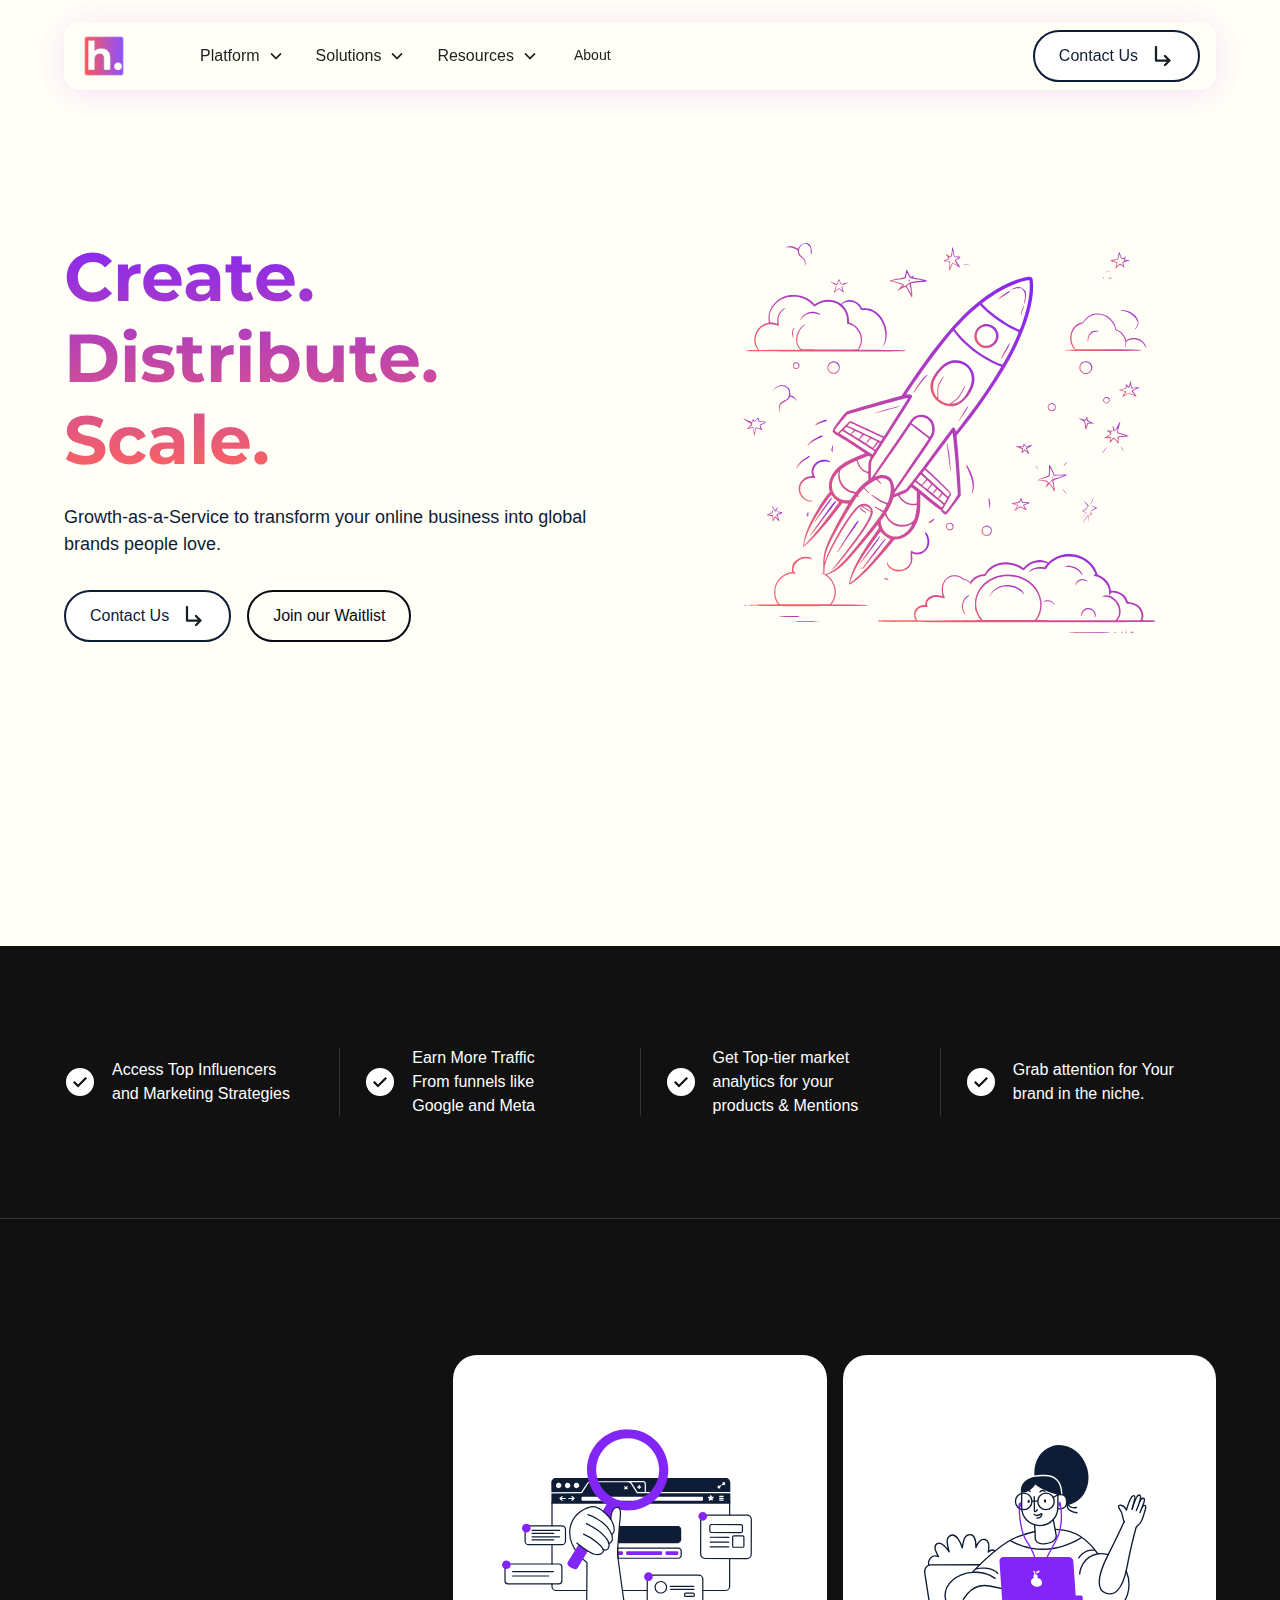
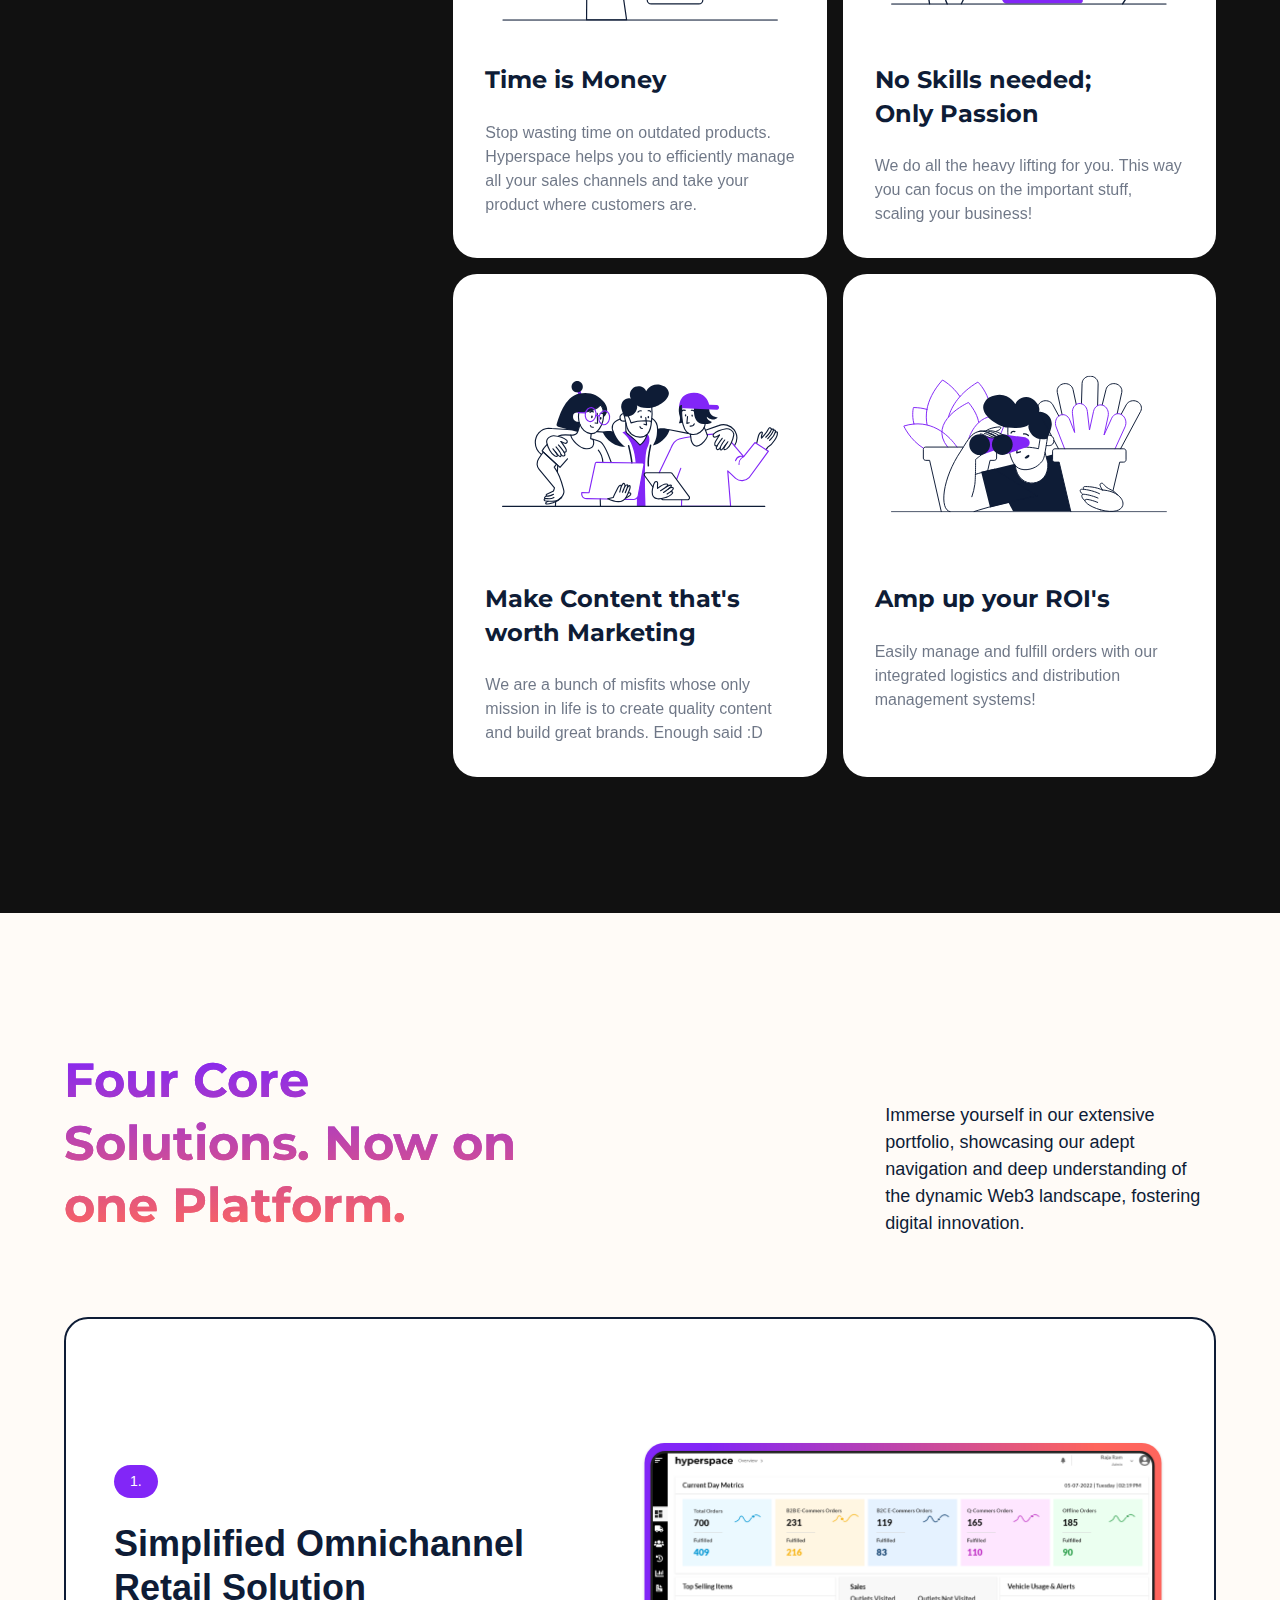
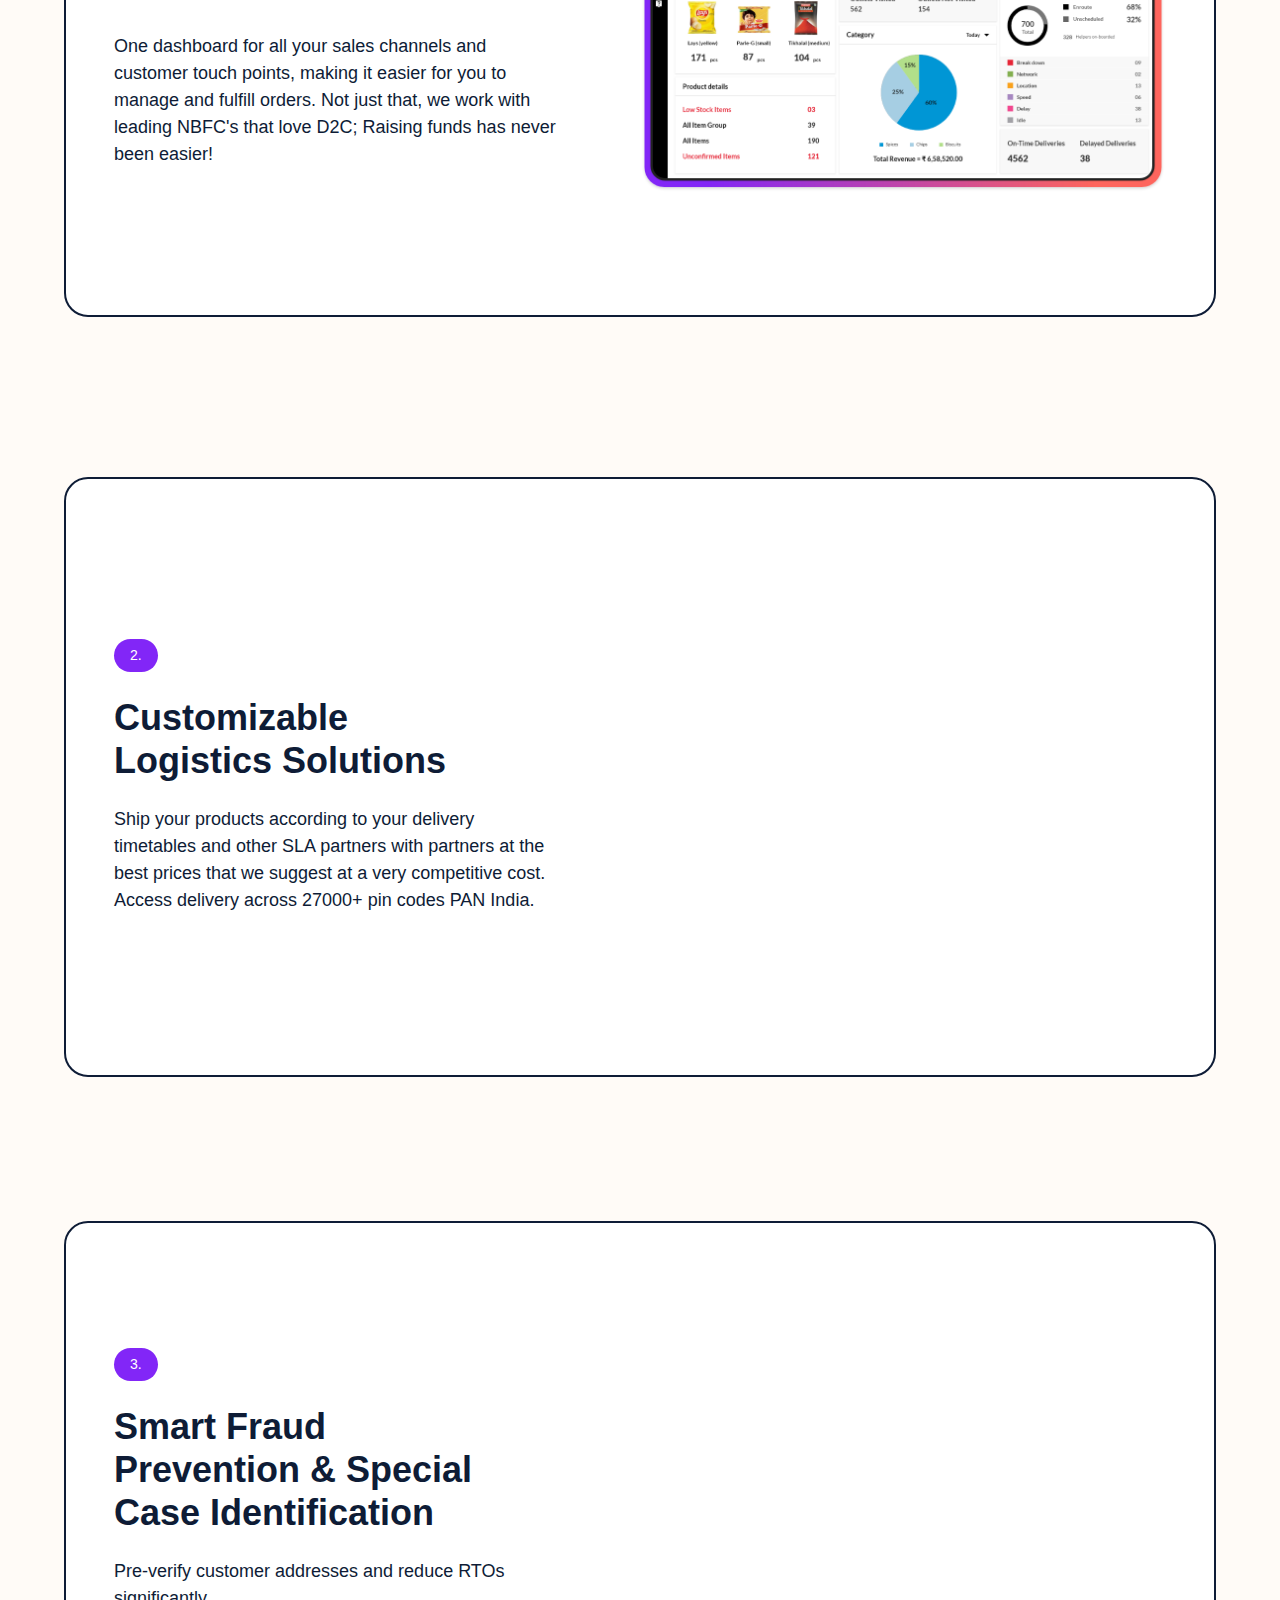
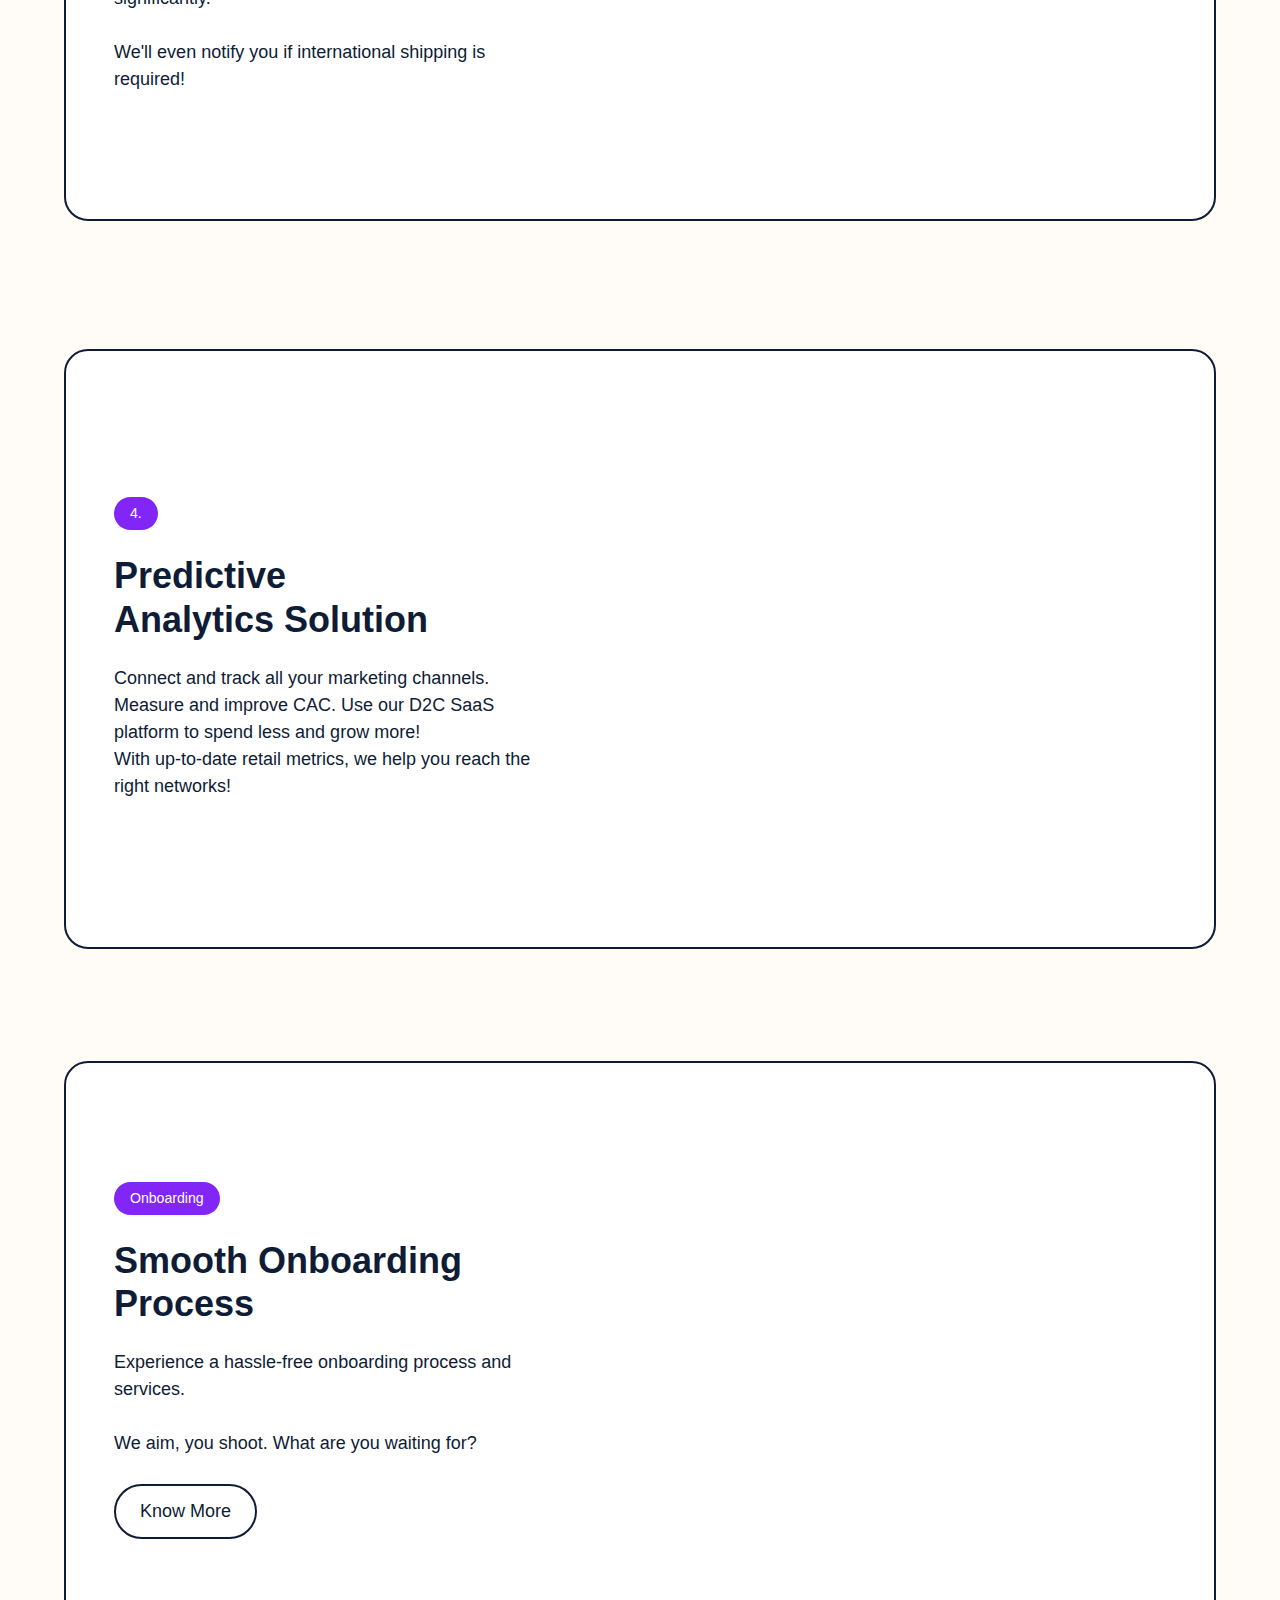
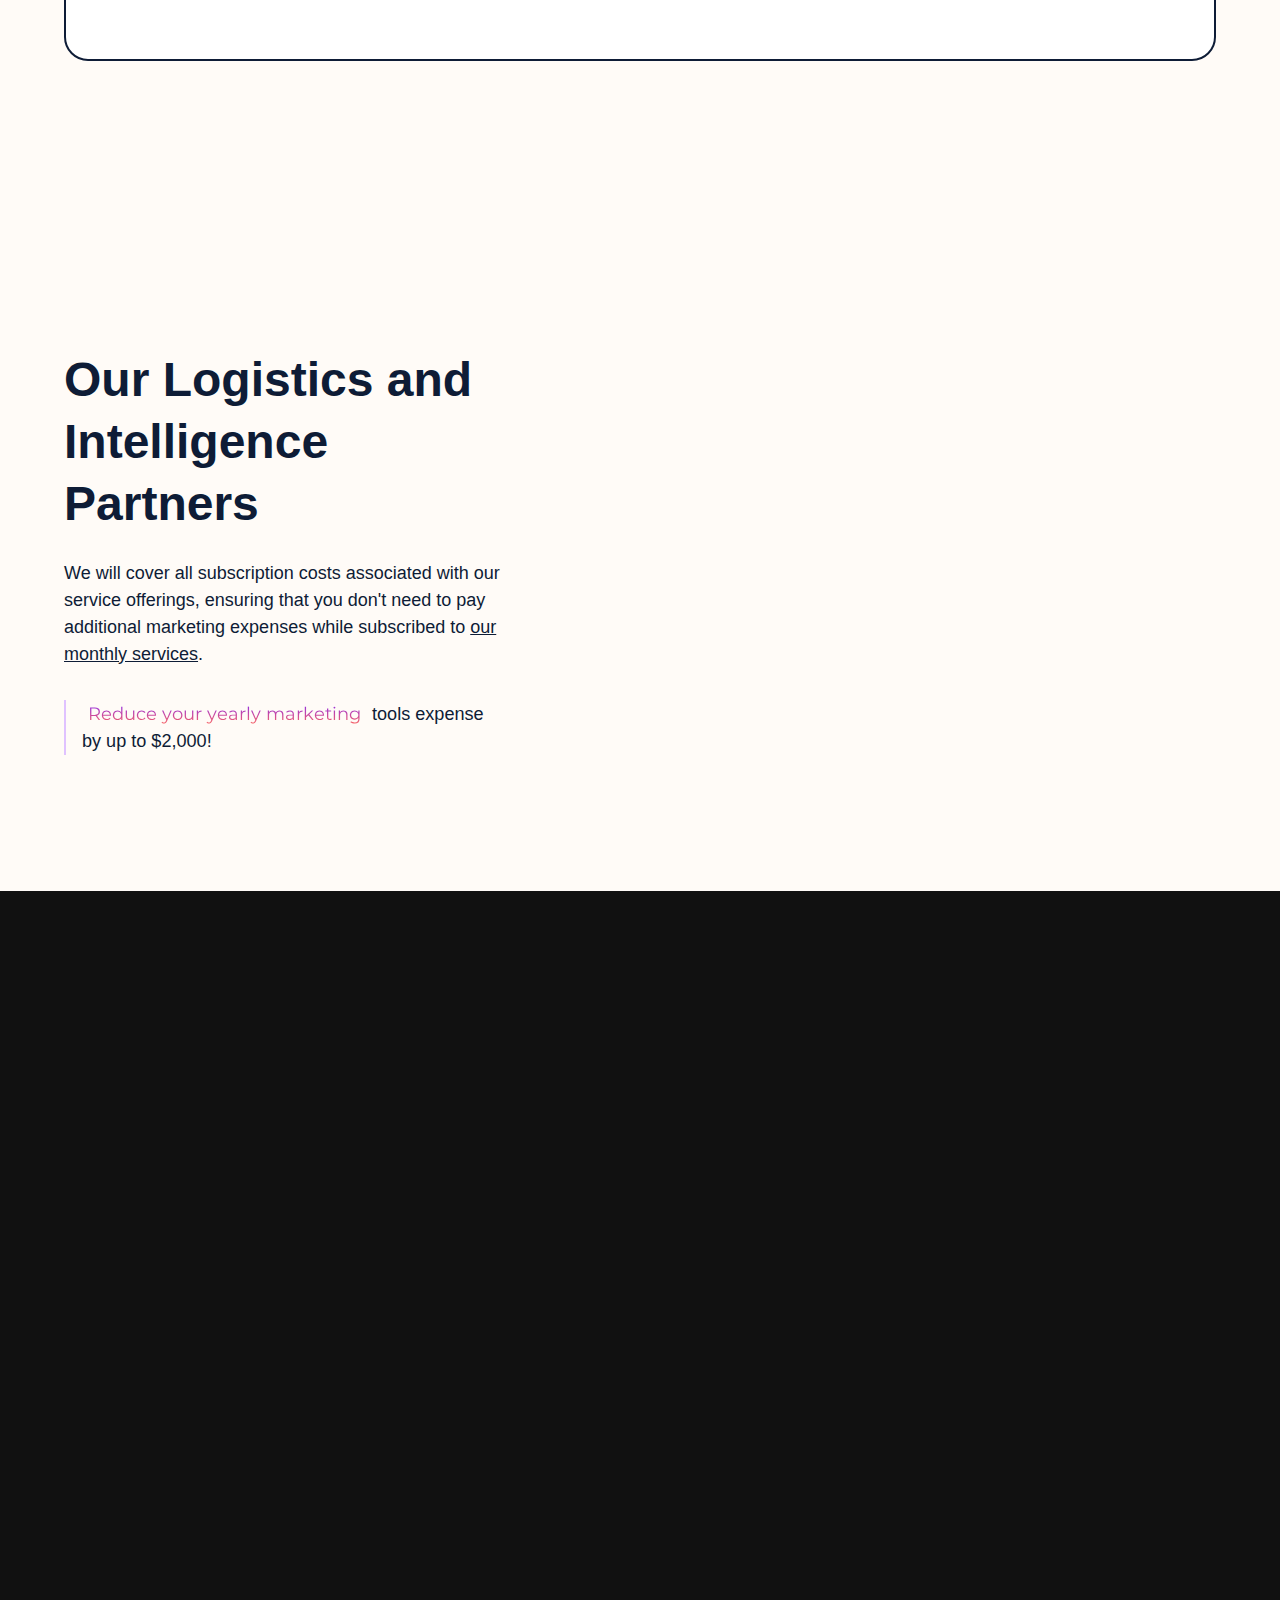
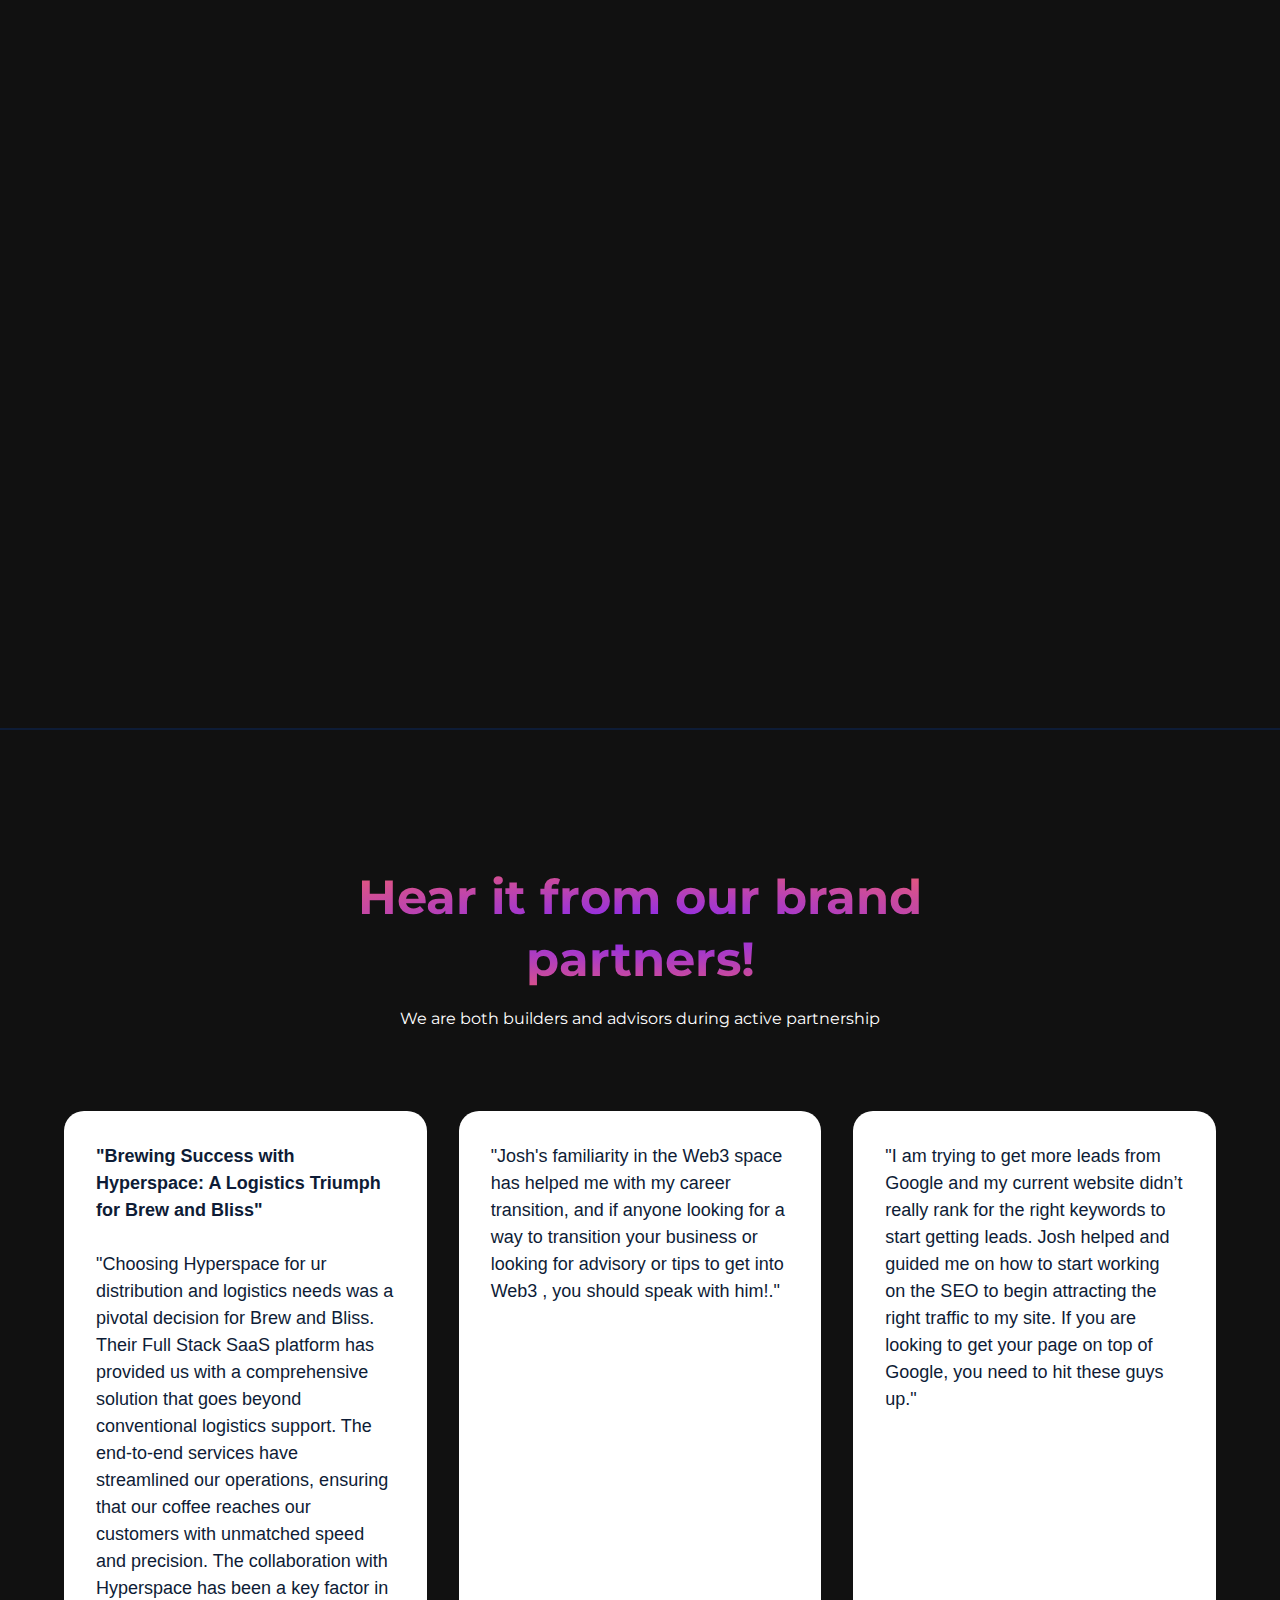
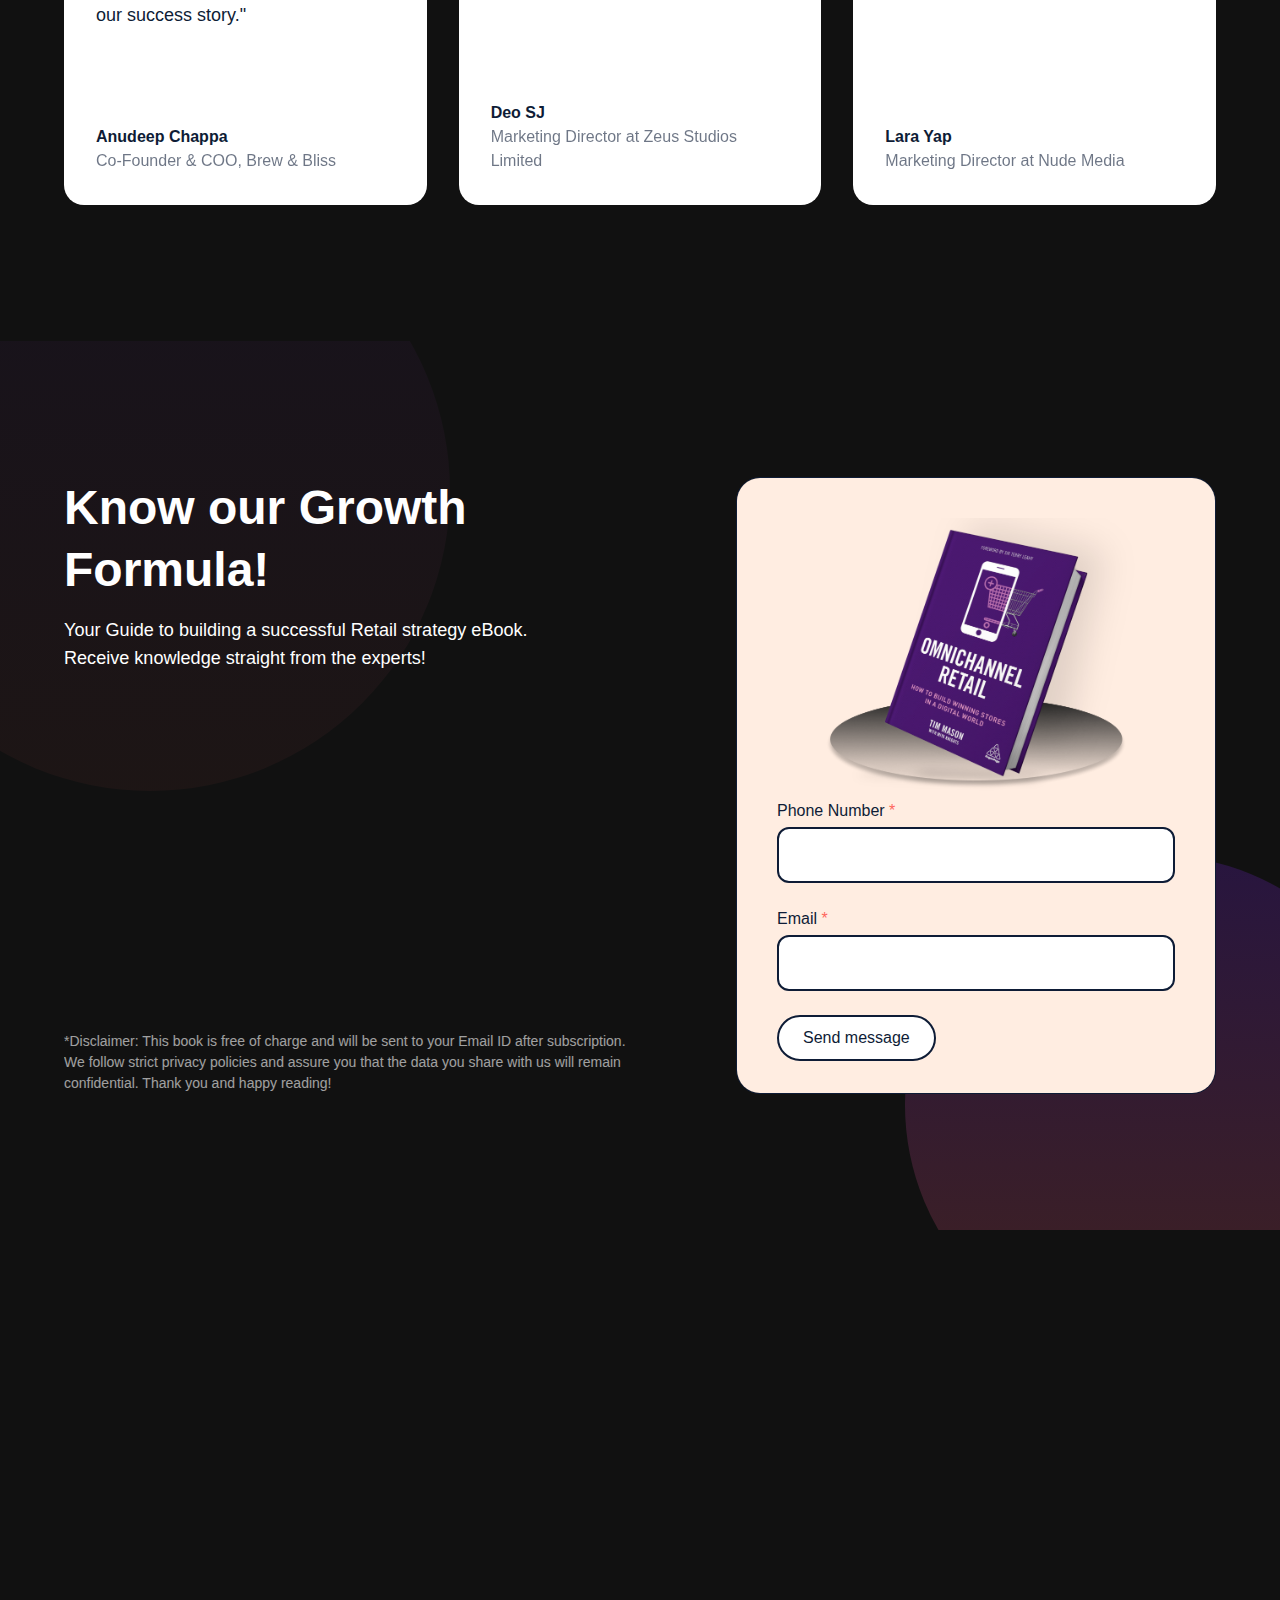
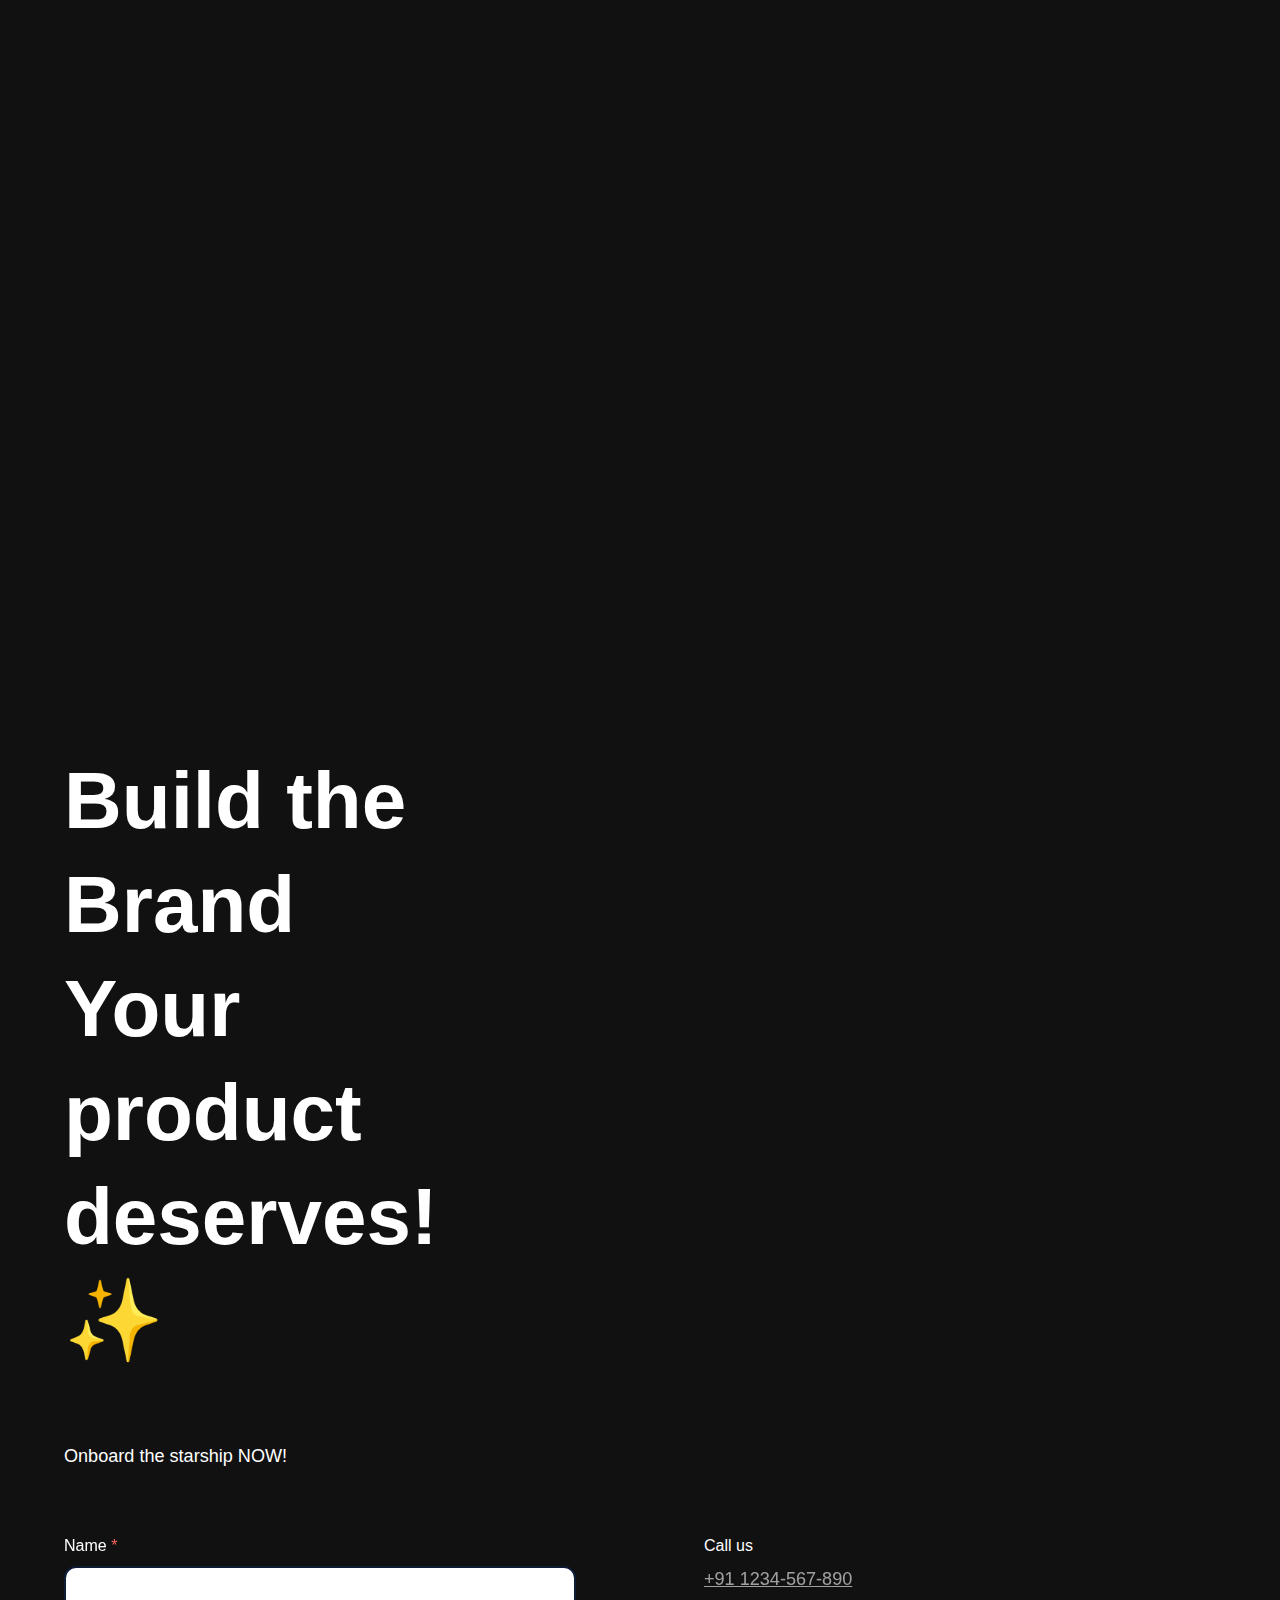
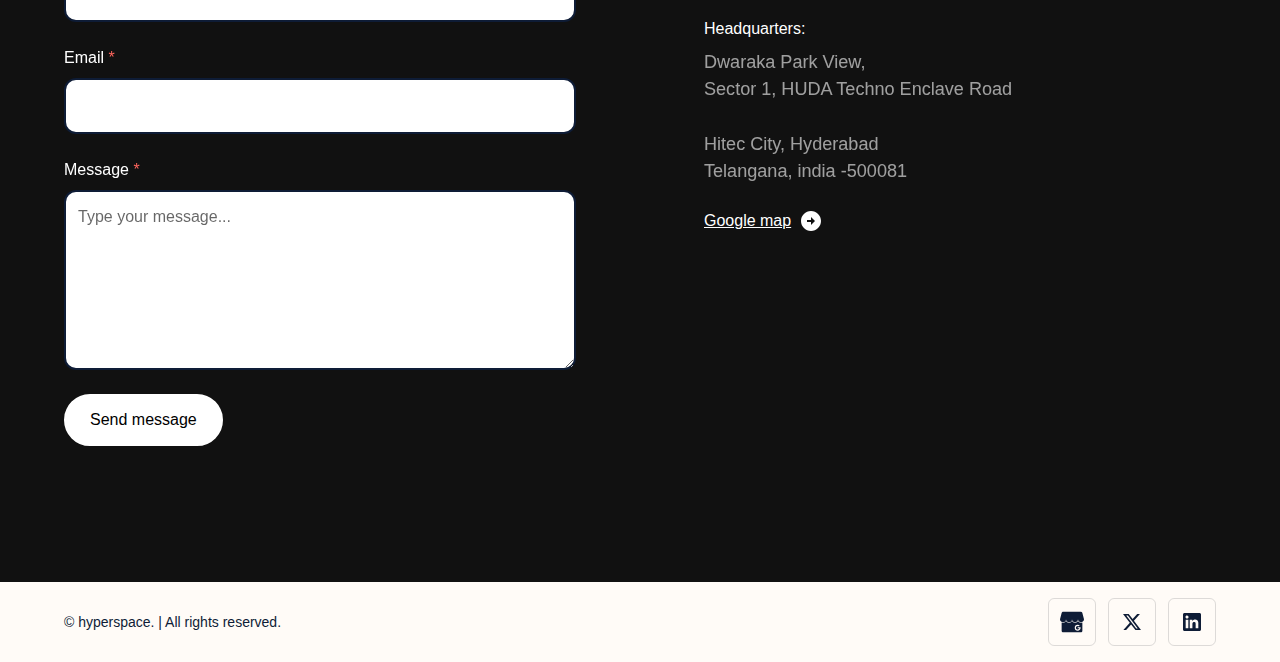
<file: index.html>
<!DOCTYPE html>
<html>
<head>
<meta charset="utf-8"/>
<title>Blitzcaling Brands and helping them Grow! | Retail & Growth Platform</title>
<meta content="Hyperspace is a Growth Enabling platform for fast growth through brand management, courier aggregation, &amp; access to high level marketing analytics " name="description"/>
<meta content="Hyperspace: Growth Platform for Fast Scaling" property="og:title"/>
<meta content="/assets-global.website-files.com/6516b297df32f02c5095e655/65547db9be9143acefe4d2d6_Solid%20Metrics%20OG%20(2).png" property="og:image"/>
<link href="/assets-global.website-files.com/6516b297df32f02c5095e655/css/solid-metrics.webflow.927d710ff.css" rel="stylesheet" type="text/css"/>
<link rel="preconnect" href="https://fonts.googleapis.com">
<link rel="preconnect" href="https://fonts.gstatic.com" crossorigin>
<link href="https://fonts.googleapis.com/css2?family=Montserrat:ital,wght@0,100;0,400;0,500;0,600;0,700;0,800;0,900;1,100;1,300;1,400;1,500;1,600;1,700;1,800;1,900&display=swap" rel="stylesheet">
<style>
@media (min-width:992px) 
{
  html.w-mod-js:not(.w-mod-ix) [data-w-id="fbe21561-f88d-dbe8-00aa-e7d99c3efe28"] {opacity:0;}html.w-mod-js:not(.w-mod-ix) [data-w-id="fbe21561-f88d-dbe8-00aa-e7d99c3efe34"] {opacity:0;}html.w-mod-js:not(.w-mod-ix) [data-w-id="69335c1a-c4da-6f96-a6bb-1c18aacae48d"] {opacity:0;}html.w-mod-js:not(.w-mod-ix) [data-w-id="df7b8852-67f3-fcbb-7aeb-153ec4449ec2"] {opacity:0;}html.w-mod-js:not(.w-mod-ix) [data-w-id="2ecd12aa-d427-e5e7-e8dc-de1d45c92fce"] {opacity:0;}html.w-mod-js:not(.w-mod-ix) [data-w-id="ea514e30-250e-316f-21b3-6ccfded42c94"] {opacity:0;}html.w-mod-js:not(.w-mod-ix) [data-w-id="b99ed84e-bea1-8a9a-07b3-88d143f76736"] {opacity:0;}html.w-mod-js:not(.w-mod-ix) [data-w-id="9e0dc796-72e4-cebd-d17f-7bdb6334338d"] {opacity:0;}html.w-mod-js:not(.w-mod-ix) [data-w-id="3462f1c9-d723-1fc2-ec70-0af951d70a45"] {opacity:0;}}@media (max-width:991px) and (min-width:768px) {html.w-mod-js:not(.w-mod-ix) [data-w-id="fbe21561-f88d-dbe8-00aa-e7d99c3efe28"] {opacity:0;}html.w-mod-js:not(.w-mod-ix) [data-w-id="fbe21561-f88d-dbe8-00aa-e7d99c3efe34"] {opacity:0;}html.w-mod-js:not(.w-mod-ix) [data-w-id="69335c1a-c4da-6f96-a6bb-1c18aacae48d"] {opacity:0;}html.w-mod-js:not(.w-mod-ix) [data-w-id="df7b8852-67f3-fcbb-7aeb-153ec4449ec2"] {opacity:0;}html.w-mod-js:not(.w-mod-ix) [data-w-id="2ecd12aa-d427-e5e7-e8dc-de1d45c92fce"] {opacity:0;}html.w-mod-js:not(.w-mod-ix) [data-w-id="ea514e30-250e-316f-21b3-6ccfded42c94"] {opacity:0;}html.w-mod-js:not(.w-mod-ix) [data-w-id="b99ed84e-bea1-8a9a-07b3-88d143f76736"] {opacity:0;}html.w-mod-js:not(.w-mod-ix) [data-w-id="9e0dc796-72e4-cebd-d17f-7bdb6334338d"] {opacity:0;}html.w-mod-js:not(.w-mod-ix) [data-w-id="3462f1c9-d723-1fc2-ec70-0af951d70a45"] {opacity:0;}}</style><script type="text/javascript">!function(o,c){var n=c.documentElement,t=" w-mod-";n.className+=t+"js",("ontouchstart"in o||o.DocumentTouch&&c instanceof DocumentTouch)&&(n.className+=t+"touch")}(window,document);</script><link href="/assets-global.website-files.com/6516b297df32f02c5095e655/6555ab031f91a5f72f4f5e4d_SOLID_M(favicon).png" rel="shortcut icon" type="image/x-icon"/><link href="https://assets-global.website-files.com/6516b297df32f02c5095e655/655340853a4d6b932aeab9aa_SOLID_Metrics_official_logo.svg" rel="apple-touch-icon"/><link href="https://www.solidmetrics.co/" rel="canonical"/><script async="" src="https://www.googletagmanager.com/gtag/js?id=G-0NLR1CM0MV"></script>
<style>
  * {
  -webkit-font-smoothing: antialiased;
  -moz-osx-font-smoothing: grayscale;
  -o-font-smoothing: antialiased;
}
</style>
</head>
<body>
  <div class="page-wrapper"><div class="global-styles w-embed">
    <style>

  /* Focus state style for keyboard navigation for the focusable elements */
  *[tabindex]:focus-visible,
  input[type="file"]:focus-visible {
    outline: 0.125rem solid #4d65ff;
    outline-offset: 0.125rem;
  }

  /* Get rid of top margin on first element in any rich text element */
  .w-richtext > :not(div):first-child, .w-richtext > div:first-child > :first-child {
    margin-top: 0 !important;
  }

  /* Get rid of bottom margin on last element in any rich text element */
  .w-richtext>:last-child, .w-richtext ol li:last-child, .w-richtext ul li:last-child {
    margin-bottom: 0 !important;
  }

  /* Prevent all click and hover interaction with an element */
  .pointer-events-off {
    pointer-events: none;
  }

  /* Enables all click and hover interaction with an element */
  .pointer-events-on {
    pointer-events: auto;
  }

  /* Create a class of .div-square which maintains a 1:1 dimension of a div */
  .div-square::after {
    content: "";
    display: block;
    padding-bottom: 100%;
  }

  /* Make sure containers never lose their center alignment */
  .container-medium,.container-small, .container-large {
    margin-right: auto !important;
    margin-left: auto !important;
  }

  /* 
  Make the following elements inherit typography styles from the parent and not have hardcoded values. 
  Important: You will not be able to style for example "All Links" in Designer with this CSS applied.
  Uncomment this CSS to use it in the project. Leave this message for future hand-off.
  */
  /*
  a,
  .w-input,
  .w-select,
  .w-tab-link,
  .w-nav-link,
  .w-dropdown-btn,
  .w-dropdown-toggle,
  .w-dropdown-link {
  color: inherit;
  text-decoration: inherit;
  font-size: inherit;
  }
  */

  /* Apply "..." after 3 lines of text */
  .text-style-3lines {
    display: -webkit-box;
    overflow: hidden;
    -webkit-line-clamp: 3;
    -webkit-box-orient: vertical;
  }

  /* Apply "..." after 2 lines of text */
  .text-style-2lines {
    display: -webkit-box;
    overflow: hidden;
    -webkit-line-clamp: 2;
    -webkit-box-orient: vertical;
  }

  /* Adds inline flex display */
  .display-inlineflex {
    display: inline-flex;
  }

  /* These classes are never overwritten */
  .hide {
    display: none !important;
  }

  @media screen and (max-width: 991px) {
    .hide, .hide-tablet {
      display: none !important;
    }
  }
  @media screen and (max-width: 767px) {
    .hide-mobile-landscape{
      display: none !important;
    }
  }
  @media screen and (max-width: 479px) {
    .hide-mobile{
      display: none !important;
    }
  }

  .margin-0 {
    margin: 0rem !important;
  }

  .padding-0 {
    padding: 0rem !important;
  }

  .spacing-clean {
    padding: 0rem !important;
    margin: 0rem !important;
  }

  .margin-top {
    margin-right: 0rem !important;
    margin-bottom: 0rem !important;
    margin-left: 0rem !important;
  }

  .padding-top {
    padding-right: 0rem !important;
    padding-bottom: 0rem !important;
    padding-left: 0rem !important;
  }

  .margin-right {
    margin-top: 0rem !important;
    margin-bottom: 0rem !important;
    margin-left: 0rem !important;
  }

  .padding-right {
    padding-top: 0rem !important;
    padding-bottom: 0rem !important;
    padding-left: 0rem !important;
  }

  .margin-bottom {
    margin-top: 0rem !important;
    margin-right: 0rem !important;
    margin-left: 0rem !important;
  }

  .padding-bottom {
    padding-top: 0rem !important;
    padding-right: 0rem !important;
    padding-left: 0rem !important;
  }

  .margin-left {
    margin-top: 0rem !important;
    margin-right: 0rem !important;
    margin-bottom: 0rem !important;
  }

  .padding-left {
    padding-top: 0rem !important;
    padding-right: 0rem !important;
    padding-bottom: 0rem !important;
  }

  .margin-horizontal {
    margin-top: 0rem !important;
    margin-bottom: 0rem !important;
  }

  .padding-horizontal {
    padding-top: 0rem !important;
    padding-bottom: 0rem !important;
  }

  .margin-vertical {
    margin-right: 0rem !important;
    margin-left: 0rem !important;
  }

  .padding-vertical {
    padding-right: 0rem !important;
    padding-left: 0rem !important;
  }

  /* Apply "..." at 100% width */
  .truncate-width { 
    width: 100%; 
    white-space: nowrap; 
    overflow: hidden; 
    text-overflow: ellipsis; 
  }
  /* Removes native scrollbar */
  .no-scrollbar {
    -ms-overflow-style: none;
    overflow: -moz-scrollbars-none; 
  }

  .no-scrollbar::-webkit-scrollbar {
    display: none;
  }

  /* Data Atribute Style */
  [secondary="true"]{
    background: none;
    border: 2px solid #090914;
    color: #090914;
  }

  .button[alternate="true"]{
    background: #FFFFFF;
    color: var(--black);
    border-color: #FFFFFF;
  }

  [no-margin-bottom="true"]{
    margin-bottom: 0rem
  }

  [no-line-divider="true"]{
    border-bottom: 0;
    padding-bottom: 0;
  }

  [ch-display="true"] .content-header_title-wrap>h2,
  [title-display="true"]{
    font-size: 5rem;
  }

  @media (max-width: 475px) {
    /* Your CSS rules for elements with a maximum width of 475px */
    [ch-display="true"] .content-header_title-wrap>h2,
    [title-display="true"]{
      font-size: 2.5rem;
    }
  }

  a[alternate="true"]{
    color: #FFF;
  }
  [secondary-card="true"]{
    background: var(--bred-red-lighter);
    border-color: var(--brand-red);
  }
  [secondary-card="true"] .use-case_tag{
    color: var(--brand-red);
  }

  [title-text-balance="true"] .content-header_title-wrap{
    text-wrap: balance;
  }

  [desc-text-balance="true"] .content-header_desc-wrap{
    text-wrap: balance;
  }
  /* End of Data Atribute Style */

  [class*="--cl-3"] {
    display: -webkit-box;
    -webkit-line-clamp: 3;
    -webkit-box-orient: vertical;  
    overflow: hidden;
  }

  [class*="--cl-2"] {
    display: -webkit-box;
    -webkit-line-clamp: 2;
    -webkit-box-orient: vertical;  
    overflow: hidden;
  }

  .keypoint_item{
    text-wrap: balance
  }

  .text-balance{
    text-wrap: balance;
  }

  .page-wrapper{
    overflow: clip;
  }

  [tbl="true"]{
    text-wrap: balance;
  }

  .text-rich-text.w-richtext table{
    width: 100%;
  }

  .text-rich-text.w-richtext table tr td,
  .tg td{
    font-family: var(--table-font)
  }

  .disabled{
    pointer-events: none
  }

</style>
</div>
<div class="navbar_fixed">
  <div data-animation="default" class="navbar_component w-nav" data-easing2="ease" fs-scrolldisable-element="smart-nav" data-easing="ease" data-collapse="medium" data-w-id="1d2a35b6-1848-2469-6c8d-f4fcd2a7ba7d" role="banner" data-duration="400">
    <div class="navbar_container">
      <a href="/" aria-current="page" class="navbar_logo-link">
        <img class="navbar_logo" src="/assets-global.website-files.com/6516b297df32f02c5095e655/h.__1_-removebg-preview.png" loading="lazy" width="70" height="48" alt=""/></a>
      <nav role="navigation" class="navbar_menu w-nav-menu">
        <div class="navbar_menu-left">
          <div data-hover="true" data-delay="200" data-w-id="408f03d5-49d8-7390-7abb-6018cf4d3e85" class="navbar_dropdown w-dropdown">
            <div class="navbar_dropdown-toggle w-dropdown-toggle">
              <div class="dropdown-icon w-embed"><svg width=" 100%" height=" 100%" viewBox="0 0 16 16" fill="none" xmlns="http://www.w3.org/2000/svg">
                <path fill-rule="evenodd" clip-rule="evenodd" d="M2.55806 6.29544C2.46043 6.19781 2.46043 6.03952 2.55806 5.94189L3.44195 5.058C3.53958 4.96037 3.69787 4.96037 3.7955 5.058L8.00001 9.26251L12.2045 5.058C12.3021 4.96037 12.4604 4.96037 12.5581 5.058L13.4419 5.94189C13.5396 6.03952 13.5396 6.19781 13.4419 6.29544L8.17678 11.5606C8.07915 11.6582 7.92086 11.6582 7.82323 11.5606L2.55806 6.29544Z" fill="currentColor"/>
              </svg>
            </div>
            <div>Platform</div>
          </div>
          <nav class="navbar_dropdown-list w-dropdown-list">
            <a href="/hyperspace-main/brand-management.html" class="navbar_dropdown-link w-dropdown-link">Brand Management</a>
          </nav>
        </div>
          <div data-hover="true" data-delay="200" data-w-id="408f03d5-49d8-7390-7abb-6018cf4d3e85" class="navbar_dropdown w-dropdown">
            <div class="navbar_dropdown-toggle w-dropdown-toggle">
              <div class="dropdown-icon w-embed"><svg width=" 100%" height=" 100%" viewBox="0 0 16 16" fill="none" xmlns="http://www.w3.org/2000/svg">
                <path fill-rule="evenodd" clip-rule="evenodd" d="M2.55806 6.29544C2.46043 6.19781 2.46043 6.03952 2.55806 5.94189L3.44195 5.058C3.53958 4.96037 3.69787 4.96037 3.7955 5.058L8.00001 9.26251L12.2045 5.058C12.3021 4.96037 12.4604 4.96037 12.5581 5.058L13.4419 5.94189C13.5396 6.03952 13.5396 6.19781 13.4419 6.29544L8.17678 11.5606C8.07915 11.6582 7.92086 11.6582 7.82323 11.5606L2.55806 6.29544Z" fill="currentColor"/>
              </svg>
            </div>
            <div>Solutions</div>
          </div>
          <nav class="navbar_dropdown-list w-dropdown-list">
            <a href="/hyperspace-main/courier-aggregation.html" class="navbar_dropdown-link w-dropdown-link">Courier Aggregation</a>
            <a href="/crypto-community-manager" class="navbar_dropdown-link w-dropdown-link">Marketing Intelligence</a>
          </nav>
        </div>
        <div data-hover="true" data-delay="200" data-w-id="49460450-ab9e-f7f6-c0fc-403664c24554" class="navbar_dropdown w-dropdown">
          <div class="navbar_dropdown-toggle w-dropdown-toggle"><div class="dropdown-icon w-embed">
            <svg width=" 100%" height=" 100%" viewBox="0 0 16 16" fill="none" xmlns="http://www.w3.org/2000/svg">
              <path fill-rule="evenodd" clip-rule="evenodd" d="M2.55806 6.29544C2.46043 6.19781 2.46043 6.03952 2.55806 5.94189L3.44195 5.058C3.53958 4.96037 3.69787 4.96037 3.7955 5.058L8.00001 9.26251L12.2045 5.058C12.3021 4.96037 12.4604 4.96037 12.5581 5.058L13.4419 5.94189C13.5396 6.03952 13.5396 6.19781 13.4419 6.29544L8.17678 11.5606C8.07915 11.6582 7.92086 11.6582 7.82323 11.5606L2.55806 6.29544Z" fill="currentColor"/>
            </svg>
          </div>
          <div>Resources</div>
        </div>
        <nav class="navbar_dropdown-list w-dropdown-list"><a href="/hyperspace-main/blog.html" class="navbar_dropdown-link w-dropdown-link">Blogs</a>
          <a href="/news" class="navbar_dropdown-link w-dropdown-link">F.A.Qs</a>
        </nav>
      </div>
      <a href="about.html" class="navbar_link w-nav-link">About</a>
    </div>
    <div class="navbar_menu-right"><a rel="nofollow" secondary="" alternate="" data-w-id="1d2a35b6-1848-2469-6c8d-f4fcd2a7ba8e" href="/index.html" target="_blank" class="button is-icon w-inline-block">
      <div>Contact Us</div>
      <img src="/assets-global.website-files.com/6516b297df32f02c5095e655/651bd6ca5754a33d9bcc6cf0_Ic%20Enter%20Black.svg" loading="lazy" alt="" class="icon-embed-xsmall"/></a></div></nav>
      <div class="navbar_menu-button w-nav-button">
        <div class="menu-icon">
          <div class="menu-icon_line-top"></div>
          <div class="menu-icon_line-middle">
            <div class="menu-icon_line-middle-inner"></div>
          </div>
            <div class="menu-icon_line-bottom"></div>
          </div></div></div>
          <div class="navbar_background"></div>
        </div>
      </div>
          
<main class="main-wrapper">
  <header class="section_hero">
    <div class="padding-global">
      <div class="container-large">
        <div class="hero_layout">
          <div class="w-layout-grid hero_component">
            <div class="hero_content">
              <div class="margin-bottom margin-small">
                <h1 class="hero_text">Create. <br> Distribute.<br> Scale. </h1>
              </div>
              <p class="card-content-b_desc">Growth-as-a-Service to transform your online business into global brands people love.</p>
              <div class="margin-top margin-medium">
                <div class="button-group is-center-tablet">
                  <a rel="nofollow" data-w-id="8dcc4d66-e3f2-88ba-72e4-0f9525769450" href="https://solidmetrics.youcanbook.me" target="_blank" class="button is-icon w-inline-block">
                    <div>Contact Us</div>
                    <img src="/assets-global.website-files.com/6516b297df32f02c5095e655/651bd6ca5754a33d9bcc6cf0_Ic%20Enter%20Black.svg" loading="lazy" alt="" class="icon-embed-xsmall"/></a>
                    <a rel="nofollow" secondary="true" alternate="" href="https://t.me/" target="_blank" class="button is-icon w-inline-block">
                      <div>Join our Waitlist</div>
                    </a></div></div></div>
                    <div class="hero_image-wrapper">
                      <div id="hero-lottie" class="hero_image-show-on-desktop">
                        <img src="/assets-global.website-files.com/6516b297df32f02c5095e655/hero_SVG.svg" loading="eager" width="1379" height="494" alt="hero_svgs"/>
                      </div>
                    </div>
                  </div>
                  <div data-w-id="9dae4ffd-8b5d-2375-659d-cc5a0f987594" class="w-layout-grid logo_list">
                    <div id="w-node-_9dae4ffd-8b5d-2375-659d-cc5a0f987595-0f987594" data-w-id="9dae4ffd-8b5d-2375-659d-cc5a0f987595" class="logo_wrapper">
                      <div class="icon-embed-custom is-logo w-embed">
                        <svg xmlns="http://www.w3.org/2000/svg" width="100%" height="100%" viewBox="0 0 838 236" fill="none" preserveAspectRatio="xMidYMid meet" aria-hidden="true" role="img">
                        </svg>
                      </div>
                    </div>
                  </svg>
                </div>
              </div>
            </div>
          </div>
        </div>
    </div>
</header>

<section class="section_keypoint">
  <div class="padding-global">
    <div class="container-large">
      <div data-w-id="779c5695-69bb-a8fd-665a-91f493695265" class="keypoint_component">
        <div class="keypoint_item"><div class="keypoint_icon-base">
          <div class="icon-embed-small w-embed">
            <svg xmlns="http://www.w3.org/2000/svg" xmlns:xlink="http://www.w3.org/1999/xlink" aria-hidden="true" role="img" class="iconify iconify--carbon" width="100%" height="100%" preserveAspectRatio="xMidYMid meet" viewBox="0 0 32 32">
              <path fill="currentColor" d="M16 2a14 14 0 1 0 14 14A14 14 0 0 0 16 2Zm-2 19.59l-5-5L10.59 15L14 18.41L21.41 11l1.596 1.586Z"></path>
              <path fill="none" d="m14 21.591l-5-5L10.591 15L14 18.409L21.41 11l1.595 1.585L14 21.591z"></path>
            </svg>
          </div>
        </div>
        <p>Access Top Influencers and Marketing Strategies</p>
      </div>
      <div class="divider-on-dark hide-tablet"></div>
      <div class="keypoint_item">
        <div class="keypoint_icon-base">
          <div class="icon-embed-small w-embed">
            <svg xmlns="http://www.w3.org/2000/svg" xmlns:xlink="http://www.w3.org/1999/xlink" aria-hidden="true" role="img" class="iconify iconify--carbon" width="100%" height="100%" preserveAspectRatio="xMidYMid meet" viewBox="0 0 32 32">
              <path fill="currentColor" d="M16 2a14 14 0 1 0 14 14A14 14 0 0 0 16 2Zm-2 19.59l-5-5L10.59 15L14 18.41L21.41 11l1.596 1.586Z"></path>
              <path fill="none" d="m14 21.591l-5-5L10.591 15L14 18.409L21.41 11l1.595 1.585L14 21.591z"></path>
            </svg>
          </div>
        </div>
        <p>Earn More Traffic From funnels like Google and Meta</p>
      </div>
      <div class="divider-on-dark hide-tablet"></div>
      <div class="keypoint_item">
        <div class="keypoint_icon-base">
          <div class="icon-embed-small w-embed">
            <svg xmlns="http://www.w3.org/2000/svg" xmlns:xlink="http://www.w3.org/1999/xlink" aria-hidden="true" role="img" class="iconify iconify--carbon" width="100%" height="100%" preserveAspectRatio="xMidYMid meet" viewBox="0 0 32 32">
              <path fill="currentColor" d="M16 2a14 14 0 1 0 14 14A14 14 0 0 0 16 2Zm-2 19.59l-5-5L10.59 15L14 18.41L21.41 11l1.596 1.586Z"></path>
              <path fill="none" d="m14 21.591l-5-5L10.591 15L14 18.409L21.41 11l1.595 1.585L14 21.591z"></path>
            </svg>
          </div>
        </div>
        <p>Get Top-tier market analytics for your products &amp; Mentions</p>
      </div>
      <div class="divider-on-dark hide-tablet"></div>
      <div class="keypoint_item">
        <div class="keypoint_icon-base">
          <div class="icon-embed-small w-embed">
            <svg xmlns="http://www.w3.org/2000/svg" xmlns:xlink="http://www.w3.org/1999/xlink" aria-hidden="true" role="img" class="iconify iconify--carbon" width="100%" height="100%" preserveAspectRatio="xMidYMid meet" viewBox="0 0 32 32">
              <path fill="currentColor" d="M16 2a14 14 0 1 0 14 14A14 14 0 0 0 16 2Zm-2 19.59l-5-5L10.59 15L14 18.41L21.41 11l1.596 1.586Z"></path>
              <path fill="none" d="m14 21.591l-5-5L10.591 15L14 18.409L21.41 11l1.595 1.585L14 21.591z"></path>
            </svg>
          </div>
        </div>
        <p>Grab attention for Your brand in the niche. </p>
      </div>
    </div>
  </div>
</div>
</section>

<section class="section_com-manager">
  <div class="padding-global">
    <div class="container-large">
      <div class="com-manager_layout">
        <div class="w-layout-grid com-manager_grid">
          <div id="w-node-b6ffd6d4-6f34-7632-8297-572f0d38cfd5-b427d6a9" class="com-manager_title-wrap">
            <div data-w-id="69335c1a-c4da-6f96-a6bb-1c18aacae48d" class="com-manager_sticky">
              <h2> <span class="span-title-accent"><strong>Our</strong> <br><strong>Growth solutions</strong></span></h2>
              <div class="spacer-small"></div>
              <p class="card-content-b_desc">We offer solutions tailored to your requirements!</p>
            </div>
          </div>
          <div class="com-manager_card-small-content">
            <div class="com-manager_card-small-content-top">
              <div class="com-manager_img-wrap">
                <img src="/assets-global.website-files.com/6516b297df32f02c5095e655/6553361d304c75996b171f48_search_outline%20I.svg" loading="lazy" width="276" height="276" alt="a magnifier searching up google"/></div>
                <h3 class="heading-style-h5 text-balance">Time is Money</h3>
                <div class="spacer-small"></div>
                <p class="com-manager_desc">Stop wasting time on outdated products. Hyperspace helps you to efficiently manage all your sales channels and take your product where customers are.</p>
              </div>
            </div>
            <div class="com-manager_card-small-content">
              <div class="com-manager_card-small-content-top">
                <div class="com-manager_img-wrap">
                  <img src="/assets-global.website-files.com/6516b297df32f02c5095e655/6553361d475fdf80e2fbda85_support_outline%20I.svg" loading="lazy" width="276" height="276" alt="a lady waving hi while using her laptop"/>
                </div>
                <h3 class="heading-style-h5 text-balance">No Skills needed; Only Passion</h3>
                <div class="spacer-small"></div>
                <p class="com-manager_desc">We do all the heavy lifting for you. This way you can focus on the important stuff, scaling your business!</p>
              </div>
            </div>
            <div class="com-manager_card-small-content">
              <div class="com-manager_card-small-content-top">
                <div class="com-manager_img-wrap">
                  <img src="/assets-global.website-files.com/6516b297df32f02c5095e655/6553361a83df287223c620f3_contact%20us_outline%20I.svg" loading="lazy" width="276" height="276" alt="a group of friends discussing"/></div>
                  <h3 class="heading-style-h5 text-balance">Make Content that's worth Marketing</h3><div class="spacer-small">
                  </div><p class="com-manager_desc">We are a bunch of misfits whose only mission in life is to create quality content and build great brands. Enough said :D</p>
                </div>
              </div>
              <div class="com-manager_card-small-content">
                <div class="com-manager_card-small-content-top">
                  <div class="com-manager_img-wrap">
                    <img src="/assets-global.website-files.com/6516b297df32f02c5095e655/6553361d5e0d75755df2fa06_search_outline%20II.svg" loading="lazy" width="276" height="276" alt="a person using a binocular "/></div>
                    <h3 class="heading-style-h5 text-balance">Amp up your ROI's</h3>
                    <div class="spacer-small"></div>
                    <p class="com-manager_desc">Easily manage and fulfill orders with our integrated logistics and distribution management systems!</p>
                  </div>
                </div>
              </div>
            </div>
          </div>
        </div>
      </section>

      <section class="section_proof cc-noborder">
        <div class="padding-global">
          <div class="container-large">
            <div data-w-id="33e729e3-b5be-a943-7cd0-99f08a807c45" class="proof_content-header-wrap">
              <div no-margin-bottom="" class="ch_spacebetween">
                <div class="ch_spacebetween-content">
                  <div class="ch_spacebetween_title-wrap">
                    <h2 class="hero_text">Four Core Solutions. Now on one Platform.</h2>
                  </div>
                  <div id="w-node-_3aec518d-439a-4a7b-8592-79ca08045d27-08045d23" class="ch_spacebetween_desc-wrap">
                    <p class="ch_spacebetween_desc">Immerse yourself in our extensive portfolio, showcasing our adept navigation and deep understanding of the dynamic Web3 landscape, fostering digital innovation.</p>
                  </div>
                </div>
              </div>
            </div>
            <div class="proof_component-wrap">
              <div class="w-layout-grid proof_component">
                <div class="proof_content"><div class="proof_tag">
                  <div>1.</div>
                </div>
                <div class="spacer-small">
                </div>
                <h3 class="proof_title text-balance">Simplified Omnichannel Retail Solution</h3>
                <div class="spacer-small"></div>
                <p class="ch_spacebetween_desc">One dashboard for all your sales channels and customer touch points, making it easier for you to manage and fulfill orders.
                  Not just that, we work with leading NBFC's that love D2C; Raising funds has never been easier!</p>
              </div>
              <div class="proof_image-wrapper">
                <img src="/assets-global.website-files.com/6516b297df32f02c5095e655/dashboard.png" loading="lazy" alt="" class="proof_image"/></div>
              </div>
              <div class="w-layout-grid proof_component _02">
                <div class="proof_content">
                  <div class="proof_tag">
                    <div>2.</div>
                  </div>
                  <div class="spacer-small"></div>
                  <h3 class="proof_title text-balance">Customizable Logistics Solutions</h3>
                  <div class="spacer-small"></div>
                  <p class="ch_spacebetween_desc">Ship your products according to your delivery timetables and other SLA partners with partners at the best prices that we suggest at a very competitive cost.
                    Access delivery across 27000+ pin codes PAN India.</p>
                </div>
                <div class="proof_image-wrapper">
                  <img src="/assets-global.website-files.com/6516b297df32f02c5095e655/courier-aggregation.png" loading="lazy" alt="" class="proof_image"/></div>
                </div>
                <div class="w-layout-grid proof_component _03">
                  <div class="proof_content">
                    <div class="proof_tag">
                      <div>3.</div>
                    </div>
                    <div class="spacer-small"></div>
                    <h3 class="proof_title text-balance">Smart Fraud Prevention & Special Case Identification</h3>
                    <div class="spacer-small"></div>
                    <p class="ch_spacebetween_desc">Pre-verify customer addresses and reduce RTOs significantly.
<br><br>
                      We'll even notify you if international shipping is required!</p>
                  </div>
                  <div class="proof_image-wrapper">
                    <img src="/assets-global.website-files.com/6516b297df32f02c5095e655/dashboard3.png" loading="lazy" alt="" class="proof_image"/></div>
                  </div>
                  <div class="w-layout-grid proof_component _04">
                    <div class="proof_content">
                      <div class="proof_tag">
                        <div>4.</div>
                      </div>
                      <div class="spacer-small"></div>
                      <h3 class="proof_title text-balance">Predictive Analytics Solution</h3>
                      <div class="spacer-small"></div>
                      <p class="ch_spacebetween_desc">Connect and track all your marketing channels. Measure and improve CAC. Use our D2C SaaS platform to spend less and grow more!
<br>
                        With up-to-date retail metrics, we help you reach the right networks!</p>
                    </div>
                    <div class="proof_image-wrapper">
                      <img src="/assets-global.website-files.com/6516b297df32f02c5095e655/dashboard4.png" loading="lazy" alt="" class="proof_image"/>
                    </div>
                  </div>
                  <div class="w-layout-grid proof_component _05">
                    <div class="proof_content">
                      <div class="proof_tag">
                        <div>Onboarding</div>
                      </div><div class="spacer-small">
                      </div>
                      <h3 class="proof_title text-balance">Smooth Onboarding Process</h3>
                      <div class="spacer-small"></div>
                      <p class="ch_spacebetween_desc">Experience a hassle-free onboarding process and services.
<br><br>
                        We aim, you shoot. What are you waiting for?<br> <br><button class="button is-icon w-inline-block">Know More</button></p>
                    </div>
                    <div class="proof_image-wrapper">
                      <img src="/assets-global.website-files.com/6516b297df32f02c5095e655/customer_onboarding.svg" loading="lazy" alt="" class="proof_image"/></div>
                    </div>
                  </div>
                </div>
              </div>
            </section>
            



<!-- 
<section class="section_proof">
  <div class="padding-global">
    <div class="container-medium">
      <div class="proof_content-header-wrap">
        <div no-margin-bottom="" class="ch_spacebetween">
          <div class="ch_spacebetween-content">
            <div class="ch_spacebetween_title-wrap">
              <h2 class="ch_spacebetween_title text-balance">Four Core Solutions. Now on One Platform</h2>
            </div>
            <div id="w-node-_3aec518d-439a-4a7b-8592-79ca08045d27-08045d23" class="ch_spacebetween_desc-wrap">
              <p class="ch_spacebetween_desc">Our Courier Aggregation platform helps you navigate any problems faced in the logistics landscape.</p>
            </div>
          </div>
        </div>
      </div>
      <div class="proof_component-wrap">
        <div class="w-layout-grid proof_component">
          <div class="proof_content"><div class="proof_tag">
            <div>1.</div>
          </div>
          <div class="spacer-small"></div>
            <h3 class="proof_title text-balance">Simplified Omnichannel Retail Solution</h3>
              <div class="spacer-small"></div>
                <p class="ch_spacebetween_desc">One dashboard for all your sales channels and customer touch points, making it easier for you to manage and fulfill orders.<br/><br/>Not just that, we work with leading NBFC's that love D2C; Raising funds has never been easier!</p>
              </div>
        <div class="proof_image-wrapper"><img src="/assets-global.website-files.com/6516b297df32f02c5095e655/dashboard.png" loading="lazy" width="464" height="280" alt="hyperspace dashbaord"/></div>
        </div>
        <div class="w-layout-grid proof_component _02">
          <div class="proof_content">
            <div class="proof_tag">
              <div>2.</div>
            </div>
            <div class="spacer-small"></div>
              <h3 class="proof_title text-balance">Customizable Logistics Solutions</h3>
                <div class="spacer-small"></div>
                  <p class="ch_spacebetween_desc">Ship your products according to your delivery timetables and other SLA partners with partners at the best prices that we suggest at a very competitive cost. <br> <br> Access delivery across 27000+ pin codes PAN India. </p>
              </div>
          <div class="proof_image-wrapper">
            <img src="/assets-global.website-files.com/6516b297df32f02c5095e655/courier-aggregation.png" loading="lazy" width="464" height="280" alt="dashboard2"/></div>
          </div>
          <div class="w-layout-grid proof_component _03">
            <div class="proof_content">
              <div class="proof_tag">
                <div>3.</div>
              </div>
              <div class="spacer-small"></div>
                <h3 class="proof_title text-balance"><strong>Smart Fraud Prevention & Special Case Identification</strong></h3>
                  <div class="spacer-small"></div>
                    <p class="ch_spacebetween_desc">Pre-verify customer addresses and reduce RTOs significantly. <br/><br/>We'll even notify you if international shipping is required! </p>
              </div>
            <div class="proof_image-wrapper">
              <img src="/assets-global.website-files.com/6516b297df32f02c5095e655/dashboard3.png" loading="lazy" width="464" height="280" alt="dashboard3"/></div>
            </div>
            <div class="w-layout-grid proof_component _04">
              <div class="proof_content">
                <div class="proof_tag">
                  <div>4.</div>
                </div>
                <div class="spacer-small"></div>
                  <h3 class="proof_title text-balance">Predictive Analytics Solution</h3>
                    <div class="spacer-small"></div>
                      <p class="ch_spacebetween_desc">Connect and track all your marketing channels. Measure and improve CAC. Use our D2C SaaS platform to spend less and grow more! <br/><br/>With up-to-date retail metrics, we help you reach the right networks!</p>
                </div>
              <div class="proof_image-wrapper"><img src="/assets-global.website-files.com/6516b297df32f02c5095e655/dashboard4.png" loading="lazy" width="464" height="280" alt="a group of people having physical meeting"/></div>
            </div>
            <div class="w-layout-grid proof_component _06">
              <div class="proof_content">
                <div class="proof_tag">
                  <div>Onboarding</div>
            </div>
            <div class="spacer-small"></div>
              <h3 class="proof_title text-balance"><strong>Smooth Onboarding Process</strong></h3>
                <div class="spacer-small"></div>
                  <p class="ch_spacebetween_desc">Experience a hassle-free onboarding process and services. <br/><br/>We aim, you shoot. What are you waiting for? <br> <br><button class="button is-icon w-inline-block">Know More</button></p></div>
                <div class="proof_image-wrapper"><img src="/assets-global.website-files.com/6516b297df32f02c5095e655/customer_onboarding.svg" loading="lazy" width="484" height="400" alt="two person playing game"/></div>
            </div>
          </div>
        </div>
      </div>
    </section> -->

    <section class="section_savecost">
      <div class="padding-global">
        <div class="container-large">
          <div class="w-layout-grid savecost_component">
            <div data-w-id="2f8dedd6-3d0d-f225-2b2e-0bdd111c9234" class="savecost_content">
              <h2><strong>Our Logistics and Intelligence Partners</strong></h2>
              <div class="spacer-small"></div>
              <p class="card-content-b_desc">We will cover all subscription costs associated with our service offerings, ensuring that you don&#x27;t need to pay additional marketing expenses while subscribed to <a href="/monthly-seo-service-subscription">our monthly services</a>.</p>
              <div class="spacer-medium">
              </div>
              <div class="savecost_alert-wrap"><div>
                <span class="span-title-accent cc-red">Reduce your yearly marketing</span> tools expense by up to $2,000!</div>
              </div>
            </div>
            <div data-w-id="2f8dedd6-3d0d-f225-2b2e-0bdd111c9240" class="savecost_image-wrapper">
              <div class="savecost_img-base">
                <img src="/assets-global.website-files.com/6516b297df32f02c5095e655/amazon.png" loading="lazy" width="Auto" alt="ahrefs logo" class="savecost_image"/></div>
                <div class="savecost_img-base">
                  <img src="/assets-global.website-files.com/6516b297df32f02c5095e655/Nykaa.png" loading="lazy" alt="semrush logo" class="savecost_image"/></div>
                  <div class="savecost_img-base">
                    <img src="/assets-global.website-files.com/6516b297df32f02c5095e655/meta.png" loading="lazy" alt="frase logo" class="savecost_image"/></div>
                    <div class="savecost_img-base"><img src="/assets-global.website-files.com/6516b297df32f02c5095e655/ganalytics.png" loading="lazy" alt="notion logo" class="savecost_image"/></div>
                    <div class="savecost_img-base"><img src="/assets-global.website-files.com/6516b297df32f02c5095e655/shopify.png" loading="lazy" alt="google ads logo" class="savecost_image"/></div>
                    <div class="w-layout-vflex savecost_img-base"><img src="/assets-global.website-files.com/6516b297df32f02c5095e655/ajio.png" loading="lazy" alt="google search console logo" class="savecost_image"/></div>
                    <div class="savecost_img-base"><img src="/assets-global.website-files.com/6516b297df32f02c5095e655/porter.png" loading="lazy" alt="questn logo" class="savecost_image"/></div>
                    <div class="w-layout-vflex savecost_img-base"><img src="/assets-global.website-files.com/6516b297df32f02c5095e655/bluedart.png" loading="lazy" alt="surferseo logo" class="savecost_image"/></div>
                    <div class="w-layout-vflex savecost_img-base"><img src="/assets-global.website-files.com/6516b297df32f02c5095e655/delhivery.png" loading="lazy" alt="surferseo logo" class="savecost_image"/></div>
                    <div class="w-layout-vflex savecost_img-base"><img src="/assets-global.website-files.com/6516b297df32f02c5095e655/flipkart.png" loading="lazy" alt="surferseo logo" class="savecost_image"/></div>
                  </div>
              </div>
            </div>
          </div>
        </section>




  
  <section class="section_service">
    <div class="padding-global">
      <div class="container-large">
        <div data-w-id="df7b8852-67f3-fcbb-7aeb-153ec4449ec2" class="service_title-wrap">
          <div class="max-width-medium">
            <div title-text-balance="" ch-display="" desc-text-balance="" class="content-header_component">
              <div class="content-header_title-wrap">
                <h2>Our <span class="span-title-accent">Key Services</span> for brands</h2>
              </div>
              <div class="content-header_desc-wrap">
                <p class="content-header_desc">Realize your potential through our strategies</p>
              </div>
            </div>
          </div>
        </div>
        <div class="spacer-huge"></div>
        <div id="w-node-_2ecd12aa-d427-e5e7-e8dc-de1d45c92fce-b427d6a9" data-w-id="2ecd12aa-d427-e5e7-e8dc-de1d45c92fce" class="w-layout-layout service_grid wf-layout-layout">
          <div id="w-node-_2ecd12aa-d427-e5e7-e8dc-de1d45c92fcf-b427d6a9" class="w-layout-cell">
            <div class="service_item color-01">
              <div class="service_item-ic-base">
                <div class="icon-1x1-medium w-embed">
                  <svg xmlns="http://www.w3.org/2000/svg" width="100%" height="100%" viewBox="0 0 24 24" fill="none" preserveAspectRatio="xMidYMid meet" aria-hidden="true" role="img">
                    <path fill-rule="evenodd" clip-rule="evenodd" d="M20.8699 10.3901C19.6899 8.03006 19.6899 7.07006 20.8699 4.71006C21.3799 3.69006 20.3099 2.62006 19.2899 3.13006C16.9299 4.31006 15.9699 4.31006 13.6099 3.13006C12.5899 2.62006 11.5199 3.68006 12.0299 4.71006C13.2099 7.07006 13.2099 8.03006 12.0299 10.3901C11.7699 10.9001 11.9099 11.4201 12.2399 11.7601C12.5699 12.1001 13.0999 12.2301 13.6099 11.9701C15.9699 10.7901 16.9299 10.7901 19.2899 11.9701C20.3099 12.4801 21.3799 11.4201 20.8699 10.3901ZM15.6299 19.0101C15.5899 18.8201 15.5899 18.6901 15.6299 18.5001C15.6699 18.3001 15.7199 18.1101 15.9299 17.4701C16.1199 16.9101 15.5699 16.3601 15.0099 16.5501C14.3699 16.7601 14.1799 16.8101 13.9799 16.8501C13.7899 16.8901 13.6599 16.8901 13.4699 16.8501C13.2699 16.8101 13.0799 16.7601 12.4399 16.5501C11.8799 16.3601 11.3299 16.9101 11.5199 17.4701C11.7299 18.1101 11.7799 18.3001 11.8199 18.5001C11.8599 18.6901 11.8599 18.8201 11.8199 19.0101C11.7799 19.2101 11.7299 19.4001 11.5199 20.0401C11.4299 20.3201 11.5199 20.6101 11.6899 20.7901C11.8599 20.9701 12.1599 21.0601 12.4399 20.9601C12.6206 20.9008 12.7679 20.8516 12.8911 20.8105C13.2245 20.6992 13.382 20.6466 13.5499 20.6101C13.9299 20.5301 14.1399 20.5601 14.5799 20.7501C14.6799 20.7901 14.7999 20.8401 14.9299 20.9101C15.4999 21.2001 16.1299 20.6401 15.9299 20.0401C15.7199 19.4001 15.6699 19.2101 15.6299 19.0101ZM8.07991 9.10006C8.78991 8.74006 9.51991 9.48006 9.16991 10.1801C8.35991 11.8001 8.35991 12.4601 9.16991 14.0801C9.52991 14.7801 8.78991 15.5101 8.08991 15.1601C6.46991 14.3501 5.80991 14.3501 4.18991 15.1601C3.83991 15.3401 3.48991 15.2501 3.24991 15.0201C3.00991 14.7901 2.91991 14.4301 3.09991 14.0801C3.90991 12.4601 3.90991 11.8001 3.09991 10.1801C2.73991 9.48006 3.47991 8.75006 4.17991 9.10006C5.79991 9.91006 6.45991 9.91006 8.07991 9.10006Z" fill="currentColor"/>
                  </svg>
                </div>
              </div>
              <div class="spacer-small"></div>
                <h3 class="heading-style-h5 text-balance">SEO-Optimized Blog Content Creation</h3>
                  <div class="spacer-xsmall"></div>
                    <p class="text-style-muted">Receive SEO-driven blog content crafted by expert writers specializing in the crypto space. <br/><br/>Our content not only boosts your search engine visibility but also establishes your thought leadership in the space.</p>
                  </div>
                </div>
                <div id="w-node-_2ecd12aa-d427-e5e7-e8dc-de1d45c92fd0-b427d6a9" class="w-layout-cell">
                  <div class="service_item color-02">
                    <div class="service_item-ic-base">
                      <div class="icon-1x1-medium w-embed">
                        <svg xmlns="http://www.w3.org/2000/svg" width="100%" height="100%" viewBox="0 0 24 24" fill="none" preserveAspectRatio="xMidYMid meet" aria-hidden="true" role="img">
                          <path fill-rule="evenodd" clip-rule="evenodd" d="M10.2748 4.00314C10.4547 3.30314 10.7844 3.04314 11.414 3.00314C12.3633 2.94314 13.0228 3.75314 12.713 4.65314C12.4486 5.39125 12.1503 6.11966 11.8518 6.84851C11.7216 7.16634 11.5914 7.4843 11.4639 7.80314C11.4072 7.944 11.3509 8.08486 11.2947 8.22561C11.1035 8.70426 10.913 9.18181 10.7045 9.65314C10.4547 10.2131 9.73523 10.3231 9.2356 9.90314C9.21857 9.8418 9.19459 9.78047 9.17076 9.71953C9.12465 9.60163 9.07912 9.48521 9.08571 9.37314C9.1057 8.97314 9.15566 8.57314 9.24559 8.19314C9.57535 6.79314 9.91509 5.39314 10.2748 4.00314ZM17.0449 8.508C16.4578 9.01555 15.8707 9.52309 15.2811 10.0331V10.0231C14.9947 10.267 14.7158 10.5146 14.4352 10.7637C14.2557 10.9231 14.0753 11.0832 13.8921 11.2431C13.3725 11.7031 13.1727 11.7231 12.723 11.3631C12.2933 11.0331 12.2534 10.6931 12.6031 10.2831C14.0021 8.64314 15.411 7.00314 16.82 5.36314C17.2197 4.90314 17.6793 4.56314 18.3288 4.77314C19.2981 5.09314 19.5479 6.24314 18.8085 6.98314C18.219 7.49309 17.632 8.00055 17.0449 8.508ZM20.757 11.7531C20.4672 11.2631 19.9177 11.0431 19.3681 11.2231C19.076 11.3181 18.7893 11.4398 18.5041 11.5608C18.3989 11.6055 18.2939 11.65 18.1889 11.6931C17.9068 11.8093 17.6252 11.9249 17.344 12.0403C16.3901 12.4319 15.4409 12.8215 14.4917 13.2231C13.9221 13.4631 13.7522 13.7831 13.8721 14.2231C14.032 14.8031 14.3218 14.9831 14.9713 14.8931C15.0613 14.8831 15.1512 14.8731 15.2411 14.8531C16.82 14.4831 18.3888 14.1131 19.9576 13.7331C20.1119 13.6945 20.2579 13.6228 20.4062 13.55C20.4885 13.5096 20.5715 13.4688 20.6571 13.4331C21.0668 12.9531 21.1168 12.3531 20.767 11.7531H20.757ZM4.53911 12.9431C6.65753 14.0031 7.51689 14.0031 9.63531 12.9431C10.5546 12.4831 11.5139 13.4431 11.0543 14.3631C9.99505 16.4831 9.99505 17.3431 11.0543 19.4631C11.5139 20.3831 10.5546 21.3431 9.63531 20.8831C7.51689 19.8231 6.65753 19.8231 4.53911 20.8831C3.61979 21.3431 2.6605 20.3831 3.12016 19.4631C4.17937 17.3431 4.17937 16.4831 3.12016 14.3631C2.89033 13.9031 3.01024 13.4331 3.31002 13.1331C3.6098 12.8331 4.07945 12.7131 4.53911 12.9431Z" fill="currentColor"/>
                        </svg>
                      </div>
                    </div>
                    <div class="spacer-small"></div>
                      <h3 class="heading-style-h5 text-balance">Top Tier Backlink Acquisition</h3>
                        <div class="spacer-xsmall"></div>
                          <p class="text-style-muted">We build the <a href="https://www.solidmetrics.co/post/niche-relevant-backlinks" target="_blank">right exact backlinks</a> from authoritative websites for you that will increase your website ranking on search engines.</p>
                        </div>
                      </div>
                <div id="w-node-_7ec093b9-9664-1c2a-6c32-c2584d93a006-b427d6a9" class="w-layout-cell">
                  <div class="service_item">
                    <div class="service_item-ic-base">
                      <div class="icon-1x1-medium w-embed">
                        <svg xmlns="http://www.w3.org/2000/svg" width="100%" height="100%" viewBox="0 0 24 24" fill="none" preserveAspectRatio="xMidYMid meet" aria-hidden="true" role="img">
                          <path fill-rule="evenodd" clip-rule="evenodd" d="M20.5927 9.60728C20.7626 9.60728 20.9024 9.70728 20.9724 9.85728H20.9624C21.0323 10.0073 21.0023 10.1773 20.8924 10.2973L13.4697 18.5573C13.3898 18.6473 13.2699 18.6973 13.16 18.6973C13.1101 18.6973 13.0601 18.6873 13.0102 18.6673C12.8403 18.5973 12.7404 18.4473 12.7404 18.2773V12.6073C12.7404 12.3173 12.5007 12.0773 12.211 12.0773C12.0791 12.0773 11.9455 12.076 11.8109 12.0746C10.6092 12.0628 9.32304 12.05 8.42468 12.9673C7.97512 13.4273 7.74535 14.0573 7.54554 14.6473C7.31577 15.3373 6.33673 15.3373 6.10695 14.6473C5.57747 13.0473 5.1379 12.6073 3.52948 12.0673C3.17982 11.9473 3 11.6573 3 11.3473C3 11.0373 3.17982 10.7473 3.52948 10.6273C5.1379 10.0873 5.57747 9.64728 6.11694 8.03728C6.34672 7.33728 7.32576 7.34728 7.55553 8.03728C7.88521 9.02728 8.18491 9.57728 8.73438 9.97728C9.17394 10.2973 9.79334 10.1973 10.153 9.79728L16.1471 3.13728C16.267 3.00728 16.4468 2.96728 16.6067 3.02728C16.7765 3.09728 16.8764 3.24728 16.8764 3.41728V9.07728C16.8764 9.36728 17.1162 9.60728 17.4059 9.60728H20.5927ZM10.153 18.1373C10.2729 18.2173 10.3927 18.2873 10.8223 18.5073V18.4873C11.2019 18.6773 11.2019 19.2273 10.8223 19.4173C10.3927 19.6373 10.2729 19.7073 10.153 19.7873C10.0331 19.8673 9.97315 19.9373 9.89323 20.0473C9.81331 20.1673 9.74338 20.2873 9.5236 20.7173C9.32379 21.1273 8.72438 21.0873 8.58452 20.6573C8.56619 20.6114 8.54996 20.5677 8.53488 20.527C8.51707 20.4789 8.50084 20.4352 8.48461 20.3973C8.35474 20.0773 8.26483 19.9573 8.03506 19.8073C7.8852 19.7173 7.74534 19.6473 7.29578 19.4273C7.10597 19.3373 7.00606 19.1473 7.00606 18.9673C7.00606 18.7873 7.10597 18.5973 7.29578 18.5073C7.72536 18.2873 7.84524 18.2173 7.96512 18.1373C8.08501 18.0573 8.14495 17.9873 8.22487 17.8773C8.30479 17.7573 8.37472 17.6373 8.59451 17.2073C8.78432 16.8273 9.33378 16.8273 9.5236 17.2073C9.74338 17.6373 9.81331 17.7573 9.89323 17.8773C9.97315 17.9973 10.0431 18.0573 10.153 18.1373Z" fill="currentColor"/>
                        </svg>
                      </div>
                    </div>
                    <div class="spacer-small">
                    </div>
                      <h3 class="heading-style-h5 text-balance">Highly Credible PR Outreach &amp; Campaigns</h3>
                        <div class="spacer-xsmall"></div>
                          <p class="text-style-muted">Gain maximum exposure in the blockchain world with our specialized PR outreach. <br/><br/>We ensure your project gets the spotlight in leading blockchain media and PR outlets, maximizing your visibility to the right audience.</p>
                        </div>
                    </div>
                <div id="w-node-_91956e6b-032d-17b6-7efa-3301298a63fd-b427d6a9" class="w-layout-cell">
                  <div class="service_item color-02">
                    <div class="service_item-ic-base">
                      <div class="icon-1x1-medium w-embed">
                        <svg xmlns="http://www.w3.org/2000/svg" width="100%" height="100%" viewBox="0 0 24 24" fill="none" preserveAspectRatio="xMidYMid meet" aria-hidden="true" role="img">
                          <path fill-rule="evenodd" clip-rule="evenodd" d="M8.94261 12.3225C9.64292 10.2225 10.2132 9.6425 12.3141 8.9425C13.2245 8.6425 13.2245 7.3725 12.3141 7.0625C10.2132 6.3625 9.64292 5.7925 8.94261 3.6825C8.64248 2.7725 7.37192 2.7725 7.06178 3.6825C6.36148 5.7825 5.79123 6.3625 3.6903 7.0625C3.2301 7.2125 3 7.6025 3 8.0025C3 8.4025 3.2301 8.7925 3.6903 8.9425C5.79123 9.6425 6.36148 10.2125 7.06178 12.3225C7.36192 13.2325 8.63248 13.2325 8.94261 12.3225ZM11.6738 18.2025C10.6734 17.8725 10.4033 17.6025 10.0731 16.6025C9.93305 16.1725 9.33278 16.1725 9.18272 16.6025C8.85257 17.6025 8.58245 17.8725 7.58201 18.2025C7.36192 18.2725 7.25187 18.4625 7.25187 18.6425C7.25187 18.8225 7.36192 19.0125 7.58201 19.0825C8.58245 19.4125 8.85257 19.6825 9.18272 20.6825C9.32278 21.1125 9.92304 21.1125 10.0731 20.6825C10.4033 19.6825 10.6734 19.4125 11.6738 19.0825C12.104 18.9425 12.104 18.3425 11.6738 18.1925V18.2025ZM14.8147 9.71134L12.6929 11.833C11.7663 12.7595 11.7666 14.2727 12.6934 15.1989L14.8161 17.3198C15.7429 18.246 17.2568 18.2457 18.1834 17.3192L20.3053 15.1975C21.2318 14.2711 21.2315 12.7579 20.3047 11.8317L18.182 9.71076C17.2552 8.78461 15.7413 8.78487 14.8147 9.71134Z" fill="currentColor"/>
                        </svg>
                      </div>
                    </div>
                    <div class="spacer-small"></div>
                      <h3 class="heading-style-h5 text-balance">On-Page SEO Optimization</h3>
                        <div class="spacer-xsmall"></div>
                          <p class="text-style-muted">Optimize vour website content for better visibility and engagement for search engine. To learn about our <a href="https://www.solidmetrics.co/post/on-page-seo-checklist" target="_blank">on-page SEO process, see our checklist here</a>.</p>
                        </div>
                    </div>
                <div id="w-node-_98e79622-afcf-9ad8-9f9f-6dc171a86708-b427d6a9" class="w-layout-cell">
                  <div class="service_item">
                    <div class="service_item-ic-base">
                      <div class="icon-1x1-medium w-embed">
                        <svg xmlns="http://www.w3.org/2000/svg" width="100%" height="100%" viewBox="0 0 24 24" fill="none" preserveAspectRatio="xMidYMid meet" aria-hidden="true" role="img">
                          <path fill-rule="evenodd" clip-rule="evenodd" d="M11.3143 8.70551C10.8841 7.41652 10.5339 7.0668 9.24327 6.63714H9.25327C8.69298 6.44729 8.69298 5.67789 9.25327 5.48804C10.5439 5.05838 10.8941 4.70866 11.3244 3.41967C11.5145 2.86011 12.2849 2.86011 12.4749 3.41967C12.9052 4.70866 13.2554 5.05838 14.546 5.48804C15.1063 5.67789 15.1063 6.44729 14.546 6.63714C13.2554 7.0668 12.9052 7.41652 12.4749 8.70551C12.3749 8.98529 12.1448 9.12518 11.8946 9.12518C11.6445 9.12518 11.4044 8.98529 11.3143 8.70551ZM15.4665 13.6516C15.4865 13.7515 15.5265 13.8415 15.5765 13.9214L15.5665 13.9314C15.8967 14.5009 16.2268 15.0605 16.557 15.6201C16.8172 16.0597 16.8172 16.5493 16.7671 17.039C16.731 17.3635 16.5728 17.6392 16.4173 17.9101C16.4005 17.9394 16.3835 17.969 16.3669 17.9982C15.9667 18.6976 15.5665 19.3871 15.1563 20.0866C15.1063 20.1765 15.0462 20.2664 14.9862 20.3463C14.4359 21.0558 13.4054 21.1857 12.625 20.746C11.0842 19.8967 7.96254 18.1581 7.96254 18.1581C7.1221 17.6884 6.70189 16.6393 7.10209 15.76V15.74C7.25253 15.4122 7.43102 15.0984 7.60879 14.7858C7.69112 14.641 7.77331 14.4966 7.85248 14.3511C8.09261 13.9314 8.32273 13.5117 8.55285 13.0921V13.0821L8.41779 12.9852C8.14533 12.79 7.88007 12.5999 7.62236 12.4026C7.53232 12.3327 7.44164 12.2633 7.35097 12.194C7.07896 11.9861 6.80694 11.7781 6.55181 11.5533C6.39172 11.4134 6.25165 11.2335 6.14159 11.0437C5.86145 10.584 5.9615 10.1244 6.30168 9.7347C6.47177 9.52486 6.69188 9.36499 6.97203 9.32502C7.20215 9.29504 7.42226 9.33501 7.62236 9.43494C7.96254 9.6048 8.29271 9.79465 8.62289 9.9845C8.96675 10.1807 9.30684 10.3807 9.64548 10.5799C9.85862 10.7052 10.0712 10.8302 10.2838 10.9537C10.6892 11.1992 11.0985 11.4408 11.5092 11.6834C11.7673 11.8358 12.0261 11.9886 12.2848 12.1428C12.2927 12.1467 12.299 12.1522 12.305 12.1575C12.3143 12.1655 12.3227 12.1728 12.3348 12.1728C12.595 12.3127 12.675 12.2827 12.8151 12.0129C12.9451 11.7631 13.0252 11.4933 13.0652 11.2235C13.1352 10.8238 13.2353 10.4441 13.4954 10.1144C13.8956 9.6048 14.3859 9.23509 15.0262 9.07522C15.2964 9.00527 15.5665 8.9653 15.8466 9.03525C16.447 9.19512 16.7271 9.70472 16.427 10.2743C16.3269 10.4541 16.2068 10.624 16.0868 10.7939L16.0632 10.8262C15.8311 11.1446 15.6036 11.4567 15.5165 11.853C15.3864 12.4526 15.3164 13.0521 15.4665 13.6516ZM20.6692 8.2159L19.9188 7.86617L20.269 7.11676C20.3991 6.82699 20.269 6.48726 19.9888 6.35736C19.6987 6.22746 19.3585 6.35736 19.2285 6.63714L18.8783 7.38655L18.1279 7.03683C17.8377 6.90693 17.4975 7.03683 17.3675 7.31661C17.2374 7.60638 17.3675 7.94611 17.6476 8.07601L18.398 8.42573L18.0478 9.17514C17.9178 9.46491 18.0478 9.80465 18.328 9.93455C18.6181 10.0644 18.9583 9.93455 19.0884 9.65477L19.4386 8.90535L20.189 9.25508C20.4791 9.38498 20.8193 9.25508 20.9493 8.9753C21.0794 8.68553 20.9493 8.3458 20.6692 8.2159ZM5.16113 13.0121C5.24117 13.0621 5.32121 13.112 5.62137 13.2619H5.63137C5.89151 13.3918 5.89151 13.7715 5.63137 13.9014C5.56234 13.9371 5.50464 13.9665 5.45571 13.9915C5.29894 14.0715 5.23213 14.1055 5.17113 14.1512C5.09109 14.2112 5.04106 14.2511 4.99104 14.3311C4.94101 14.411 4.89099 14.491 4.74091 14.7907C4.60083 15.0805 4.19062 15.0505 4.09057 14.7508C4.07173 14.7069 4.05683 14.6669 4.0434 14.6309C4.03543 14.6095 4.02798 14.5895 4.02053 14.5709C3.93048 14.3511 3.87045 14.2611 3.71037 14.1612C3.61032 14.1013 3.51027 14.0513 3.2001 13.9014C3.07004 13.8415 3 13.7116 3 13.5817C3 13.4518 3.07004 13.3319 3.2001 13.2619C3.26913 13.2263 3.32683 13.1968 3.37577 13.1719C3.53253 13.0919 3.59934 13.0578 3.66034 13.0121C3.74039 12.9522 3.79041 12.9122 3.84044 12.8323C3.89046 12.7523 3.94049 12.6724 4.09057 12.3726C4.22064 12.1128 4.60083 12.1128 4.7309 12.3726C4.76661 12.4416 4.79608 12.4992 4.82108 12.5481C4.90115 12.7046 4.93528 12.7713 4.98103 12.8323C5.04106 12.9122 5.08108 12.9622 5.16113 13.0121Z" fill="currentColor"/>
                        </svg>
                      </div>
                    </div>
                    <div class="spacer-small"></div>
                      <h3 class="heading-style-h5 text-balance">X Influencer Marketing</h3>
                        <div class="spacer-xsmall"></div>
                          <p class="text-style-muted">We partner up with <a href="https://rogueiq.com/" rel="nofollow" target="_blank"><strong>RogueIQ</strong></a> (Founded by an Ex-Binance Marketing Lead) to help you leverage the influence of prominent X voices in the crypto community. <br/><br/>Our influencer marketing strategies are designed to amplify your project&#x27;s presence, driving growth and engagement with a targeted, crypto-savvy audience.</p>
                        </div>
                      </div>
                <div id="w-node-_86bcfc8b-9eff-fb79-7542-b129bcf148e0-b427d6a9" class="w-layout-cell">
                  <div class="service_item color-01">
                    <div class="service_item-ic-base">
                      <div class="icon-1x1-medium w-embed">
                        <svg xmlns="http://www.w3.org/2000/svg" width="100%" height="100%" viewBox="0 0 24 24" fill="none" preserveAspectRatio="xMidYMid meet" aria-hidden="true" role="img">
                          <path fill-rule="evenodd" clip-rule="evenodd" d="M20.4997 6.38L19.4792 6.09C18.7087 5.87 18.1184 5.28 17.8983 4.52L17.6081 3.5C17.5181 3.21 17.2479 3 16.9377 3C16.6276 3 16.3574 3.21 16.2674 3.5L15.9772 4.52C15.7571 5.29 15.1668 5.87 14.3963 6.09L13.3758 6.38C13.0756 6.46 12.8755 6.74 12.8755 7.05C12.8755 7.36 13.0856 7.63 13.3758 7.71L14.3963 8C15.1668 8.22 15.7571 8.81 15.9772 9.57L16.2674 10.59C16.3474 10.88 16.6176 11.08 16.9377 11.08C17.2579 11.08 17.5181 10.88 17.6081 10.59L17.8983 9.57C18.1184 8.8 18.7087 8.22 19.4792 8L20.4997 7.71C20.7999 7.63 21 7.35 21 7.04C21 6.73 20.7899 6.46 20.4997 6.38ZM17.6281 14.56L8.61312 9.27C8.0428 8.93 7.33241 9.42 7.44247 10.07L9.15342 20.35C9.26348 21 10.1039 21.23 10.5342 20.72L13.1857 17.54C13.2757 17.43 13.4058 17.35 13.5459 17.3L17.4881 15.99C18.1284 15.78 18.2185 14.92 17.6381 14.58L17.6281 14.56ZM5.78154 4.65C6.10172 5.63 6.37187 5.9 7.36242 6.23C7.79266 6.37 7.79266 6.97 7.36242 7.11C6.38188 7.44 6.11173 7.71 5.78154 8.69C5.64147 9.12 5.04113 9.12 4.90106 8.69C4.58088 7.71 4.31073 7.44 3.32018 7.11C3.11006 7.04 3 6.86 3 6.67C3 6.48 3.11006 6.3 3.32018 6.23C4.30072 5.9 4.57087 5.63 4.90106 4.65C5.04113 4.22 5.64147 4.22 5.78154 4.65Z" fill="currentColor"/>
                        </svg>
                      </div>
                    </div>
                  <div class="spacer-small"></div>
                  <h3 class="heading-style-h5 text-balance">Dedicated Marketer Support</h3>
                    <div class="spacer-xsmall"></div>
                      <p class="text-style-muted">Get a seasoned marketer or a fractional CMO on your team to craft and execute massive marketing strategies that resonate with your unique goals.<br/><br/>We only use <a href="https://www.solidmetrics.co/post/web3-marketing-tools">top Web3 marketing tools</a> for our marketing operations—see our tools below.<br/></p>
                    </div>
                  </div>
                <div id="w-node-a3c0bb0e-cabe-613d-01f1-0d05bda273fd-b427d6a9" class="w-layout-cell">
                    <div class="service_item">
                      <div class="service_item-ic-base">
                        <div class="icon-1x1-medium w-embed">
                          <svg xmlns="http://www.w3.org/2000/svg" width="100%" height="100%" viewBox="0 0 24 24" fill="none" preserveAspectRatio="xMidYMid meet" aria-hidden="true" role="img">
                            <path fill-rule="evenodd" clip-rule="evenodd" d="M12.5025 5.32L14.0025 6L13.3225 4.5L14.0025 3L12.5025 3.68L11.0025 3L11.6825 4.5L11.0025 6L12.5025 5.32ZM18.8825 5.96L21.0025 5L20.0425 7.12L21.0025 9.24L18.8825 8.28L16.7625 9.24L17.7225 7.12L16.7625 5L18.8825 5.96ZM11.1725 8.83C12.2725 7.72 14.0625 7.72 15.1725 8.83C16.2825 9.93 16.2825 11.72 15.1725 12.83L7.8325 20.17C6.7325 21.28 4.9425 21.28 3.8325 20.17C2.7225 19.07 2.7225 17.28 3.8325 16.17L11.1725 8.83ZM11.7725 14.11L14.1225 11.76C14.6425 11.24 14.6425 10.4 14.1225 9.88C13.6025 9.36 12.7625 9.36 12.2425 9.88L9.8925 12.23C9.3725 12.75 9.3725 13.59 9.8925 14.11C10.4125 14.63 11.2525 14.63 11.7725 14.11ZM15.0025 15L18.0025 16.36L21.0025 15L19.6425 18L21.0025 21L18.0025 19.64L15.0025 21L16.3625 18L15.0025 15Z" fill="currentColor"/>
                          </svg>
                        </div>
                      </div>
                    <div class="spacer-small"></div>
                      <h3 class="heading-style-h5 text-balance">Optimize Paid Search Campaign</h3>
                        <div class="spacer-xsmall"></div>
                          <p class="text-style-muted">Maximize your ad spend efficiency with our optimized paid search campaigns. <br/><br/>We not only set up and fine-tune your ads but also adopt a performance-based model - you only pay a fraction of your positive ROIs!</p>
                        </div>
                      </div>
                    <div id="w-node-de5033f4-cdbf-a4b9-3bca-e21299ade129-b427d6a9" class="w-layout-cell">
                      <div class="service_item color-02">
                        <div class="service_item-ic-base">
                          <div class="icon-1x1-medium w-embed">
                            <svg xmlns="http://www.w3.org/2000/svg" width="100%" height="100%" viewBox="0 0 24 24" fill="none" preserveAspectRatio="xMidYMid meet" aria-hidden="true" role="img">
                              <path fill-rule="evenodd" clip-rule="evenodd" d="M13.45 7.0175L14.55 7.3375C15.57 7.6275 16.35 8.4075 16.64 9.4275L16.96 10.5275C16.99 10.6175 17.06 10.6775 17.15 10.6775C17.24 10.6775 17.32 10.6175 17.34 10.5275L17.66 9.4275C17.95 8.4075 18.73 7.6275 19.75 7.3375L20.85 7.0175C20.94 6.9975 21 6.9175 21 6.8275C21 6.7375 20.94 6.6575 20.85 6.6375L19.75 6.3175C18.73 6.0275 17.95 5.2475 17.66 4.2275L17.34 3.1275C17.29 2.9575 17 2.9575 16.95 3.1275L16.63 4.2275C16.34 5.2475 15.56 6.0275 14.54 6.3175L13.44 6.6375C13.35 6.6575 13.29 6.7375 13.29 6.8275C13.29 6.9175 13.35 6.9975 13.44 7.0175H13.45ZM3.26 11.2575C4.06 11.5275 4.28 11.7475 4.55 12.5475C4.67 12.8975 5.15 12.8975 5.27 12.5475C5.54 11.7475 5.76 11.5275 6.56 11.2575C6.91 11.1375 6.91 10.6575 6.56 10.5375C5.76 10.2675 5.54 10.0475 5.27 9.2475C5.15 8.8975 4.67 8.8975 4.55 9.2475C4.28 10.0575 4.06 10.2675 3.26 10.5375C3.09 10.5975 3 10.7475 3 10.8975C3 11.0475 3.09 11.1975 3.26 11.2575ZM16.42 17.6875C16.5 17.8675 16.68 17.9875 16.87 18.0075V18.0175C19.36 18.3075 21 18.8075 21 19.3775C21 20.2675 16.97 20.9975 12 20.9975C7.03 20.9975 3 20.2775 3 19.3775C3 18.8175 4.56 18.3275 6.93 18.0375C7.12 18.0075 7.29 17.8975 7.38 17.7175L9.42 13.5175L11.39 9.4575C11.6 9.0275 12.21 9.0275 12.42 9.4575L14.39 13.5175L16.42 17.6875Z" fill="currentColor"/>
                            </svg>
                          </div>
                        </div>
                      <div class="spacer-small"></div>
                        <h3 class="heading-style-h5 text-balance">Community Event Host &amp; Management</h3>
                          <div class="spacer-xsmall"></div>
                            <p class="text-style-muted">Maximize the ROI of your marketing campaigns through our battle-tested community engagement event strategies.<br/><br/>You can expect to see thousands of real followers for your X, Discord, and on-chain users.</p>
                          </div>
                        </div>
                      </div>
                    </div>
                  </div>
                </section>

              <!-- <section class="section_usecase">
                <div class="padding-global">
                  <div class="container-large">
                    <div class="w-layout-grid usecase_component">
                      <div class="w-layout-grid usecase_row">
                        <div data-w-id="ea514e30-250e-316f-21b3-6ccfded42c94" class="usecase_card">
                          <div class="usecase_card-content">
                            <div class="usecase_card-content-top">
                              <div class="use-case_tag">For community</div>
                                <div class="spacer-xxsmall"></div>
                                  <h3>Boost your community momentum with our proven Web3 strategies</h3>
                                    <div class="spacer-small"></div>
                                      <p class="card-content-b_desc">We leverage the power of community growth through a robust series of actions that drive more followers toward your Web3 growth.</p>
                                    </div>
                                <div class="spacer-medium"></div>
                                <div class="button-group">
                                  <a rel="nofollow" alternate="" href="https://solidmetrics.youcanbook.me" target="_blank" class="button-text is-icon w-inline-block"><div>Get in touch with us</div>
                                    <div class="icon-embed-xsmall w-embed">
                                      <svg xmlns="http://www.w3.org/2000/svg" xmlns:xlink="http://www.w3.org/1999/xlink" aria-hidden="true" role="img" class="iconify iconify--ic" width="100%" height="100%" preserveAspectRatio="xMidYMid meet" viewBox="0 0 24 24">
                                        <path fill="currentColor" d="M22 12c0-5.52-4.48-10-10-10S2 6.48 2 12s4.48 10 10 10s10-4.48 10-10zm-10 1H8v-2h4V8l4 4l-4 4v-3z"></path>
                                      </svg>
                                  </div>
                                </a>
                              </div>
                            </div>
                            
                            <div id="w-node-ea514e30-250e-316f-21b3-6ccfded42ca7-b427d6a9" class="usecase_image-wrapper"></div>
                          </div>
                          <div data-w-id="b99ed84e-bea1-8a9a-07b3-88d143f76736" class="usecase_card cc-right">
                            <div class="usecase_card-content">
                              <div class="usecase_card-content-top">
                                <div class="use-case_tag cc-right">For traffic</div>
                                  <div class="spacer-xxsmall"></div>
                                    <h3>Become the thought leaders while dominating with search engine&#x27;s traffic</h3>
                                      <div class="spacer-small"></div>
                                        <p class="card-content-b_desc">Remove your reliance on &#x27;hype&#x27; only to drive your growth. Shoot your shoot with us on your content and search ranking game that drives real traffic to your site.</p>
                                      </div>
                                    <div class="spacer-medium"></div>
                                      <div class="button-group">
                                        <a rel="nofollow" alternate="" href="https://solidmetrics.youcanbook.me" target="_blank" class="button-text is-icon w-inline-block">
                                          <div>Get in touch with us</div>
                                            <div class="icon-embed-xsmall w-embed">
                                              <svg xmlns="http://www.w3.org/2000/svg" xmlns:xlink="http://www.w3.org/1999/xlink" aria-hidden="true" role="img" class="iconify iconify--ic" width="100%" height="100%" preserveAspectRatio="xMidYMid meet" viewBox="0 0 24 24">
                                                <path fill="currentColor" d="M22 12c0-5.52-4.48-10-10-10S2 6.48 2 12s4.48 10 10 10s10-4.48 10-10zm-10 1H8v-2h4V8l4 4l-4 4v-3z"></path>
                                              </svg>
                                            </div>
                                        </a>
                                    </div>
                                  </div>
                              <div id="w-node-b99ed84e-bea1-8a9a-07b3-88d143f76747-b427d6a9" class="usecase_image-wrapper">
                            </div>
                          </div>
                        </div>
                      </div>
                    </div>
                  </div>
                </section> -->


                  <section class="section_testimonial">
                    <div class="padding-global">
                      <div class="container-large">
                        <div class="testimonial_layout">
                          <div class="text-align-center">
                            <div data-w-id="c589a711-a01e-25a9-7a70-ee6505763315" class="max-width-large align-center">
                              <div title-text-balance="" ch-display="" desc-text-balance="" class="content-header_component">
                                <div class="content-header_title-wrap"><h2 class="testimonial_text">Hear it from our brand partners!</h2></div>
                                <div class="content-header_desc-wrap">
                                  <p class="testimonial_text-2">We are both builders and advisors during active partnership</p>
                                </div>
                              </div>
                            </div>
                          </div>
                          <div class="spacer-xxlarge"></div>
                          <div data-w-id="c589a711-a01e-25a9-7a70-ee6505763318" class="testimonial_component">
                            <div class="testimonial_content">
                              <div class="testimonial_quote"><strong>"Brewing Success with Hyperspace: A Logistics Triumph for Brew and Bliss" </strong><br><br>
                              <p>"Choosing Hyperspace for ur distribution and logistics needs was a pivotal decision for Brew and Bliss. Their Full Stack SaaS platform has provided us with a comprehensive solution that goes beyond conventional logistics support. The end-to-end services have streamlined our operations, ensuring that our coffee reaches our customers with unmatched speed and precision. The collaboration with Hyperspace has been a key factor in our success story."</p></div>
                              <div class="spacer-medium"></div>
                              <div class="testimonial_client">
                                <div class="testimonial_client-image-wrapper">
                                  <img src="/assets-global.website-files.com/6516b297df32f02c5095e655/anudeep.png" loading="lazy" alt="" sizes="48px" srcset="/assets-global.website-files.com/6516b297df32f02c5095e655/anudeep.png 500w, /assets-global.website-files.com/6516b297df32f02c5095e655/anudeep.png 800w" class="testimonial_customer-image"/></div>
                                  <div class="testimonial_client-info">
                                    <p class="text-weight-semibold">Anudeep Chappa</p>
                                    <p class="text-style-muted">Co-Founder & COO, Brew & Bliss</p>
                                  </div>
                                </div>
                              </div>
                              <div class="testimonial_content">
                                <div class="testimonial_quote">&quot;Josh&#x27;s familiarity in the Web3 space has helped me with my career transition, and if anyone looking for a way to transition your business or looking for advisory or tips to get into Web3 , you should speak with him!.&quot;</div>
                                <div class="spacer-medium"></div>
                                <div class="testimonial_client">
                                  <div class="testimonial_client-image-wrapper">
                                    <img src="https://assets-global.website-files.com/6516b297df32f02c5095e655/6558457d9288361587e2447f_deo%20sj.jpeg" loading="lazy" alt="" class="testimonial_customer-image"/></div>
                                    <div class="testimonial_client-info">
                                      <p class="text-weight-semibold">Deo SJ</p>
                                      <p class="text-style-muted">Marketing Director at Zeus Studios Limited</p>
                                    </div>
                                  </div>
                                </div>
                                <div class="testimonial_content">
                                  <div class="testimonial_quote">&quot;I am trying to get more leads from Google and my current website didn’t really rank for the right keywords to start getting leads. Josh helped and guided me on how to start working on the SEO to begin attracting the right traffic to my site. If you are looking to get your page on top of Google, you need to hit these guys up.&quot;</div>
                                  <div class="spacer-medium"></div>
                                  <div class="testimonial_client">
                                    <div class="testimonial_client-image-wrapper">
                                      <img src="https://assets-global.website-files.com/6516b297df32f02c5095e655/6558454dceb72f12e7e4e1e4_lara.jpeg" loading="lazy" alt="" class="testimonial_customer-image"/></div>
                                      <div class="testimonial_client-info">
                                        <p class="text-weight-semibold">Lara Yap</p>
                                        <p class="text-style-muted">Marketing Director at Nude Media</p>
                                      </div>
                                    </div>
                                  </div>
                                </div>
                              </div>
                            </div>
                          </div>
                        </section>



                        <section class="section_pricing">
                          <div class="padding-global z-index-2">
                            <div class="container-large">
                              <div class="pricing_layout is-single">
                                <div id="w-node-feca3b3c-5f2b-018f-93a2-e57dad2c0447-ad2c0443" data-w-id="feca3b3c-5f2b-018f-93a2-e57dad2c0447" class="pricing_header-wrap is-single">
                                  <div title-text-balance="" ch-display="" desc-text-balance="" class="content-header_component">
                                    <div class="content-header_title-wrap">
                                      <h2>Know our Growth Formula!</h2>
                                    </div>
                                    <div class="content-header_desc-wrap">
                                      <p class="content-header_desc">Your Guide to building a successful Retail strategy eBook. <br> Receive knowledge straight from the experts!</p>
                                    </div>
                                  </div>
                                  <p class="pricing_caption is-single">*Disclaimer: This book is free of charge and will be sent to your Email ID after subscription. We follow strict privacy policies and assure you that the data you share with us will remain confidential. Thank you and happy reading!</p>
                                </div>
                                <div id="w-node-feca3b3c-5f2b-018f-93a2-e57dad2c044b-ad2c0443" class="pricing_component">
                                  <div class="pricing_content">
                                    <div class="pricing_top"> 
                                      <img src="/assets-global.website-files.com/6516b297df32f02c5095e655/omini-retail.png" alt="">
                                      <div class="contact_form-block w-form">
                                        <form id="wf-form-Inquiry" name="wf-form-Inquiry" data-name="Inquiry" method="get" class="contact_form" data-wf-page-id="65543f0139ca9f83b427d6a9" data-wf-element-id="7cfc016e-14b2-621c-7d9e-111b6de20078">
                                          <div class="form-field-wrapper">
                                            <label for="Name" class="field-label-1">Phone Number <span class="span-required">*</span></label>
                                            <input type="text" class="form-input w-input" maxlength="256" name="Name" data-name="Name" placeholder="" id="Name" required=""/></div>
                                            <div class="form-field-wrapper"><label for="Email" class="field-label-1">Email <span class="span-required">*</span></label>
                                              <input type="email" class="form-input w-input" maxlength="256" name="Email" data-name="Email" placeholder="" id="Email" required=""/></div>
                                                <input type="submit" value="Send message" data-wait="Please wait..." id="w-node-_7cfc016e-14b2-621c-7d9e-111b6de20085-6de2006d" class="button is-icon"/>
                                              </form>
                                              <div class="success-message w-form-done">
                                                <div class="success-text is-white">Thank you! Your submission has been received!</div>
                                              </div>
                                              <div class="error-message w-form-fail">
                                                <div class="error-text">Oops! Something went wrong while submitting the form.</div>
                                              </div>
                                            </div>
                                    </div>
                                </div>
                              </div>
                            </div>
                          </div>
                        </div>
                      </div>
                    </div>
                    <div class="shape-circle"></div>
                    <div class="shape-circle _02"></div>
                  </section>
                  
                  <section class="section_blog">
                    <div class="padding-global">
                      <div class="container-large">
                        <div data-w-id="9e0dc796-72e4-cebd-d17f-7bdb6334338d" class="blog_layout">
                          <div no-margin-bottom="" class="ch_spacebetween">
                            <div class="ch_spacebetween-content">
                              <div class="ch_spacebetween_title-wrap">
                                <h2 class="ch_spacebetween_title text-balance">Our latest blogs &amp; stories</h2>
                                <div class="ch_spacebetween_button-wrap"><a rel="nofollow" alternate="" href="#" class="button-text is-icon w-inline-block">
                                  <div>Read more insights</div>
                                  <div class="icon-embed-xsmall w-embed">
                                    <svg xmlns="http://www.w3.org/2000/svg" xmlns:xlink="http://www.w3.org/1999/xlink" aria-hidden="true" role="img" class="iconify iconify--ic" width="100%" height="100%" preserveAspectRatio="xMidYMid meet" viewBox="0 0 24 24">
                                      <path fill="currentColor" d="M22 12c0-5.52-4.48-10-10-10S2 6.48 2 12s4.48 10 10 10s10-4.48 10-10zm-10 1H8v-2h4V8l4 4l-4 4v-3z"></path>
                                    </svg>
                                  </div>
                                </a>
                              </div>
                            </div>
                          </div>
                        </div>
                        <div class="blog_component">
                          <div class="blog_list-wrapper">
                            <div class="w-dyn-list">
                              <div role="list" class="blog_list w-dyn-items">
                                <div role="listitem" class="w-dyn-item">
                                  <div data-w-id="379df2f1-6cd4-c3c7-f8ca-5afd7235e3d8" class="blog_item">
                                    <a href="/post/nft-marketing-agency-cost" class="blog_image-link w-inline-block">
                                      <div class="blog_image-wrapper">
                                        <img src="/assets-global.website-files.com/651b370103633ac4504c440d/65814ee2d8edea36d24c1bbe_NFT_Marketing_Agency_Cost-_How_to_Choose_Value_for_Money_(1).webp" loading="lazy" alt="" class="blog_image"/></div>
                                      </a>
                                      <div class="blog_item-top">
                                        <a href="/post/nft-marketing-agency-cost" class="blog_title-link w-inline-block"><h3 class="blog_title--cl-3">How D2C Brands are taking over the Market!</h3>
                                        </a>
                                        <div class="blog_author-wrapper"><div class="blog_author-text">
                                          <div class="blog_author">Satwaik Sihi</div>
                                          <div class="blog_date-wrapper">
                                            <div class="blog_date">December 21, 2023</div>
                                            <div class="blog_text-divider">•</div>
                                            <div class="blog_minread">10</div>
                                            <div class="text-min-read"> min read</div>
                                          </div>
                                        </div>
                                      </div>
                                    </div>
                                  </div>
                                </div>
                                
                                <div role="listitem" class="w-dyn-item">
                                  <div data-w-id="379df2f1-6cd4-c3c7-f8ca-5afd7235e3d8" class="blog_item"><a href="/post/top-nft-marketing-agency" class="blog_image-link w-inline-block"><div class="blog_image-wrapper">
                                    <img src="/assets-global.website-files.com/651b370103633ac4504c440d/65824acbd19bf00f0871ba04_Top%20NFT%20Influencer%20Agencies%20for%20Ordinals%20%26%20NFTs%20in%202024.webp" loading="lazy" alt="" class="blog_image"/></div>
                                  </a>
                                  <div class="blog_item-top"><a href="/post/top-nft-marketing-agency" class="blog_title-link w-inline-block"><h3 class="blog_title--cl-3">10 D2C Brands &amp; that can show insane growth in 2024</h3>
                                  </a>
                                  <div class="blog_author-wrapper">
                                    <div class="blog_author-text">
                                      <div class="blog_author ">Satwaik Sihi</div>
                                      <div class="blog_date-wrapper">
                                        <div class="blog_date">December 20, 2023</div>
                                        <div class="blog_text-divider">•</div>
                                        <div class="blog_minread">10</div>
                                        <div class="text-min-read"> min read</div>
                                      </div>
                                    </div>
                                  </div>
                                </div>
                              </div>
                            </div>
                            <div role="listitem" class="w-dyn-item">
                              <div data-w-id="379df2f1-6cd4-c3c7-f8ca-5afd7235e3d8" class="blog_item"><a href="/post/crypto-exchange-listing-agency" class="blog_image-link w-inline-block">
                                <div class="blog_image-wrapper"><img src="/assets-global.website-files.com/651b370103633ac4504c440d/65824ac06eba88afe76575b4_Top%20%26%20Trusted%20Crypto%20Exchange%20Listing%20Agency%20in%202024.webp" loading="lazy" alt="" class="blog_image"/></div>
                              </a>
                              <div class="blog_item-top"><a href="/post/crypto-exchange-listing-agency" class="blog_title-link w-inline-block"><h3 class="blog_title--cl-3">Cop or Drop: D2C Sneaker Brands</h3>
                              </a>
                              <div class="blog_author-wrapper">
                                <div class="blog_author-text">
                                  <div class="blog_author">Satwaik Sihi</div>
                                  <div class="blog_date-wrapper">
                                    <div class="blog_date">December 20, 2023</div>
                                    <div class="blog_text-divider">•</div>
                                    <div class="blog_minread">10</div>
                                    <div class="text-min-read"> min read</div>
                                  </div>
                                </div>
                              </div>
                            </div>
                          </div>
                        </div>
                      </div>
                    </div>
                  </div>
                </div>
              </div>
            </div>
          </div>
        </section>
        
        <!-- <section class="section_faq">
          <div class="padding-global">
            <div class="container-large">
              <div class="faq_layout">
                <div class="w-layout-grid faq_component">
                  <div class="faq_content">
                    <div class="faq_sticky">
                      <div class="faq_content-top">
                        <h2 class="text-balance">Detailed FAQs of our core crypto marketing services</h2>
                        <p class="card-content-b_desc text-style-muted text-balance">Here&#x27;s a little more about how we operate. Got a more specific question? Feel free to get in touch.</p>
                      </div>
                    </div>
                    <div class="faq_content-bottom">
                      <img src="https://assets-global.website-files.com/6516b297df32f02c5095e655/655a079acb1ae6c08164cb02_josh.webp" loading="lazy" width="60" height="60" alt="joshua yap" srcset="https://assets-global.website-files.com/6516b297df32f02c5095e655/655a079acb1ae6c08164cb02_josh-p-500.webp 500w, https://assets-global.website-files.com/6516b297df32f02c5095e655/655a079acb1ae6c08164cb02_josh.webp 640w" sizes="60px" class="faq_avatar"/>
                      <div class="spacer-xxsmall"></div>
                      <div class="heading-style-h5">Have more questions?<br/>Book a free strategy call</div>
                      <div class="spacer-small"></div>
                      <a rel="nofollow" secondary="" alternate="" href="https://solidmetrics.youcanbook.me" target="_blank" class="button is-icon w-inline-block"><div>Book call</div>
                        <img src="https://assets-global.website-files.com/6516b297df32f02c5095e655/651bd6ca5754a33d9bcc6cf0_Ic%20Enter%20Black.svg" loading="lazy" alt="" class="icon-embed-xsmall"/></a>
                      </div>
                    </div>
                    <div id="w-node-fe9b48e1-e18d-d5a1-01f9-561d18b90d42-b427d6a9" class="w-dyn-list">
                      <div role="list" class="faq_list w-dyn-items">
                        <div role="listitem" class="w-dyn-item">
                          <div data-w-id="3462f1c9-d723-1fc2-ec70-0af951d70a45" class="faq_accordion">
                            <div data-w-id="3462f1c9-d723-1fc2-ec70-0af951d70a46" class="faq_question">
                              <h3 class="heading-style-h5">What are the crypto marketing services that we provide?</h3>
                              <div class="faq_icon-wrapper">
                                <div class="icon-embed-small w-embed">
                                  <svg xmlns="http://www.w3.org/2000/svg" xmlns:xlink="http://www.w3.org/1999/xlink" aria-hidden="true" role="img" class="iconify iconify--ph" width="100%" height="100%" preserveAspectRatio="xMidYMid meet" viewBox="0 0 256 256">
                                    <path fill="currentColor" d="M128 24a104 104 0 1 0 104 104A104.13 104.13 0 0 0 128 24Zm40 112h-32v32a8 8 0 0 1-16 0v-32H88a8 8 0 0 1 0-16h32V88a8 8 0 0 1 16 0v32h32a8 8 0 0 1 0 16Z"></path>
                                  </svg>
                                </div>
                              </div>
                            </div>
                            <div style="width:100%;height:0px" class="faq_answer">
                              <div class="margin-bottom margin-small">
                                <div class="text-rich-text w-richtext">
                                  <p>Our services include a comprehensive range of crypto marketing services, such as:</p><ul role="list"><li>Content Strategy &amp; Mapping</li><li>High-quality blog content creation</li><li>Niche backlink building from reputable sites</li><li>Press outreach to top crypto publications</li><li>On-page SEO optimization</li><li>Paid Search Campaign</li><li>Twitter Influencer Marketing</li><li>Influencer marketing</li><li>Community Building &amp; KOLs Amplification</li><li>Dedicated Marketing Support</li><li><a href="/crypto-community-manager">Crypto Community Manager</a> as a Service</li><li>(Non-Web3) <a href="/seo-agency-singapore">SEO Services for Singapore</a></li><li>(Non-Web3) <a href="/seo-agency-malaysia">SEO Services for Malaysia</a></li><li>(Optional) Dedicated Team of Community Management</li><li>(Optional) Social Media Management</li><li>(Optional) Non-Web3 Digital Marketing Campaigns</li></ul><p>If you want to get more organic traffic or dominate your competitor&#x27;s search ranking with better SEO(Search Engine Optimization), please click here to navigate our <a href="/web3-seo-agency" target="_blank">Web3 SEO Agency</a> service page to learn more.</p>
                                  <p>Perhaps, if you need an extra boost for your Web3 startup, please visit our <a href="/startup-consulting">Web3 Startup Consulting</a> service page to learn more.</p>
                                </div>
                              </div>
                            </div>
                          </div>
                        </div>
                                <div role="listitem" class="w-dyn-item">
                                  <div data-w-id="3462f1c9-d723-1fc2-ec70-0af951d70a45" class="faq_accordion">
                                    <div data-w-id="3462f1c9-d723-1fc2-ec70-0af951d70a46" class="faq_question">
                                      <h3 class="heading-style-h5">What makes Solid Metrics different from other cryptocurrency marketing agencies?</h3>
                                      <div class="faq_icon-wrapper">
                                        <div class="icon-embed-small w-embed">
                                          <svg xmlns="http://www.w3.org/2000/svg" xmlns:xlink="http://www.w3.org/1999/xlink" aria-hidden="true" role="img" class="iconify iconify--ph" width="100%" height="100%" preserveAspectRatio="xMidYMid meet" viewBox="0 0 256 256">
                                            <path fill="currentColor" d="M128 24a104 104 0 1 0 104 104A104.13 104.13 0 0 0 128 24Zm40 112h-32v32a8 8 0 0 1-16 0v-32H88a8 8 0 0 1 0-16h32V88a8 8 0 0 1 16 0v32h32a8 8 0 0 1 0 16Z"></path>
                                          </svg>
                                        </div>
                                      </div>
                                    </div>
                                    
                                    <div style="width:100%;height:0px" class="faq_answer">
                                      <div class="margin-bottom margin-small">
                                        <div class="text-rich-text w-richtext">
                                          <p>Our team and approaches are 100% tailored for the crypto space. This includes how we produce results for your project. </p>
                                          <ol start="" role="list"><li>We do not charge backlink acquisitions based on DR ratings; the rate is based on the best-negotiated price that guarantees the best placement strategy.</li><li>Our influencer networks are thoroughly vetted according to your niche.</li><li>Our content creators are also Web3 creators.</li></ol></div></div></div></div></div>
                                          <div role="listitem" class="w-dyn-item">
                                            <div data-w-id="3462f1c9-d723-1fc2-ec70-0af951d70a45" class="faq_accordion">
                                              <div data-w-id="3462f1c9-d723-1fc2-ec70-0af951d70a46" class="faq_question">
                                                <h3 class="heading-style-h5">How do we define our blog content creation service?</h3>
                                                <div class="faq_icon-wrapper">
                                                  <div class="icon-embed-small w-embed">
                                                    <svg xmlns="http://www.w3.org/2000/svg" xmlns:xlink="http://www.w3.org/1999/xlink" aria-hidden="true" role="img" class="iconify iconify--ph" width="100%" height="100%" preserveAspectRatio="xMidYMid meet" viewBox="0 0 256 256">
                                                      <path fill="currentColor" d="M128 24a104 104 0 1 0 104 104A104.13 104.13 0 0 0 128 24Zm40 112h-32v32a8 8 0 0 1-16 0v-32H88a8 8 0 0 1 0-16h32V88a8 8 0 0 1 16 0v32h32a8 8 0 0 1 0 16Z"></path>
                                                    </svg>
                                                  </div>
                                                </div>
                                              </div><
                                              div style="width:100%;height:0px" class="faq_answer"><div class="margin-bottom margin-small">
                                                <div class="text-rich-text w-richtext">
                                                  <p>The contents we write aim to:</p><ul role="list"><li><strong>Provides value to readers: </strong>The content is insightful, informative, entertaining, or educational for the target audience. It gives readers actionable takeaways or new perspectives.</li></ul><ul role="list"><li><strong>Written by industry experts:</strong> Our content is 100% written by writers who have experienced your experience personally. For example, crypto content will only be written by Web3-specific content creators instead of random generic bloggers.</li></ul><ul role="list"><li><strong>Engaging writing style: </strong>The tone and style keep readers interested throughout the piece. This includes an inviting opening, good pacing, conversational tone, humor, etc.</li></ul><ul role="list"><li><strong>Well-researched: </strong>Claims are supported by credible sources and data points. Any statistics or facts included are correctly cited.</li></ul><ul role="list"><li><strong>Unique perspective: </strong>The content offers a fresh point of view and avoids simply rehashing what&#x27;s already been said on the topic. There is original commentary and analysis.</li></ul><ul role="list"><li><strong>Optimized for SEO:</strong> Relevant keywords are incorporated throughout naturally, and meta descriptions/titles are SEO-friendly. This helps content get found by search engines.</li></ul><ul role="list"><li><strong>Visually appealing: </strong>Images, infographics, videos, etc., make the content more visually engaging on the page.</li></ul><ul role="list"><li><strong>Properly formatted:</strong> Headings, paragraphs, lists, and other elements are formatted well so the piece is scannable and readable.</li></ul><ul role="list"><li><strong>Free of errors:</strong> The content is thoroughly edited and free of typos, grammar errors, or inaccurate information.</li></ul><ul role="list"><li><strong>Aligns with your brand voice:</strong> The tone and style fit the brand&#x27;s voice and resonate with its target audience.</li></ul>
                                                  <p>Although backlinks should appear in many other forms, we don&#x27;t do social links, as those should occur naturally from your other marketing executions:</p>
                                                </div>
                                              </div>
                                            </div>
                                          </div>
                                        </div>
                                        <div role="listitem" class="w-dyn-item">
                                          <div data-w-id="3462f1c9-d723-1fc2-ec70-0af951d70a45" class="faq_accordion">
                                            <div data-w-id="3462f1c9-d723-1fc2-ec70-0af951d70a46" class="faq_question">
                                              <h3 class="heading-style-h5">How do we decide on backlink acquisition?</h3>
                                              <div class="faq_icon-wrapper">
                                                <div class="icon-embed-small w-embed">
                                                  <svg xmlns="http://www.w3.org/2000/svg" xmlns:xlink="http://www.w3.org/1999/xlink" aria-hidden="true" role="img" class="iconify iconify--ph" width="100%" height="100%" preserveAspectRatio="xMidYMid meet" viewBox="0 0 256 256">
                                                    <path fill="currentColor" d="M128 24a104 104 0 1 0 104 104A104.13 104.13 0 0 0 128 24Zm40 112h-32v32a8 8 0 0 1-16 0v-32H88a8 8 0 0 1 0-16h32V88a8 8 0 0 1 16 0v32h32a8 8 0 0 1 0 16Z"></path>
                                                  </svg>
                                                </div>
                                              </div>
                                            </div>
                                            <div style="width:100%;height:0px" class="faq_answer">
                                              <div class="margin-bottom margin-small">
                                                <div class="text-rich-text w-richtext">
                                                  <p>Although backlinks should appear in many other forms, we don&#x27;t do social links, as those should occur naturally from your other marketing executions:</p>
                                                  <ul role="list"><li><strong>High-authority websites in your niche:</strong> Getting backlinks from popular, reputable sites with high domain authority scores lends more credibility and ranking power.</li></ul><ul role="list"><li><strong>Prioritizes relevant, strategic sites: </strong>The websites should be topically pertinent and offer strategic value, like link juice, referral traffic, brand visibility, etc.</li></ul><ul role="list"><li><strong>Diversify link types:</strong> Aim for a mix of editorial links, guest posts, sponsored content, reviews, brand mentions, etc. This looks more natural than just one type.</li></ul><ul role="list"><li><strong>Achieves a steady pace: </strong>Links should be built slowly and steadily naturally. Avoid massive spikes or anything that would look manipulative.</li></ul><ul role="list"><li><strong>Follows ethical practices:</strong> We follow search engine guidelines and avoid low-quality networks that could pose risks.</li></ul><ul role="list"><li><strong>Balances links across domains:</strong> We get links pointing to different pages and fields to distribute authority.</li></ul></div></div></div></div></div>
                                                  <div role="listitem" class="w-dyn-item"><div data-w-id="3462f1c9-d723-1fc2-ec70-0af951d70a45" class="faq_accordion"><div data-w-id="3462f1c9-d723-1fc2-ec70-0af951d70a46" class="faq_question"><h3 class="heading-style-h5">How quickly can I expect to see results from the marketing efforts?</h3>
                                                    <div class="faq_icon-wrapper">
                                                      <div class="icon-embed-small w-embed">
                                                        <svg xmlns="http://www.w3.org/2000/svg" xmlns:xlink="http://www.w3.org/1999/xlink" aria-hidden="true" role="img" class="iconify iconify--ph" width="100%" height="100%" preserveAspectRatio="xMidYMid meet" viewBox="0 0 256 256">
                                                          <path fill="currentColor" d="M128 24a104 104 0 1 0 104 104A104.13 104.13 0 0 0 128 24Zm40 112h-32v32a8 8 0 0 1-16 0v-32H88a8 8 0 0 1 0-16h32V88a8 8 0 0 1 16 0v32h32a8 8 0 0 1 0 16Z"></path>
                                                        </svg></div></div></div>
                                                        
                                                        <div style="width:100%;height:0px" class="faq_answer">
                                                          <div class="margin-bottom margin-small">
                                                            <div class="text-rich-text w-richtext">
                                                              <p>Unlike influencer campaigns, SEO and content marketing often takes time to show significant results. However, you can typically expect initial improvements in your online presence and search engine rankings within a few months.</p></div></div></div></div></div>
                                                              
                                                              <div role="listitem" class="w-dyn-item"><div data-w-id="3462f1c9-d723-1fc2-ec70-0af951d70a45" class="faq_accordion">
                                                                <div data-w-id="3462f1c9-d723-1fc2-ec70-0af951d70a46" class="faq_question">
                                                                  <h3 class="heading-style-h5">What reporting tools do we use to prove our data-driven crypto services?</h3><div class="faq_icon-wrapper"><div class="icon-embed-small w-embed"><svg xmlns="http://www.w3.org/2000/svg" xmlns:xlink="http://www.w3.org/1999/xlink" aria-hidden="true" role="img" class="iconify iconify--ph" width="100%" height="100%" preserveAspectRatio="xMidYMid meet" viewBox="0 0 256 256"><path fill="currentColor" d="M128 24a104 104 0 1 0 104 104A104.13 104.13 0 0 0 128 24Zm40 112h-32v32a8 8 0 0 1-16 0v-32H88a8 8 0 0 1 0-16h32V88a8 8 0 0 1 16 0v32h32a8 8 0 0 1 0 16Z"></path></svg></div></div></div><div style="width:100%;height:0px" class="faq_answer"><div class="margin-bottom margin-small"><div class="text-rich-text w-richtext"><ul role="list"><li><strong>For SEO: </strong>We use Semrush, Google Search Console, and Nightwatch</li><li><strong>For Influencer Marketing:</strong> X Advanced Search, Dune Analytics, and NFT Inspect</li><li><strong>For Content Creation:</strong> Frase, Grammarly, and SurferSEO</li><li><strong>For Community: </strong>QuestN, Discord</li><li><strong>For Blockchain PR:</strong> CoverageBook</li></ul><p>We wrote a blog about the top <a href="/post/web3-marketing-tools">Web3 marketing tools </a>and <a href="/post/saas-seo-tools">SEO tools</a>, many of which we use regularly.<br/></p></div></div></div></div></div><div role="listitem" class="w-dyn-item"><div data-w-id="3462f1c9-d723-1fc2-ec70-0af951d70a45" class="faq_accordion"><div data-w-id="3462f1c9-d723-1fc2-ec70-0af951d70a46" class="faq_question"><h3 class="heading-style-h5">How do we define &#x27;Vetted&#x27; in our crypto influencer marketing approach?</h3><div class="faq_icon-wrapper"><div class="icon-embed-small w-embed"><svg xmlns="http://www.w3.org/2000/svg" xmlns:xlink="http://www.w3.org/1999/xlink" aria-hidden="true" role="img" class="iconify iconify--ph" width="100%" height="100%" preserveAspectRatio="xMidYMid meet" viewBox="0 0 256 256"><path fill="currentColor" d="M128 24a104 104 0 1 0 104 104A104.13 104.13 0 0 0 128 24Zm40 112h-32v32a8 8 0 0 1-16 0v-32H88a8 8 0 0 1 0-16h32V88a8 8 0 0 1 16 0v32h32a8 8 0 0 1 0 16Z"></path></svg></div></div></div><div style="width:100%;height:0px" class="faq_answer"><div class="margin-bottom margin-small"><div class="text-rich-text w-richtext"><p>We define vetted crypto influencers in this qualifying manners:</p><ul role="list"><li>Does not promote scams.</li></ul><ul role="list"><li>The influencer&#x27;s public address cannot have more than 2-3 instances of transaction interacting with malicious smart contract on-chain. (This helps us to validate the influencer&#x27;s knowledge in the crypto industry.).</li></ul><ul role="list"><li>Promotes only notable projects with doxxed team members.</li></ul><ul role="list"><li>We&#x27;re directly communicating with the influencer without a 3rd party between negotiations.</li></ul><ul role="list"><li>With a healthy ratio of followers vs. followings (This is due to X Algorithm effects on potential impressions per post.)</li></ul><ul role="list"><li>The niche of the influencers (DeFi influencers should only be covering topics within their domain expertise; for example, Slippages, Swap Tax. Instead of NFT, and likewise.) </li></ul><ul role="list"><li>Influencers with some degree of past success working with us.</li></ul></div></div></div></div></div><div role="listitem" class="w-dyn-item"><div data-w-id="3462f1c9-d723-1fc2-ec70-0af951d70a45" class="faq_accordion"><div data-w-id="3462f1c9-d723-1fc2-ec70-0af951d70a46" class="faq_question"><h3 class="heading-style-h5">What type of crypto &amp; NFT projects do we consider working with?</h3><div class="faq_icon-wrapper"><div class="icon-embed-small w-embed"><svg xmlns="http://www.w3.org/2000/svg" xmlns:xlink="http://www.w3.org/1999/xlink" aria-hidden="true" role="img" class="iconify iconify--ph" width="100%" height="100%" preserveAspectRatio="xMidYMid meet" viewBox="0 0 256 256"><path fill="currentColor" d="M128 24a104 104 0 1 0 104 104A104.13 104.13 0 0 0 128 24Zm40 112h-32v32a8 8 0 0 1-16 0v-32H88a8 8 0 0 1 0-16h32V88a8 8 0 0 1 16 0v32h32a8 8 0 0 1 0 16Z"></path></svg></div></div></div><div style="width:100%;height:0px" class="faq_answer"><div class="margin-bottom margin-small"><div class="text-rich-text w-richtext"><p><strong>We typically work with projects that:​</strong></p><ul role="list"><li>Looking to invest at least $4,500 per month</li></ul><ul role="list"><li>Projects with working products (This also applies to ecosystem chains)</li></ul><ul role="list"><li>Doxxed teams without a record of scams</li></ul><ul role="list"><li>Projects with tokens listed on notable exchanges</li></ul></div></div></div></div></div><div role="listitem" class="w-dyn-item"><div data-w-id="3462f1c9-d723-1fc2-ec70-0af951d70a45" class="faq_accordion"><div data-w-id="3462f1c9-d723-1fc2-ec70-0af951d70a46" class="faq_question"><h3 class="heading-style-h5">Can we help you to get listed on top crypto exchanges?</h3><div class="faq_icon-wrapper"><div class="icon-embed-small w-embed"><svg xmlns="http://www.w3.org/2000/svg" xmlns:xlink="http://www.w3.org/1999/xlink" aria-hidden="true" role="img" class="iconify iconify--ph" width="100%" height="100%" preserveAspectRatio="xMidYMid meet" viewBox="0 0 256 256"><path fill="currentColor" d="M128 24a104 104 0 1 0 104 104A104.13 104.13 0 0 0 128 24Zm40 112h-32v32a8 8 0 0 1-16 0v-32H88a8 8 0 0 1 0-16h32V88a8 8 0 0 1 16 0v32h32a8 8 0 0 1 0 16Z"></path></svg></div></div></div><div style="width:100%;height:0px" class="faq_answer"><div class="margin-bottom margin-small"><div class="text-rich-text w-richtext"><p>No, we do not provide listing as a service, as it violates most top exchanges&#x27; rules for listing. </p></div></div></div></div></div><div role="listitem" class="w-dyn-item"><div data-w-id="3462f1c9-d723-1fc2-ec70-0af951d70a45" class="faq_accordion"><div data-w-id="3462f1c9-d723-1fc2-ec70-0af951d70a46" class="faq_question"><h3 class="heading-style-h5">How about promoting token sales?</h3><div class="faq_icon-wrapper"><div class="icon-embed-small w-embed"><svg xmlns="http://www.w3.org/2000/svg" xmlns:xlink="http://www.w3.org/1999/xlink" aria-hidden="true" role="img" class="iconify iconify--ph" width="100%" height="100%" preserveAspectRatio="xMidYMid meet" viewBox="0 0 256 256"><path fill="currentColor" d="M128 24a104 104 0 1 0 104 104A104.13 104.13 0 0 0 128 24Zm40 112h-32v32a8 8 0 0 1-16 0v-32H88a8 8 0 0 1 0-16h32V88a8 8 0 0 1 16 0v32h32a8 8 0 0 1 0 16Z"></path></svg></div></div></div><div style="width:100%;height:0px" class="faq_answer"><div class="margin-bottom margin-small"><div class="text-rich-text w-richtext"><p>No, we do not engage in marketing stunts that directly influence people to decide between buying or selling tokens—This also includes NFTs.</p></div></div></div></div></div><div role="listitem" class="w-dyn-item"><div data-w-id="3462f1c9-d723-1fc2-ec70-0af951d70a45" class="faq_accordion"><div data-w-id="3462f1c9-d723-1fc2-ec70-0af951d70a46" class="faq_question"><h3 class="heading-style-h5">Do we offer email marketing campaigns for Web3-specific audiences?</h3><div class="faq_icon-wrapper"><div class="icon-embed-small w-embed"><svg xmlns="http://www.w3.org/2000/svg" xmlns:xlink="http://www.w3.org/1999/xlink" aria-hidden="true" role="img" class="iconify iconify--ph" width="100%" height="100%" preserveAspectRatio="xMidYMid meet" viewBox="0 0 256 256"><path fill="currentColor" d="M128 24a104 104 0 1 0 104 104A104.13 104.13 0 0 0 128 24Zm40 112h-32v32a8 8 0 0 1-16 0v-32H88a8 8 0 0 1 0-16h32V88a8 8 0 0 1 16 0v32h32a8 8 0 0 1 0 16Z"></path></svg></div></div></div><div style="width:100%;height:0px" class="faq_answer"><div class="margin-bottom margin-small"><div class="text-rich-text w-richtext"><p>Yes, we offer email marketing campaigns that designed to warm up your prospect enough to eventually convert them into a real user in the near future.</p></div></div></div></div></div><div role="listitem" class="w-dyn-item"><div data-w-id="3462f1c9-d723-1fc2-ec70-0af951d70a45" class="faq_accordion"><div data-w-id="3462f1c9-d723-1fc2-ec70-0af951d70a46" class="faq_question"><h3 class="heading-style-h5">Can you extend your service to Web3 startup consulting where the environment differs from traditional startup?</h3><div class="faq_icon-wrapper"><div class="icon-embed-small w-embed"><svg xmlns="http://www.w3.org/2000/svg" xmlns:xlink="http://www.w3.org/1999/xlink" aria-hidden="true" role="img" class="iconify iconify--ph" width="100%" height="100%" preserveAspectRatio="xMidYMid meet" viewBox="0 0 256 256"><path fill="currentColor" d="M128 24a104 104 0 1 0 104 104A104.13 104.13 0 0 0 128 24Zm40 112h-32v32a8 8 0 0 1-16 0v-32H88a8 8 0 0 1 0-16h32V88a8 8 0 0 1 16 0v32h32a8 8 0 0 1 0 16Z"></path></svg></div></div></div><div style="width:100%;height:0px" class="faq_answer"><div class="margin-bottom margin-small"><div class="text-rich-text w-richtext"><p>Our startup business consultants are also Web3 veterans who have deep experience in Web3 business strategy.</p><p>​Even if you&#x27;re an experienced founder from a traditional startup environment, the Web3 approach is going to be completely different. Whatever marketing initiatives that work for traditional marketing may not work for Web3.</p><p>This includes marketing services like content marketing, community building, social media marketing, business development, project management, customer acquisition, and messaging style design. </p></div></div></div></div></div><div role="listitem" class="w-dyn-item"><div data-w-id="3462f1c9-d723-1fc2-ec70-0af951d70a45" class="faq_accordion"><div data-w-id="3462f1c9-d723-1fc2-ec70-0af951d70a46" class="faq_question"><h3 class="heading-style-h5">What else can our blockchain marketing company do regarding crypto community management?</h3><div class="faq_icon-wrapper"><div class="icon-embed-small w-embed"><svg xmlns="http://www.w3.org/2000/svg" xmlns:xlink="http://www.w3.org/1999/xlink" aria-hidden="true" role="img" class="iconify iconify--ph" width="100%" height="100%" preserveAspectRatio="xMidYMid meet" viewBox="0 0 256 256"><path fill="currentColor" d="M128 24a104 104 0 1 0 104 104A104.13 104.13 0 0 0 128 24Zm40 112h-32v32a8 8 0 0 1-16 0v-32H88a8 8 0 0 1 0-16h32V88a8 8 0 0 1 16 0v32h32a8 8 0 0 1 0 16Z"></path></svg></div></div></div><div style="width:100%;height:0px" class="faq_answer"><div class="margin-bottom margin-small"><div class="text-rich-text w-richtext"><p>Beyond ordinary community events, we can explore new marketing avenues to encourage your existing users to take more action to improve your product&#x27;s conversion rate or accelerate your current user growth trajectory.</p><p>This includes:</p><ul role="list"><li>Decentralized Application Interaction</li><li>Campaigns to get more users using your dApps.</li><li>Derivatives Trading Competition to improve trading volume</li></ul></div></div></div></div></div><div role="listitem" class="w-dyn-item"><div data-w-id="3462f1c9-d723-1fc2-ec70-0af951d70a45" class="faq_accordion"><div data-w-id="3462f1c9-d723-1fc2-ec70-0af951d70a46" class="faq_question"><h3 class="heading-style-h5">What are the range of services does the SEO subscription covers?</h3><div class="faq_icon-wrapper"><div class="icon-embed-small w-embed"><svg xmlns="http://www.w3.org/2000/svg" xmlns:xlink="http://www.w3.org/1999/xlink" aria-hidden="true" role="img" class="iconify iconify--ph" width="100%" height="100%" preserveAspectRatio="xMidYMid meet" viewBox="0 0 256 256"><path fill="currentColor" d="M128 24a104 104 0 1 0 104 104A104.13 104.13 0 0 0 128 24Zm40 112h-32v32a8 8 0 0 1-16 0v-32H88a8 8 0 0 1 0-16h32V88a8 8 0 0 1 16 0v32h32a8 8 0 0 1 0 16Z"></path></svg></div></div></div><div style="width:100%;height:0px" class="faq_answer"><div class="margin-bottom margin-small"><div class="text-rich-text w-richtext"><p>Similarly to our <a href="/web3-seo-agency">Web3 SEO services</a>, To effectively rank on search engines and start earning targeted traffic, here are the complete services that we cover:​</p><ul role="list"><li>Content Optimization</li><li>Core Web Vital Optimization (Technical SEO)</li><li>Content Mapping </li><li>Content Production (High-Quality, Engaging Content Writing)</li><li>Keyword Research</li><li>Citation &amp; External Links Audit</li><li>Link-building Services (Includes Free and Paid Link Campaigns)</li><li>Internal Linking Audit </li><li>Off-Page Optimization</li><li>(Optional) Social Media Marketing: Content Syndication</li></ul></div></div></div></div></div><div role="listitem" class="w-dyn-item"><div data-w-id="3462f1c9-d723-1fc2-ec70-0af951d70a45" class="faq_accordion"><div data-w-id="3462f1c9-d723-1fc2-ec70-0af951d70a46" class="faq_question"><h3 class="heading-style-h5">About Solid Metrics</h3><div class="faq_icon-wrapper"><div class="icon-embed-small w-embed"><svg xmlns="http://www.w3.org/2000/svg" xmlns:xlink="http://www.w3.org/1999/xlink" aria-hidden="true" role="img" class="iconify iconify--ph" width="100%" height="100%" preserveAspectRatio="xMidYMid meet" viewBox="0 0 256 256"><path fill="currentColor" d="M128 24a104 104 0 1 0 104 104A104.13 104.13 0 0 0 128 24Zm40 112h-32v32a8 8 0 0 1-16 0v-32H88a8 8 0 0 1 0-16h32V88a8 8 0 0 1 16 0v32h32a8 8 0 0 1 0 16Z"></path></svg></div></div></div><div style="width:100%;height:0px" class="faq_answer"><div class="margin-bottom margin-small"><div class="text-rich-text w-richtext"><p>We are a crypto marketing agency for fast growth through better search ranking, number of followers, and access to top influencers &amp; PR outlets.</p></div></div></div></div></div></div></div></div></div></div></div>
        </section> -->
                                                                
  <section class="section_contact">
    <div class="padding-global">
      <div class="container-large">
        <div class="contact_layout">
          <div class="w-layout-grid contact_component">
            <div id="w-node-_7cfc016e-14b2-621c-7d9e-111b6de20072-6de2006d" data-w-id="7cfc016e-14b2-621c-7d9e-111b6de20072" class="contact_header-wrap">
              <div title-text-balance="" ch-display="true" desc-text-balance="" class="content-header_component">
                <div class="content-header_title-wrap"><h2>Build the Brand Your product deserves!✨</h2></div>
                <div class="content-header_desc-wrap"><p class="content-header_desc"><br><br> Onboard the starship NOW!</p></div>
              </div>
            </div>
            <div id="w-node-_7cfc016e-14b2-621c-7d9e-111b6de20074-6de2006d" data-w-id="7cfc016e-14b2-621c-7d9e-111b6de20074" class="contact_big-circle-wrap">
              <img src="/assets-global.website-files.com/6516b297df32f02c5095e655/651c34b8fbdcad5e31d5ebe2_Get%20In%20Touch%20White.svg" loading="lazy" alt="" class="contact_illustration"/></div>
              <div data-w-id="7cfc016e-14b2-621c-7d9e-111b6de20076" class="contact_content">
                <div class="contact_form-block w-form">
                  <form id="wf-form-Inquiry" name="wf-form-Inquiry" data-name="Inquiry" method="get" class="contact_form" data-wf-page-id="65543f0139ca9f83b427d6a9" data-wf-element-id="7cfc016e-14b2-621c-7d9e-111b6de20078">
                    <div class="form-field-wrapper">
                      <label for="Name" class="field-label">Name <span class="span-required">*</span></label>
                      <input type="text" class="form-input w-input" maxlength="256" name="Name" data-name="Name" placeholder="" id="Name" required=""/></div>
                      <div class="form-field-wrapper"><label for="Email" class="field-label">Email <span class="span-required">*</span></label>
                        <input type="email" class="form-input w-input" maxlength="256" name="Email" data-name="Email" placeholder="" id="Email" required=""/></div>
                        <div class="form-field-wrapper"><label for="Message" class="field-label">Message <span class="span-required">*</span></label>
                          <textarea id="Message" name="Message" maxlength="5000" data-name="Message" placeholder="Type your message..." required="" class="form-input is-text-area w-input"></textarea></div>
                          <input type="submit" value="Send message" data-wait="Please wait..." id="w-node-_7cfc016e-14b2-621c-7d9e-111b6de20085-6de2006d" class="button is-alternate w-button"/>
                        </form>
                        <div class="success-message w-form-done">
                          <div class="success-text is-white">Thank you! Your submission has been received!</div>
                        </div>
                        <div class="error-message w-form-fail">
                          <div class="error-text">Oops! Something went wrong while submitting the form.</div>
                        </div>
                      </div>
                    </div>
                    <div data-w-id="7cfc016e-14b2-621c-7d9e-111b6de2008c" class="contact_image-wrapper">
                      <div class="contact_address-wrap">
                        <div class="contact_address-item">
                          <div class="contact_address-label">Call us</div>
                          <a href="tel:" class="contact_address-value">+91 1234-567-890</a></div>
                          <div class="contact_address-item">
                            <div class="contact_address-label">Headquarters:</div>
                            <div class="contact_address-value">Dwaraka Park View, <br/>Sector 1, HUDA Techno Enclave Road <br/> <br/>Hitec City, Hyderabad <br/>Telangana, india -500081</div>
                            <div class="spacer-small"></div>
                            <a rel="nofollow" alternate="true" href="https://maps.app.goo.gl/7n4gZnozcmbBYrVbA" class="button-text is-icon w-inline-block"><div>Google map</div>
                              <div class="icon-embed-xsmall w-embed">
                                <svg xmlns="http://www.w3.org/2000/svg" xmlns:xlink="http://www.w3.org/1999/xlink" aria-hidden="true" role="img" class="iconify iconify--ic" width="100%" height="100%" preserveAspectRatio="xMidYMid meet" viewBox="0 0 24 24">
                                  <path fill="currentColor" d="M22 12c0-5.52-4.48-10-10-10S2 6.48 2 12s4.48 10 10 10s10-4.48 10-10zm-10 1H8v-2h4V8l4 4l-4 4v-3z"></path>
                                </svg>
                              </div>
                            </a>
                          </div>
                        </div>
                </section>
          </main>
<footer class="footer_component">
  <div class="padding-global">
    <div class="container-large">
      <div class="padding-top">
        <div class="footer_bottom-wrapper">
          <div class="footer_credit-text">© hyperspace. | All rights reserved.</div>
          <div class="w-layout-grid footer_social-list">
            <a href="https://g.page/r/CfujO8ea4OL1EBM/review" target="_blank" class="footer_social-link w-inline-block">
              <div class="icon-embed-xsmall w-embed">
                <svg xmlns="http://www.w3.org/2000/svg" xmlns:xlink="http://www.w3.org/1999/xlink" aria-hidden="true" role="img" class="iconify iconify--simple-icons" width="100%" height="100%" preserveAspectRatio="xMidYMid meet" viewBox="0 0 24 24">
                  <path fill="currentColor" d="M3.273 1.636c-.736 0-1.363.492-1.568 1.16L0 9.272c0 1.664 1.336 3 3 3a3 3 0 0 0 3-3c0 1.664 1.336 3 3 3a3 3 0 0 0 3-3c0 1.65 1.35 3 3 3c1.664 0 3-1.336 3-3c0 1.664 1.336 3 3 3s3-1.336 3-3l-1.705-6.476a1.646 1.646 0 0 0-1.568-1.16zm8.729 9.326c-.604 1.063-1.703 1.81-3.002 1.81c-1.304 0-2.398-.747-3-1.806c-.604 1.06-1.702 1.806-3 1.806c-.484 0-.944-.1-1.363-.277v8.232c0 .9.736 1.637 1.636 1.637h17.454c.9 0 1.636-.737 1.636-1.637v-8.232a3.48 3.48 0 0 1-1.363.277c-1.304 0-2.398-.746-3-1.804c-.602 1.058-1.696 1.804-3 1.804c-1.299 0-2.394-.75-2.998-1.81zm5.725 3.765c.808 0 1.488.298 2.007.782l-.859.859a1.623 1.623 0 0 0-1.148-.447c-.98 0-1.772.827-1.772 1.806c0 .98.792 1.807 1.772 1.807c.882 0 1.485-.501 1.615-1.191h-1.615v-1.16h2.826c.035.196.054.4.054.613c0 1.714-1.147 2.931-2.88 2.931a3 3 0 0 1 0-6z"></path>
                </svg>
              </div>
            </a>
            <a href="https://twitter.com/solidmetrics_co" target="_blank" class="footer_social-link w-inline-block">
              <div class="icon-embed-xsmall w-embed">
                <svg width="100%" height="100%" viewBox="0 0 24 24" fill="none" xmlns="http://www.w3.org/2000/svg">
                  <path d="M17.1761 4H19.9362L13.9061 10.7774L21 20H15.4456L11.0951 14.4066L6.11723 20H3.35544L9.80517 12.7508L3 4H8.69545L12.6279 9.11262L17.1761 4ZM16.2073 18.3754H17.7368L7.86441 5.53928H6.2232L16.2073 18.3754Z" fill="CurrentColor"/>
                </svg>
              </div></a>
              <a href="https://www.linkedin.com/company/solidmetrics/" target="_blank" class="footer_social-link w-inline-block">
                <div class="icon-embed-xsmall w-embed">
                  <svg width="100%" height="100%" viewBox="0 0 24 24" fill="none" xmlns="http://www.w3.org/2000/svg">
                    <path fill-rule="evenodd" clip-rule="evenodd" d="M4.5 3C3.67157 3 3 3.67157 3 4.5V19.5C3 20.3284 3.67157 21 4.5 21H19.5C20.3284 21 21 20.3284 21 19.5V4.5C21 3.67157 20.3284 3 19.5 3H4.5ZM8.52076 7.00272C8.52639 7.95897 7.81061 8.54819 6.96123 8.54397C6.16107 8.53975 5.46357 7.90272 5.46779 7.00413C5.47201 6.15897 6.13998 5.47975 7.00764 5.49944C7.88795 5.51913 8.52639 6.1646 8.52076 7.00272ZM12.2797 9.76176H9.75971H9.7583V18.3216H12.4217V18.1219C12.4217 17.742 12.4214 17.362 12.4211 16.9819V16.9818V16.9816V16.9815V16.9812C12.4203 15.9674 12.4194 14.9532 12.4246 13.9397C12.426 13.6936 12.4372 13.4377 12.5005 13.2028C12.7381 12.3253 13.5271 11.7586 14.4074 11.8979C14.9727 11.9864 15.3467 12.3141 15.5042 12.8471C15.6013 13.1803 15.6449 13.5389 15.6491 13.8863C15.6605 14.9339 15.6589 15.9815 15.6573 17.0292V17.0294C15.6567 17.3992 15.6561 17.769 15.6561 18.1388V18.3202H18.328V18.1149C18.328 17.6629 18.3278 17.211 18.3275 16.7591V16.759V16.7588C18.327 15.6293 18.3264 14.5001 18.3294 13.3702C18.3308 12.8597 18.276 12.3563 18.1508 11.8627C17.9638 11.1286 17.5771 10.5211 16.9485 10.0824C16.5027 9.77019 16.0133 9.5691 15.4663 9.5466C15.404 9.54401 15.3412 9.54062 15.2781 9.53721L15.2781 9.53721L15.2781 9.53721C14.9984 9.52209 14.7141 9.50673 14.4467 9.56066C13.6817 9.71394 13.0096 10.0641 12.5019 10.6814C12.4429 10.7522 12.3852 10.8241 12.2991 10.9314L12.2991 10.9315L12.2797 10.9557V9.76176ZM5.68164 18.3244H8.33242V9.76733H5.68164V18.3244Z" fill="CurrentColor"/>
                  </svg>
                </div>
              </a>
            </div>
<!-- <div class="w-layout-grid footer_legal-list"><a href="/modern-slavery-statement" class="footer_legal-link">Modern Slavery Statement</a><a href="/editorial-policy" class="footer_legal-link">Privacy Policy</a>
</div> -->
</div>
</div>
</div>
</div>
</footer>
</div>

<script src="https://d3e54v103j8qbb.cloudfront.net/js/jquery-3.5.1.min.dc5e7f18c8.js?site=6516b297df32f02c5095e655" type="text/javascript" integrity="sha256-9/aliU8dGd2tb6OSsuzixeV4y/faTqgFtohetphbbj0=" crossorigin="anonymous"></script>
<script src="/assets-global.website-files.com/6516b297df32f02c5095e655/js/webflow.313670873.js" type="text/javascript"></script>
</body>
</html>
</file>
<file: assets-global.website-files.com/6516b297df32f02c5095e655/css/solid-metrics.webflow.927d710ff.css>
@import url('https://fonts.googleapis.com/css2?family=Montserrat:ital,wght@0,100;0,400;0,500;0,600;0,700;0,800;0,900;1,100;1,300;1,400;1,500;1,600;1,700;1,800;1,900&display=swap');

html {
  -ms-text-size-adjust: 100%;
  -webkit-text-size-adjust: 100%;
  font-family: system-ui, -apple-system, BlinkMacSystemFont, 'Segoe UI', Roboto, Oxygen, Ubuntu, Cantarell, 'Open Sans', 'Helvetica Neue', sans-serif, 'Montserrat', sans-serif;
}

body {
  margin: 0;
}

article, aside, details, figcaption, figure, footer, header, hgroup, main, menu, nav, section, summary {
  display: block;
}

audio, canvas, progress, video {
  vertical-align: baseline;
  display: inline-block;
}

audio:not([controls]) {
  height: 0;
  display: none;
}

[hidden], template {
  display: none;
}

a {
  background-color: rgba(0, 0, 0, 0);
}

a:active, a:hover {
  outline: 0;
}

abbr[title] {
  border-bottom: 1px dotted;
}

b, strong {
  font-weight: bold;
}

dfn {
  font-style: italic;
}

h1 {
  margin: .67em 0;
  font-size: 2em;
}

mark {
  color: #000;
  background: #ff0;
}

small {
  font-size: 80%;
}

sub, sup {
  vertical-align: baseline;
  font-size: 75%;
  line-height: 0;
  position: relative;
}

sup {
  top: -.5em;
}

sub {
  bottom: -.25em;
}

img {
  border: 0;
}

svg:not(:root) {
  overflow: hidden;
}

figure {
  margin: 1em 40px;
}

hr {
  box-sizing: content-box;
  height: 0;
}

pre {
  overflow: auto;
}

code, kbd, pre, samp {
  font-family: monospace;
  font-size: 1em;
}

button, input, optgroup, select, textarea {
  color: inherit;
  font: inherit;
  margin: 0;
}

button {
  overflow: visible;
}

button, select {
  text-transform: none;
}

button, html input[type="button"], input[type="reset"] {
  -webkit-appearance: button;
  cursor: pointer;
}

button[disabled], html input[disabled] {
  cursor: default;
}

button::-moz-focus-inner, input::-moz-focus-inner {
  border: 0;
  padding: 0;
}

input {
  line-height: normal;
}

input[type="checkbox"], input[type="radio"] {
  box-sizing: border-box;
  padding: 0;
}

input[type="number"]::-webkit-inner-spin-button, input[type="number"]::-webkit-outer-spin-button {
  height: auto;
}

input[type="search"] {
  -webkit-appearance: none;
}

input[type="search"]::-webkit-search-cancel-button, input[type="search"]::-webkit-search-decoration {
  -webkit-appearance: none;
}

fieldset {
  border: 1px solid silver;
  margin: 0 2px;
  padding: .35em .625em .75em;
}

legend {
  border: 0;
  padding: 0;
}

textarea {
  overflow: auto;
}

optgroup {
  font-weight: bold;
}

table {
  border-collapse: collapse;
  border-spacing: 0;
}

td, th {
  padding: 0;
}

@font-face {
  font-family: webflow-icons;
  src: url("[data-uri]") format("truetype");
  font-weight: normal;
  font-style: normal;
}

[class^="w-icon-"], [class*=" w-icon-"] {
  speak: none;
  font-variant: normal;
  text-transform: none;
  -webkit-font-smoothing: antialiased;
  -moz-osx-font-smoothing: grayscale;
  font-style: normal;
  font-weight: normal;
  line-height: 1;
  font-family: webflow-icons !important;
}

.w-icon-slider-right:before {
  content: "";
}

.w-icon-slider-left:before {
  content: "";
}

.w-icon-nav-menu:before {
  content: "";
}

.w-icon-arrow-down:before, .w-icon-dropdown-toggle:before {
  content: "";
}

.w-icon-file-upload-remove:before {
  content: "";
}

.w-icon-file-upload-icon:before {
  content: "";
}

* {
  box-sizing: border-box;
}

html {
  height: 100%;
}

body {
  min-height: 100%;
  color: #333;
  background-color: #fff;
  margin: 0;
  font-family: 'Montserrat', sans-serif;
  font-size: 14px;
  line-height: 20px;
}

img {
  max-width: 100%;
  vertical-align: middle;
  display: inline-block;
}

html.w-mod-touch * {
  background-attachment: scroll !important;
}

.w-block {
  display: block;
}

.w-inline-block {
  max-width: 100%;
  display: inline-block;
}

.w-clearfix:before, .w-clearfix:after {
  content: " ";
  grid-area: 1 / 1 / 2 / 2;
  display: table;
}

.w-clearfix:after {
  clear: both;
}

.w-hidden {
  display: none;
}

.w-button {
  color: #fff;
  line-height: inherit;
  cursor: pointer;
  background-color: #3898ec;
  border: 0;
  border-radius: 0;
  padding: 9px 15px;
  text-decoration: none;
  display: inline-block;
}

input.w-button {
  -webkit-appearance: button;
}

html[data-w-dynpage] [data-w-cloak] {
  color: rgba(0, 0, 0, 0) !important;
}

.w-code-block {
  margin: unset;
}

.w-webflow-badge, .w-webflow-badge * {
  z-index: auto;
  visibility: visible;
  box-sizing: border-box;
  width: auto;
  height: auto;
  max-height: none;
  max-width: none;
  min-height: 0;
  min-width: 0;
  float: none;
  clear: none;
  box-shadow: none;
  opacity: 1;
  direction: ltr;
  font-family: inherit;
  font-weight: inherit;
  color: inherit;
  font-size: inherit;
  line-height: inherit;
  font-style: inherit;
  font-variant: inherit;
  text-align: inherit;
  letter-spacing: inherit;
  -webkit-text-decoration: inherit;
  text-decoration: inherit;
  text-indent: 0;
  text-transform: inherit;
  text-shadow: none;
  font-smoothing: auto;
  vertical-align: baseline;
  cursor: inherit;
  white-space: inherit;
  word-break: normal;
  word-spacing: normal;
  word-wrap: normal;
  background: none;
  border: 0 rgba(0, 0, 0, 0);
  border-radius: 0;
  margin: 0;
  padding: 0;
  list-style-type: disc;
  transition: none;
  display: block;
  position: static;
  top: auto;
  bottom: auto;
  left: auto;
  right: auto;
  overflow: visible;
  transform: none;
}

.w-webflow-badge {
  white-space: nowrap;
  cursor: pointer;
  box-shadow: 0 0 0 1px rgba(0, 0, 0, .1), 0 1px 3px rgba(0, 0, 0, .1);
  visibility: visible !important;
  z-index: 2147483647 !important;
  color: #aaadb0 !important;
  opacity: 1 !important;
  width: auto !important;
  height: auto !important;
  background-color: #fff !important;
  border-radius: 3px !important;
  margin: 0 !important;
  padding: 6px !important;
  font-size: 12px !important;
  line-height: 14px !important;
  text-decoration: none !important;
  display: inline-block !important;
  position: fixed !important;
  top: auto !important;
  bottom: 12px !important;
  left: auto !important;
  right: 12px !important;
  overflow: visible !important;
  transform: none !important;
}

.w-webflow-badge > img {
  visibility: visible !important;
  opacity: 1 !important;
  vertical-align: middle !important;
  display: inline-block !important;
}

h1, h2, h3, h4, h5, h6 {
  margin-bottom: 10px;
  font-weight: bold;
}

h1 {
  margin-top: 20px;
  font-size: 38px;
  line-height: 44px;
}

h2 {
  margin-top: 20px;
  font-size: 32px;
  line-height: 36px;
  justify-content: flex-start;
}

h3 {
  margin-top: 20px;
  font-size: 24px;
  line-height: 30px;
}

h4 {
  margin-top: 10px;
  font-size: 18px;
  line-height: 24px;
}

h5 {
  margin-top: 10px;
  font-size: 14px;
  line-height: 20px;
}

h6 {
  margin-top: 10px;
  font-size: 12px;
  line-height: 18px;
}

p {
  margin-top: 0;
  margin-bottom: 10px;
}

blockquote {
  border-left: 5px solid #e2e2e2;
  margin: 0 0 10px;
  padding: 10px 20px;
  font-size: 18px;
  line-height: 22px;
}

figure {
  margin: 0 0 10px;
}

figcaption {
  text-align: center;
  margin-top: 5px;
}

ul, ol {
  margin-top: 0;
  margin-bottom: 10px;
  padding-left: 40px;
}

.w-list-unstyled {
  padding-left: 0;
  list-style: none;
}

.w-embed:before, .w-embed:after {
  content: " ";
  grid-area: 1 / 1 / 2 / 2;
  display: table;
}

.w-embed:after {
  clear: both;
}

.w-video {
  width: 100%;
  padding: 0;
  position: relative;
}

.w-video iframe, .w-video object, .w-video embed {
  width: 100%;
  height: 100%;
  border: none;
  position: absolute;
  top: 0;
  left: 0;
}

fieldset {
  border: 0;
  margin: 0;
  padding: 0;
}

button, [type="button"], [type="reset"] {
  cursor: pointer;
  -webkit-appearance: button;
  border: 0;
}

.w-form {
  margin: 0 0 15px;
}

.w-form-done {
  text-align: center;
  background-color: #ddd;
  padding: 20px;
  display: none;
}

.w-form-fail {
  background-color: #ffdede;
  margin-top: 10px;
  padding: 10px;
  display: none;
}

label {
  margin-bottom: 5px;
  font-weight: bold;
  display: block;
}

.w-input, .w-select {
  width: 100%;
  height: 38px;
  color: #333;
  vertical-align: middle;
  background-color: #fff;
  border: 1px solid #ccc;
  margin-bottom: 10px;
  padding: 8px 12px;
  font-size: 14px;
  line-height: 1.42857;
  display: block;
}

.w-input:-moz-placeholder, .w-select:-moz-placeholder {
  color: #999;
}

.w-input::-moz-placeholder, .w-select::-moz-placeholder {
  color: #999;
  opacity: 1;
}

.w-input::-webkit-input-placeholder, .w-select::-webkit-input-placeholder {
  color: #999;
}

.w-input:focus, .w-select:focus {
  border-color: #3898ec;
  outline: 0;
}

.w-input[disabled], .w-select[disabled], .w-input[readonly], .w-select[readonly], fieldset[disabled] .w-input, fieldset[disabled] .w-select {
  cursor: not-allowed;
}

.w-input[disabled]:not(.w-input-disabled), .w-select[disabled]:not(.w-input-disabled), .w-input[readonly], .w-select[readonly], fieldset[disabled]:not(.w-input-disabled) .w-input, fieldset[disabled]:not(.w-input-disabled) .w-select {
  background-color: #eee;
}

textarea.w-input, textarea.w-select {
  height: auto;
}

.w-select {
  background-color: #f3f3f3;
}

.w-select[multiple] {
  height: auto;
}

.w-form-label {
  cursor: pointer;
  margin-bottom: 0;
  font-weight: normal;
  display: inline-block;
}

.w-radio {
  margin-bottom: 5px;
  padding-left: 20px;
  display: block;
}

.w-radio:before, .w-radio:after {
  content: " ";
  grid-area: 1 / 1 / 2 / 2;
  display: table;
}

.w-radio:after {
  clear: both;
}

.w-radio-input {
  float: left;
  margin: 3px 0 0 -20px;
  line-height: normal;
}

.w-file-upload {
  margin-bottom: 10px;
  display: block;
}

.w-file-upload-input {
  width: .1px;
  height: .1px;
  opacity: 0;
  z-index: -100;
  position: absolute;
  overflow: hidden;
}

.w-file-upload-default, .w-file-upload-uploading, .w-file-upload-success {
  color: #333;
  display: inline-block;
}

.w-file-upload-error {
  margin-top: 10px;
  display: block;
}

.w-file-upload-default.w-hidden, .w-file-upload-uploading.w-hidden, .w-file-upload-error.w-hidden, .w-file-upload-success.w-hidden {
  display: none;
}

.w-file-upload-uploading-btn {
  cursor: pointer;
  background-color: #fafafa;
  border: 1px solid #ccc;
  margin: 0;
  padding: 8px 12px;
  font-size: 14px;
  font-weight: normal;
  display: flex;
}

.w-file-upload-file {
  background-color: #fafafa;
  border: 1px solid #ccc;
  flex-grow: 1;
  justify-content: space-between;
  margin: 0;
  padding: 8px 9px 8px 11px;
  display: flex;
}

.w-file-upload-file-name {
  font-size: 14px;
  font-weight: normal;
  display: block;
}

.w-file-remove-link {
  width: auto;
  height: auto;
  cursor: pointer;
  margin-top: 3px;
  margin-left: 10px;
  padding: 3px;
  display: block;
}

.w-icon-file-upload-remove {
  margin: auto;
  font-size: 10px;
}

.w-file-upload-error-msg {
  color: #ea384c;
  padding: 2px 0;
  display: inline-block;
}

.w-file-upload-info {
  padding: 0 12px;
  line-height: 38px;
  display: inline-block;
}

.w-file-upload-label {
  cursor: pointer;
  background-color: #fafafa;
  border: 1px solid #ccc;
  margin: 0;
  padding: 8px 12px;
  font-size: 14px;
  font-weight: normal;
  display: inline-block;
}

.w-icon-file-upload-icon, .w-icon-file-upload-uploading {
  width: 20px;
  margin-right: 8px;
  display: inline-block;
}

.w-icon-file-upload-uploading {
  height: 20px;
}

.w-container {
  max-width: 940px;
  margin-left: auto;
  margin-right: auto;
}

.w-container:before, .w-container:after {
  content: " ";
  grid-area: 1 / 1 / 2 / 2;
  display: table;
}

.w-container:after {
  clear: both;
}

.w-container .w-row {
  margin-left: -10px;
  margin-right: -10px;
}

.w-row:before, .w-row:after {
  content: " ";
  grid-area: 1 / 1 / 2 / 2;
  display: table;
}

.w-row:after {
  clear: both;
}

.w-row .w-row {
  margin-left: 0;
  margin-right: 0;
}

.w-col {
  float: left;
  width: 100%;
  min-height: 1px;
  padding-left: 10px;
  padding-right: 10px;
  position: relative;
}

.w-col .w-col {
  padding-left: 0;
  padding-right: 0;
}

.w-col-1 {
  width: 8.33333%;
}

.w-col-2 {
  width: 16.6667%;
}

.w-col-3 {
  width: 25%;
}

.w-col-4 {
  width: 33.3333%;
}

.w-col-5 {
  width: 41.6667%;
}

.w-col-6 {
  width: 50%;
}

.w-col-7 {
  width: 58.3333%;
}

.w-col-8 {
  width: 66.6667%;
}

.w-col-9 {
  width: 75%;
}

.w-col-10 {
  width: 83.3333%;
}

.w-col-11 {
  width: 91.6667%;
}

.w-col-12 {
  width: 100%;
}

.w-hidden-main {
  display: none !important;
}

@media screen and (max-width: 991px) {
  .w-container {
    max-width: 728px;
  }

  .w-hidden-main {
    display: inherit !important;
  }

  .w-hidden-medium {
    display: none !important;
  }

  .w-col-medium-1 {
    width: 8.33333%;
  }

  .w-col-medium-2 {
    width: 16.6667%;
  }

  .w-col-medium-3 {
    width: 25%;
  }

  .w-col-medium-4 {
    width: 33.3333%;
  }

  .w-col-medium-5 {
    width: 41.6667%;
  }

  .w-col-medium-6 {
    width: 50%;
  }

  .w-col-medium-7 {
    width: 58.3333%;
  }

  .w-col-medium-8 {
    width: 66.6667%;
  }

  .w-col-medium-9 {
    width: 75%;
  }

  .w-col-medium-10 {
    width: 83.3333%;
  }

  .w-col-medium-11 {
    width: 91.6667%;
  }

  .w-col-medium-12 {
    width: 100%;
  }

  .w-col-stack {
    width: 100%;
    left: auto;
    right: auto;
  }
}

@media screen and (max-width: 767px) {
  .w-hidden-main, .w-hidden-medium {
    display: inherit !important;
  }

  .w-hidden-small {
    display: none !important;
  }

  .w-row, .w-container .w-row {
    margin-left: 0;
    margin-right: 0;
  }

  .w-col {
    width: 100%;
    left: auto;
    right: auto;
  }

  .w-col-small-1 {
    width: 8.33333%;
  }

  .w-col-small-2 {
    width: 16.6667%;
  }

  .w-col-small-3 {
    width: 25%;
  }

  .w-col-small-4 {
    width: 33.3333%;
  }

  .w-col-small-5 {
    width: 41.6667%;
  }

  .w-col-small-6 {
    width: 50%;
  }

  .w-col-small-7 {
    width: 58.3333%;
  }

  .w-col-small-8 {
    width: 66.6667%;
  }

  .w-col-small-9 {
    width: 75%;
  }

  .w-col-small-10 {
    width: 83.3333%;
  }

  .w-col-small-11 {
    width: 91.6667%;
  }

  .w-col-small-12 {
    width: 100%;
  }
}

@media screen and (max-width: 479px) {
  .w-container {
    max-width: none;
  }

  .w-hidden-main, .w-hidden-medium, .w-hidden-small {
    display: inherit !important;
  }

  .w-hidden-tiny {
    display: none !important;
  }

  .w-col {
    width: 100%;
  }

  .w-col-tiny-1 {
    width: 8.33333%;
  }

  .w-col-tiny-2 {
    width: 16.6667%;
  }

  .w-col-tiny-3 {
    width: 25%;
  }

  .w-col-tiny-4 {
    width: 33.3333%;
  }

  .w-col-tiny-5 {
    width: 41.6667%;
  }

  .w-col-tiny-6 {
    width: 50%;
  }

  .w-col-tiny-7 {
    width: 58.3333%;
  }

  .w-col-tiny-8 {
    width: 66.6667%;
  }

  .w-col-tiny-9 {
    width: 75%;
  }

  .w-col-tiny-10 {
    width: 83.3333%;
  }

  .w-col-tiny-11 {
    width: 91.6667%;
  }

  .w-col-tiny-12 {
    width: 100%;
  }
}

.w-widget {
  position: relative;
}

.w-widget-map {
  width: 100%;
  height: 400px;
}

.w-widget-map label {
  width: auto;
  display: inline;
}

.w-widget-map img {
  max-width: inherit;
}

.w-widget-map .gm-style-iw {
  text-align: center;
}

.w-widget-map .gm-style-iw > button {
  display: none !important;
}

.w-widget-twitter {
  overflow: hidden;
}

.w-widget-twitter-count-shim {
  vertical-align: top;
  width: 28px;
  height: 20px;
  text-align: center;
  background: #fff;
  border: 1px solid #758696;
  border-radius: 3px;
  display: inline-block;
  position: relative;
}

.w-widget-twitter-count-shim * {
  pointer-events: none;
  -webkit-user-select: none;
  -ms-user-select: none;
  user-select: none;
}

.w-widget-twitter-count-shim .w-widget-twitter-count-inner {
  text-align: center;
  color: #999;
  font-family: serif;
  font-size: 15px;
  line-height: 12px;
  position: relative;
}

.w-widget-twitter-count-shim .w-widget-twitter-count-clear {
  display: block;
  position: relative;
}

.w-widget-twitter-count-shim.w--large {
  width: 36px;
  height: 28px;
}

.w-widget-twitter-count-shim.w--large .w-widget-twitter-count-inner {
  font-size: 18px;
  line-height: 18px;
}

.w-widget-twitter-count-shim:not(.w--vertical) {
  margin-left: 5px;
  margin-right: 8px;
}

.w-widget-twitter-count-shim:not(.w--vertical).w--large {
  margin-left: 6px;
}

.w-widget-twitter-count-shim:not(.w--vertical):before, .w-widget-twitter-count-shim:not(.w--vertical):after {
  content: " ";
  height: 0;
  width: 0;
  pointer-events: none;
  border: solid rgba(0, 0, 0, 0);
  position: absolute;
  top: 50%;
  left: 0;
}

.w-widget-twitter-count-shim:not(.w--vertical):before {
  border-width: 4px;
  border-color: rgba(117, 134, 150, 0) #5d6c7b rgba(117, 134, 150, 0) rgba(117, 134, 150, 0);
  margin-top: -4px;
  margin-left: -9px;
}

.w-widget-twitter-count-shim:not(.w--vertical).w--large:before {
  border-width: 5px;
  margin-top: -5px;
  margin-left: -10px;
}

.w-widget-twitter-count-shim:not(.w--vertical):after {
  border-width: 4px;
  border-color: rgba(255, 255, 255, 0) #fff rgba(255, 255, 255, 0) rgba(255, 255, 255, 0);
  margin-top: -4px;
  margin-left: -8px;
}

.w-widget-twitter-count-shim:not(.w--vertical).w--large:after {
  border-width: 5px;
  margin-top: -5px;
  margin-left: -9px;
}

.w-widget-twitter-count-shim.w--vertical {
  width: 61px;
  height: 33px;
  margin-bottom: 8px;
}

.w-widget-twitter-count-shim.w--vertical:before, .w-widget-twitter-count-shim.w--vertical:after {
  content: " ";
  height: 0;
  width: 0;
  pointer-events: none;
  border: solid rgba(0, 0, 0, 0);
  position: absolute;
  top: 100%;
  left: 50%;
}

.w-widget-twitter-count-shim.w--vertical:before {
  border-width: 5px;
  border-color: #5d6c7b rgba(117, 134, 150, 0) rgba(117, 134, 150, 0);
  margin-left: -5px;
}

.w-widget-twitter-count-shim.w--vertical:after {
  border-width: 4px;
  border-color: #fff rgba(255, 255, 255, 0) rgba(255, 255, 255, 0);
  margin-left: -4px;
}

.w-widget-twitter-count-shim.w--vertical .w-widget-twitter-count-inner {
  font-size: 18px;
  line-height: 22px;
}

.w-widget-twitter-count-shim.w--vertical.w--large {
  width: 76px;
}

.w-background-video {
  height: 500px;
  color: #fff;
  position: relative;
  overflow: hidden;
}

.w-background-video > video {
  width: 100%;
  height: 100%;
  object-fit: cover;
  z-index: -100;
  background-position: 50%;
  background-size: cover;
  margin: auto;
  position: absolute;
  top: -100%;
  bottom: -100%;
  left: -100%;
  right: -100%;
}

.w-background-video > video::-webkit-media-controls-start-playback-button {
  -webkit-appearance: none;
  display: none !important;
}

.w-background-video--control {
  background-color: rgba(0, 0, 0, 0);
  padding: 0;
  position: absolute;
  bottom: 1em;
  right: 1em;
}

.w-background-video--control > [hidden] {
  display: none !important;
}

.w-slider {
  height: 300px;
  text-align: center;
  clear: both;
  -webkit-tap-highlight-color: rgba(0, 0, 0, 0);
  tap-highlight-color: rgba(0, 0, 0, 0);
  background: #ddd;
  position: relative;
}

.w-slider-mask {
  z-index: 1;
  height: 100%;
  white-space: nowrap;
  display: block;
  position: relative;
  left: 0;
  right: 0;
  overflow: hidden;
}

.w-slide {
  vertical-align: top;
  width: 100%;
  height: 100%;
  white-space: normal;
  text-align: left;
  display: inline-block;
  position: relative;
}

.w-slider-nav {
  z-index: 2;
  height: 40px;
  text-align: center;
  -webkit-tap-highlight-color: rgba(0, 0, 0, 0);
  tap-highlight-color: rgba(0, 0, 0, 0);
  margin: auto;
  padding-top: 10px;
  position: absolute;
  top: auto;
  bottom: 0;
  left: 0;
  right: 0;
}

.w-slider-nav.w-round > div {
  border-radius: 100%;
}

.w-slider-nav.w-num > div {
  width: auto;
  height: auto;
  font-size: inherit;
  line-height: inherit;
  padding: .2em .5em;
}

.w-slider-nav.w-shadow > div {
  box-shadow: 0 0 3px rgba(51, 51, 51, .4);
}

.w-slider-nav-invert {
  color: #fff;
}

.w-slider-nav-invert > div {
  background-color: rgba(34, 34, 34, .4);
}

.w-slider-nav-invert > div.w-active {
  background-color: #222;
}

.w-slider-dot {
  width: 1em;
  height: 1em;
  cursor: pointer;
  background-color: rgba(255, 255, 255, .4);
  margin: 0 3px .5em;
  transition: background-color .1s, color .1s;
  display: inline-block;
  position: relative;
}

.w-slider-dot.w-active {
  background-color: #fff;
}

.w-slider-dot:focus {
  outline: none;
  box-shadow: 0 0 0 2px #fff;
}

.w-slider-dot:focus.w-active {
  box-shadow: none;
}

.w-slider-arrow-left, .w-slider-arrow-right {
  width: 80px;
  cursor: pointer;
  color: #fff;
  -webkit-tap-highlight-color: rgba(0, 0, 0, 0);
  tap-highlight-color: rgba(0, 0, 0, 0);
  -webkit-user-select: none;
  -ms-user-select: none;
  user-select: none;
  margin: auto;
  font-size: 40px;
  position: absolute;
  top: 0;
  bottom: 0;
  left: 0;
  right: 0;
  overflow: hidden;
}

.w-slider-arrow-left [class^="w-icon-"], .w-slider-arrow-right [class^="w-icon-"], .w-slider-arrow-left [class*=" w-icon-"], .w-slider-arrow-right [class*=" w-icon-"] {
  position: absolute;
}

.w-slider-arrow-left:focus, .w-slider-arrow-right:focus {
  outline: 0;
}

.w-slider-arrow-left {
  z-index: 3;
  right: auto;
}

.w-slider-arrow-right {
  z-index: 4;
  left: auto;
}

.w-icon-slider-left, .w-icon-slider-right {
  width: 1em;
  height: 1em;
  margin: auto;
  top: 0;
  bottom: 0;
  left: 0;
  right: 0;
}

.w-slider-aria-label {
  clip: rect(0 0 0 0);
  height: 1px;
  width: 1px;
  border: 0;
  margin: -1px;
  padding: 0;
  position: absolute;
  overflow: hidden;
}

.w-slider-force-show {
  display: block !important;
}

.w-dropdown {
  text-align: left;
  z-index: 900;
  margin-left: auto;
  margin-right: auto;
  display: inline-block;
  position: relative;
}

.w-dropdown-btn, .w-dropdown-toggle, .w-dropdown-link {
  vertical-align: top;
  color: #222;
  text-align: left;
  white-space: nowrap;
  margin-left: auto;
  margin-right: auto;
  padding: 20px;
  text-decoration: none;
  position: relative;
}

.w-dropdown-toggle {
  -webkit-user-select: none;
  -ms-user-select: none;
  user-select: none;
  cursor: pointer;
  padding-right: 40px;
  display: inline-block;
}

.w-dropdown-toggle:focus {
  outline: 0;
}

.w-icon-dropdown-toggle {
  width: 1em;
  height: 1em;
  margin: auto 20px auto auto;
  position: absolute;
  top: 0;
  bottom: 0;
  right: 0;
}

.w-dropdown-list {
  min-width: 100%;
  background: #ddd;
  display: none;
  position: absolute;
}

.w-dropdown-list.w--open {
  display: block;
}

.w-dropdown-link {
  color: #222;
  padding: 10px 20px;
  display: block;
}

.w-dropdown-link.w--current {
  color: #0082f3;
}

.w-dropdown-link:focus {
  outline: 0;
}

@media screen and (max-width: 767px) {
  .w-nav-brand {
    padding-left: 10px;
  }
}

.w-lightbox-backdrop {
  cursor: auto;
  letter-spacing: normal;
  text-indent: 0;
  text-shadow: none;
  text-transform: none;
  visibility: visible;
  white-space: normal;
  word-break: normal;
  word-spacing: normal;
  word-wrap: normal;
  color: #fff;
  text-align: center;
  z-index: 2000;
  opacity: 0;
  -webkit-user-select: none;
  -moz-user-select: none;
  -webkit-tap-highlight-color: transparent;
  background: rgba(0, 0, 0, .9);
  outline: 0;
  font-family: Helvetica Neue, Helvetica, Ubuntu, Segoe UI, Verdana, sans-serif;
  font-size: 17px;
  font-style: normal;
  font-weight: 300;
  line-height: 1.2;
  list-style: disc;
  position: fixed;
  top: 0;
  bottom: 0;
  left: 0;
  right: 0;
  -webkit-transform: translate(0);
}

.w-lightbox-backdrop, .w-lightbox-container {
  height: 100%;
  -webkit-overflow-scrolling: touch;
  overflow: auto;
}

.w-lightbox-content {
  height: 100vh;
  position: relative;
  overflow: hidden;
}

.w-lightbox-view {
  width: 100vw;
  height: 100vh;
  opacity: 0;
  position: absolute;
}

.w-lightbox-view:before {
  content: "";
  height: 100vh;
}

.w-lightbox-group, .w-lightbox-group .w-lightbox-view, .w-lightbox-group .w-lightbox-view:before {
  height: 86vh;
}

.w-lightbox-frame, .w-lightbox-view:before {
  vertical-align: middle;
  display: inline-block;
}

.w-lightbox-figure {
  margin: 0;
  position: relative;
}

.w-lightbox-group .w-lightbox-figure {
  cursor: pointer;
}

.w-lightbox-img {
  width: auto;
  height: auto;
  max-width: none;
}

.w-lightbox-image {
  float: none;
  max-width: 100vw;
  max-height: 100vh;
  display: block;
}

.w-lightbox-group .w-lightbox-image {
  max-height: 86vh;
}

.w-lightbox-caption {
  text-align: left;
  text-overflow: ellipsis;
  white-space: nowrap;
  background: rgba(0, 0, 0, .4);
  padding: .5em 1em;
  position: absolute;
  bottom: 0;
  left: 0;
  right: 0;
  overflow: hidden;
}

.w-lightbox-embed {
  width: 100%;
  height: 100%;
  position: absolute;
  top: 0;
  bottom: 0;
  left: 0;
  right: 0;
}

.w-lightbox-control {
  width: 4em;
  cursor: pointer;
  background-position: center;
  background-repeat: no-repeat;
  background-size: 24px;
  transition: all .3s;
  position: absolute;
  top: 0;
}

.w-lightbox-left {
  background-image: url("[data-uri]");
  display: none;
  bottom: 0;
  left: 0;
}

.w-lightbox-right {
  background-image: url("[data-uri]");
  display: none;
  bottom: 0;
  right: 0;
}

.w-lightbox-close {
  height: 2.6em;
  background-image: url("[data-uri]");
  background-size: 18px;
  right: 0;
}

.w-lightbox-strip {
  white-space: nowrap;
  padding: 0 1vh;
  line-height: 0;
  position: absolute;
  bottom: 0;
  left: 0;
  right: 0;
  overflow-x: auto;
  overflow-y: hidden;
}

.w-lightbox-item {
  width: 10vh;
  box-sizing: content-box;
  cursor: pointer;
  padding: 2vh 1vh;
  display: inline-block;
  -webkit-transform: translate3d(0, 0, 0);
}

.w-lightbox-active {
  opacity: .3;
}

.w-lightbox-thumbnail {
  height: 10vh;
  background: #222;
  position: relative;
  overflow: hidden;
}

.w-lightbox-thumbnail-image {
  position: absolute;
  top: 0;
  left: 0;
}

.w-lightbox-thumbnail .w-lightbox-tall {
  width: 100%;
  top: 50%;
  transform: translate(0, -50%);
}

.w-lightbox-thumbnail .w-lightbox-wide {
  height: 100%;
  left: 50%;
  transform: translate(-50%);
}

.w-lightbox-spinner {
  box-sizing: border-box;
  width: 40px;
  height: 40px;
  border: 5px solid rgba(0, 0, 0, .4);
  border-radius: 50%;
  margin-top: -20px;
  margin-left: -20px;
  animation: .8s linear infinite spin;
  position: absolute;
  top: 50%;
  left: 50%;
}

.w-lightbox-spinner:after {
  content: "";
  border: 3px solid rgba(0, 0, 0, 0);
  border-bottom-color: #fff;
  border-radius: 50%;
  position: absolute;
  top: -4px;
  bottom: -4px;
  left: -4px;
  right: -4px;
}

.w-lightbox-hide {
  display: none;
}

.w-lightbox-noscroll {
  overflow: hidden;
}

@media (min-width: 768px) {
  .w-lightbox-content {
    height: 96vh;
    margin-top: 2vh;
  }

  .w-lightbox-view, .w-lightbox-view:before {
    height: 96vh;
  }

  .w-lightbox-group, .w-lightbox-group .w-lightbox-view, .w-lightbox-group .w-lightbox-view:before {
    height: 84vh;
  }

  .w-lightbox-image {
    max-width: 96vw;
    max-height: 96vh;
  }

  .w-lightbox-group .w-lightbox-image {
    max-width: 82.3vw;
    max-height: 84vh;
  }

  .w-lightbox-left, .w-lightbox-right {
    opacity: .5;
    display: block;
  }

  .w-lightbox-close {
    opacity: .8;
  }

  .w-lightbox-control:hover {
    opacity: 1;
  }
}

.w-lightbox-inactive, .w-lightbox-inactive:hover {
  opacity: 0;
}

.w-richtext:before, .w-richtext:after {
  content: " ";
  grid-area: 1 / 1 / 2 / 2;
  display: table;
}

.w-richtext:after {
  clear: both;
}

.w-richtext[contenteditable="true"]:before, .w-richtext[contenteditable="true"]:after {
  white-space: initial;
}

.w-richtext ol, .w-richtext ul {
  overflow: hidden;
}

.w-richtext .w-richtext-figure-selected.w-richtext-figure-type-video div:after, .w-richtext .w-richtext-figure-selected[data-rt-type="video"] div:after, .w-richtext .w-richtext-figure-selected.w-richtext-figure-type-image div, .w-richtext .w-richtext-figure-selected[data-rt-type="image"] div {
  outline: 2px solid #2895f7;
}

.w-richtext figure.w-richtext-figure-type-video > div:after, .w-richtext figure[data-rt-type="video"] > div:after {
  content: "";
  display: none;
  position: absolute;
  top: 0;
  bottom: 0;
  left: 0;
  right: 0;
}

.w-richtext figure {
  max-width: 60%;
  position: relative;
}

.w-richtext figure > div:before {
  cursor: default !important;
}

.w-richtext figure img {
  width: 100%;
}

.w-richtext figure figcaption.w-richtext-figcaption-placeholder {
  opacity: .6;
}

.w-richtext figure div {
  color: rgba(0, 0, 0, 0);
  font-size: 0;
}

.w-richtext figure.w-richtext-figure-type-image, .w-richtext figure[data-rt-type="image"] {
  display: table;
}

.w-richtext figure.w-richtext-figure-type-image > div, .w-richtext figure[data-rt-type="image"] > div {
  display: inline-block;
}

.w-richtext figure.w-richtext-figure-type-image > figcaption, .w-richtext figure[data-rt-type="image"] > figcaption {
  caption-side: bottom;
  display: table-caption;
}

.w-richtext figure.w-richtext-figure-type-video, .w-richtext figure[data-rt-type="video"] {
  width: 60%;
  height: 0;
}

.w-richtext figure.w-richtext-figure-type-video iframe, .w-richtext figure[data-rt-type="video"] iframe {
  width: 100%;
  height: 100%;
  position: absolute;
  top: 0;
  left: 0;
}

.w-richtext figure.w-richtext-figure-type-video > div, .w-richtext figure[data-rt-type="video"] > div {
  width: 100%;
}

.w-richtext figure.w-richtext-align-center {
  clear: both;
  margin-left: auto;
  margin-right: auto;
}

.w-richtext figure.w-richtext-align-center.w-richtext-figure-type-image > div, .w-richtext figure.w-richtext-align-center[data-rt-type="image"] > div {
  max-width: 100%;
}

.w-richtext figure.w-richtext-align-normal {
  clear: both;
}

.w-richtext figure.w-richtext-align-fullwidth {
  width: 100%;
  max-width: 100%;
  text-align: center;
  clear: both;
  margin-left: auto;
  margin-right: auto;
  display: block;
}

.w-richtext figure.w-richtext-align-fullwidth > div {
  padding-bottom: inherit;
  display: inline-block;
}

.w-richtext figure.w-richtext-align-fullwidth > figcaption {
  display: block;
}

.w-richtext figure.w-richtext-align-floatleft {
  float: left;
  clear: none;
  margin-right: 15px;
}

.w-richtext figure.w-richtext-align-floatright {
  float: right;
  clear: none;
  margin-left: 15px;
}

.w-nav {
  z-index: 1000;
  background: #ddd;
  position: relative;
}

.w-nav:before, .w-nav:after {
  content: " ";
  grid-area: 1 / 1 / 2 / 2;
  display: table;
}

.w-nav:after {
  clear: both;
}

.w-nav-brand {
  float: left;
  color: #333;
  text-decoration: none;
  position: relative;
}

.w-nav-link {
  vertical-align: top;
  color: #222;
  text-align: left;
  margin-left: auto;
  margin-right: auto;
  padding: 20px;
  text-decoration: none;
  display: inline-block;
  position: relative;
}

.w-nav-link.w--current {
  color: #0082f3;
}

.w-nav-menu {
  float: right;
  position: relative;
}

[data-nav-menu-open] {
  text-align: center;
  min-width: 200px;
  background: #c8c8c8;
  position: absolute;
  top: 100%;
  left: 0;
  right: 0;
  overflow: visible;
  display: block !important;
}

.w--nav-link-open {
  display: block;
  position: relative;
}

.w-nav-overlay {
  width: 100%;
  display: none;
  position: absolute;
  top: 100%;
  left: 0;
  right: 0;
  overflow: hidden;
}

.w-nav-overlay [data-nav-menu-open] {
  top: 0;
}

.w-nav[data-animation="over-left"] .w-nav-overlay {
  width: auto;
}

.w-nav[data-animation="over-left"] .w-nav-overlay, .w-nav[data-animation="over-left"] [data-nav-menu-open] {
  z-index: 1;
  top: 0;
  right: auto;
}

.w-nav[data-animation="over-right"] .w-nav-overlay {
  width: auto;
}

.w-nav[data-animation="over-right"] .w-nav-overlay, .w-nav[data-animation="over-right"] [data-nav-menu-open] {
  z-index: 1;
  top: 0;
  left: auto;
}

.w-nav-button {
  float: right;
  cursor: pointer;
  -webkit-tap-highlight-color: rgba(0, 0, 0, 0);
  tap-highlight-color: rgba(0, 0, 0, 0);
  -webkit-user-select: none;
  -ms-user-select: none;
  user-select: none;
  padding: 18px;
  font-size: 24px;
  display: none;
  position: relative;
}

.w-nav-button:focus {
  outline: 0;
}

.w-nav-button.w--open {
  color: #fff;
  background-color: #c8c8c8;
}

.w-nav[data-collapse="all"] .w-nav-menu {
  display: none;
}

.w-nav[data-collapse="all"] .w-nav-button, .w--nav-dropdown-open, .w--nav-dropdown-toggle-open {
  display: block;
}

.w--nav-dropdown-list-open {
  position: static;
}

@media screen and (max-width: 991px) {
  .w-nav[data-collapse="medium"] .w-nav-menu {
    display: none;
  }

  .w-nav[data-collapse="medium"] .w-nav-button {
    display: block;
  }
}

@media screen and (max-width: 767px) {
  .w-nav[data-collapse="small"] .w-nav-menu {
    display: none;
  }

  .w-nav[data-collapse="small"] .w-nav-button {
    display: block;
  }

  .w-nav-brand {
    padding-left: 10px;
  }
}

@media screen and (max-width: 479px) {
  .w-nav[data-collapse="tiny"] .w-nav-menu {
    display: none;
  }

  .w-nav[data-collapse="tiny"] .w-nav-button {
    display: block;
  }
}

.w-tabs {
  position: relative;
}

.w-tabs:before, .w-tabs:after {
  content: " ";
  grid-area: 1 / 1 / 2 / 2;
  display: table;
}

.w-tabs:after {
  clear: both;
}

.w-tab-menu {
  position: relative;
}

.w-tab-link {
  vertical-align: top;
  text-align: left;
  cursor: pointer;
  color: #222;
  background-color: #ddd;
  padding: 9px 30px;
  text-decoration: none;
  display: inline-block;
  position: relative;
}

.w-tab-link.w--current {
  background-color: #c8c8c8;
}

.w-tab-link:focus {
  outline: 0;
}

.w-tab-content {
  display: block;
  position: relative;
  overflow: hidden;
}

.w-tab-pane {
  display: none;
  position: relative;
}

.w--tab-active {
  display: block;
}

@media screen and (max-width: 479px) {
  .w-tab-link {
    display: block;
  }
}

.w-ix-emptyfix:after {
  content: "";
}

@keyframes spin {
  0% {
    transform: rotate(0);
  }

  100% {
    transform: rotate(360deg);
  }
}

.w-dyn-empty {
  background-color: #ddd;
  padding: 10px;
}

.w-dyn-hide, .w-dyn-bind-empty, .w-condition-invisible {
  display: none !important;
}

.wf-layout-layout {
  display: grid;
}

:root {
  --color-background-default:#111111;
  --color-brand--ivory: #fffbf7;
  --color-brand--oxford-blue: #0e1c36;
  --white: white;
  --color-brand--linen-darker: #e0c2ff;
  --color-brand--oxford-blue\<deleted\|variable-4991122b-cfc1-77f5-7b92-c47ceebba9e9\>: #0e1c36;
  --radius-default: 1rem;
  --border: rgba(255, 255, 255, .15);
  --color-brand--jodry-blue: #afcbff;
  --color-brand--light-cyan: #d7f9ff;
  --brand: #8226f7;
  --brand-lighter: #ebf5f4;
  --brand-red: #FE655D;
  --bred-red-lighter: #ffffff;
  --color-brand--linen: #ffede1;
  --border-on-light: rgba(24, 31, 37, .15);
  --radius-full: 100rem;
  --accent: #e9f433;
  --background-darker: #e7e5e3;
  --table-font: "Bricolage Grotesque", sans-serif;
}

.w-layout-grid {
  grid-row-gap: 16px;
  grid-column-gap: 16px;
  grid-template-rows: auto auto;
  grid-template-columns: 1fr 1fr;
  grid-auto-columns: 1fr;
  display: grid;
}

.w-layout-layout {
  grid-row-gap: 20px;
  grid-column-gap: 20px;
  grid-auto-columns: 1fr;
  justify-content: center;
  padding: 20px;
}

.w-layout-cell {
  flex-direction: column;
  justify-content: flex-start;
  align-items: flex-start;
  display: flex;
}

.w-layout-vflex {
  flex-direction: column;
  align-items: flex-start;
  display: flex;
}

body {
  background-color: #111111;
  color: var(--color-brand--oxford-blue);
  font-family: Bricolage Grotesque, sans-serif;
  font-size: 1rem;
  line-height: 1.5;
}

h1 {
  margin-top: 0;
  margin-bottom: 0;
  font-size: 4.25rem;
  line-height: 1.2;
}

h2 {
  margin-top: 0;
  margin-bottom: 0;
  font-size: 3rem;
  font-weight: 700;
  line-height: 1.3;
}

h3 {
  margin-top: 0;
  margin-bottom: 0;
  font-family: Bricolage Grotesque, sans-serif;
  font-size: 2.25rem;
  font-weight: 700;
  line-height: 1.2;
}

h4 {
  font-variation-settings: "wght"700;
  margin-top: 0;
  margin-bottom: 0;
  font-size: 2rem;
  font-weight: 700;
  line-height: 1.3;
}

h5 {
  font-variation-settings: "wght"700;
  margin-top: 0;
  margin-bottom: 0;
  font-size: 1.5rem;
  font-weight: 700;
  line-height: 1.4;
}

h6 {
  font-variation-settings: "wght"700;
  margin-top: 0;
  margin-bottom: 0;
  font-size: 1.25rem;
  font-weight: 700;
  line-height: 1.4;
}

p {
  margin-bottom: 0;
}

a {
  border-color: var(--color-brand--oxford-blue);
  color: var(--color-brand--oxford-blue);
  text-decoration: underline;
}

ul {
  margin-top: 1rem;
  margin-bottom: 1rem;
  padding-left: 1.25rem;
}

ol {
  margin-top: 1rem;
  margin-bottom: 1rem;
  padding-left: 1.5rem;
}

li {
  margin-top: .25rem;
  margin-bottom: .25rem;
  padding-left: .5rem;
}

img {
  max-width: 100%;
  display: inline-block;
}

label {
  margin-bottom: .25rem;
  font-weight: 500;
}

strong {
  font-weight: bold;
}

blockquote {
  border-left: .1875rem solid var(--color-brand--oxford-blue);
  margin-bottom: 0;
  padding: .75rem 1.25rem;
  font-size: 1.25rem;
  line-height: 1.5;
}

figure {
  margin-top: 3rem;
  margin-bottom: 3rem;
}

figcaption {
  text-align: center;
  margin-top: .25rem;
}

.z-index-2 {
  z-index: 2;
  position: relative;
}

.max-width-full {
  width: 100%;
  max-width: none;
}

.layer {
  justify-content: center;
  align-items: center;
  position: absolute;
  top: 0%;
  bottom: 0%;
  left: 0%;
  right: 0%;
}

.overflow-hidden {
  overflow: hidden;
}

.global-styles {
  display: block;
  position: fixed;
  top: 0%;
  bottom: auto;
  left: 0%;
  right: auto;
}

.z-index-1 {
  z-index: 1;
  position: relative;
}

.hide {
  display: none;
}

.text-style-link {
  text-decoration: underline;
}

.max-width-xlarge {
  width: 100%;
  max-width: 64rem;
}

.max-width-medium {
  width: 100%;
  max-width: 35rem;
}

.max-width-xsmall {
  width: 100%;
  max-width: 25rem;
  flex: 1;
}

.max-width-xxsmall {
  width: 100%;
  max-width: 20rem;
}

.container-large {
  width: 100%;
  max-width: 80rem;
  margin-left: auto;
  margin-right: auto;
}

.max-width-xxlarge {
  width: 100%;
  max-width: 80rem;
}

.align-center {
  margin-left: auto;
  margin-right: auto;
}

.spacing-clean {
  margin: 0;
  padding: 0;
}

.max-width-large {
  width: 100%;
  max-width: 48rem;
}

.max-width-small {
  width: 100%;
  max-width: 30rem;
}

.form-message-error {
  margin-top: .75rem;
  padding: .75rem;
}

.utility_component {
  width: 100vw;
  height: 100vh;
  max-height: 100%;
  max-width: 100%;
  justify-content: center;
  align-items: center;
  padding-left: 1.25rem;
  padding-right: 1.25rem;
  display: flex;
}

.utility_form-block {
  max-width: 20rem;
  text-align: center;
  flex-direction: column;
  display: flex;
}

.utility_form {
  flex-direction: column;
  align-items: stretch;
  display: flex;
}

.utility_image {
  margin-bottom: .5rem;
  margin-left: auto;
  margin-right: auto;
}

.container-medium {
  width: 100%;
  max-width: 64rem;
  margin-left: auto;
  margin-right: auto;
}

.container-small {
  width: 100%;
  max-width: 48rem;
  margin-left: auto;
  margin-right: auto;
}

.margin-tiny {
  margin: .25rem;
}

.margin-xxsmall {
  margin: .5rem;
}

.margin-xsmall {
  margin: 1rem;
}

.margin-small {
  margin: 1.5rem;
}

.margin-medium {
  margin: 2rem;
}

.margin-large {
  margin: 3rem;
}

.margin-xlarge {
  margin: 4rem;
}

.margin-xxlarge {
  margin: 5rem;
}

.margin-huge {
  margin: 6rem;
}

.margin-xhuge {
  margin: 7rem;
}

.margin-xxhuge {
  margin: 10rem;
}

.margin-0 {
  margin: 0;
}

.padding-0 {
  padding: 0;
}

.padding-tiny {
  padding: .25rem;
}

.padding-xxsmall {
  padding: .5rem;
}

.padding-xsmall {
  padding: 1rem;
}

.padding-small {
  padding: 1.5rem;
}

.padding-medium {
  padding: 2rem;
}

.padding-large {
  padding: 3rem;
}

.padding-xlarge {
  padding: 4rem;
}

.padding-xxlarge {
  padding: 5rem;
}

.padding-huge {
  padding: 6rem;
}

.padding-xhuge {
  padding: 7rem;
}

.padding-xxhuge {
  padding: 10rem;
}

.margin-top, .margin-top.margin-custom1, .margin-top.margin-huge, .margin-top.margin-small, .margin-top.margin-tiny, .margin-top.margin-custom3, .margin-top.margin-medium, .margin-top.margin-xxsmall, .margin-top.margin-xxhuge, .margin-top.margin-custom2, .margin-top.margin-xsmall, .margin-top.margin-large, .margin-top.margin-xxlarge, .margin-top.margin-xlarge, .margin-top.margin-0, .margin-top.margin-xhuge {
  margin-bottom: 0;
  margin-left: 0;
  margin-right: 0;
}

.margin-bottom, .margin-bottom.margin-xxlarge, .margin-bottom.margin-medium, .margin-bottom.margin-custom3, .margin-bottom.margin-custom1, .margin-bottom.margin-tiny, .margin-bottom.margin-small, .margin-bottom.margin-large, .margin-bottom.margin-0, .margin-bottom.margin-xlarge, .margin-bottom.margin-xhuge, .margin-bottom.margin-xxhuge, .margin-bottom.margin-huge, .margin-bottom.margin-xxsmall, .margin-bottom.margin-custom2, .margin-bottom.margin-xsmall {
  margin-top: 0;
  margin-left: 0;
  margin-right: 0;
}

.margin-left, .margin-left.margin-tiny, .margin-left.margin-xxlarge, .margin-left.margin-0, .margin-left.margin-small, .margin-left.margin-xsmall, .margin-left.margin-large, .margin-left.margin-huge, .margin-left.margin-xlarge, .margin-left.margin-custom3, .margin-left.margin-xxsmall, .margin-left.margin-custom1, .margin-left.margin-custom2, .margin-left.margin-xhuge, .margin-left.margin-xxhuge, .margin-left.margin-medium {
  margin-top: 0;
  margin-bottom: 0;
  margin-right: 0;
}

.margin-right, .margin-right.margin-huge, .margin-right.margin-xsmall, .margin-right.margin-xxhuge, .margin-right.margin-small, .margin-right.margin-medium, .margin-right.margin-xlarge, .margin-right.margin-custom3, .margin-right.margin-custom2, .margin-right.margin-xxsmall, .margin-right.margin-xhuge, .margin-right.margin-custom1, .margin-right.margin-large, .margin-right.margin-0, .margin-right.margin-xxlarge, .margin-right.margin-tiny {
  margin-top: 0;
  margin-bottom: 0;
  margin-left: 0;
}

.margin-vertical, .margin-vertical.margin-medium, .margin-vertical.margin-xlarge, .margin-vertical.margin-xxsmall, .margin-vertical.margin-xxlarge, .margin-vertical.margin-huge, .margin-vertical.margin-0, .margin-vertical.margin-xxhuge, .margin-vertical.margin-tiny, .margin-vertical.margin-xsmall, .margin-vertical.margin-custom1, .margin-vertical.margin-small, .margin-vertical.margin-large, .margin-vertical.margin-xhuge, .margin-vertical.margin-custom2, .margin-vertical.margin-custom3 {
  margin-left: 0;
  margin-right: 0;
}

.margin-horizontal, .margin-horizontal.margin-medium, .margin-horizontal.margin-tiny, .margin-horizontal.margin-custom3, .margin-horizontal.margin-0, .margin-horizontal.margin-xxlarge, .margin-horizontal.margin-xhuge, .margin-horizontal.margin-huge, .margin-horizontal.margin-xlarge, .margin-horizontal.margin-custom1, .margin-horizontal.margin-xxsmall, .margin-horizontal.margin-xsmall, .margin-horizontal.margin-large, .margin-horizontal.margin-custom2, .margin-horizontal.margin-small, .margin-horizontal.margin-xxhuge {
  margin-top: 0;
  margin-bottom: 0;
}

.padding-top, .padding-top.padding-xhuge, .padding-top.padding-xxhuge, .padding-top.padding-0, .padding-top.padding-large, .padding-top.padding-custom2, .padding-top.padding-xlarge, .padding-top.padding-huge, .padding-top.padding-xxsmall, .padding-top.padding-custom3, .padding-top.padding-tiny, .padding-top.padding-medium, .padding-top.padding-xxlarge, .padding-top.padding-small, .padding-top.padding-xsmall, .padding-top.padding-custom1 {
  padding-bottom: 0;
  padding-left: 0;
  padding-right: 0;
}

.padding-bottom, .padding-bottom.padding-xlarge, .padding-bottom.padding-small, .padding-bottom.padding-xxhuge, .padding-bottom.padding-large, .padding-bottom.padding-xhuge, .padding-bottom.padding-custom2, .padding-bottom.padding-xxsmall, .padding-bottom.padding-xxlarge, .padding-bottom.padding-custom3, .padding-bottom.padding-custom1, .padding-bottom.padding-xsmall, .padding-bottom.padding-huge, .padding-bottom.padding-tiny, .padding-bottom.padding-medium, .padding-bottom.padding-0 {
  padding-top: 0;
  padding-left: 0;
  padding-right: 0;
}

.padding-left, .padding-left.padding-xhuge, .padding-left.padding-xlarge, .padding-left.padding-0, .padding-left.padding-small, .padding-left.padding-xsmall, .padding-left.padding-medium, .padding-left.padding-xxhuge, .padding-left.padding-huge, .padding-left.padding-custom1, .padding-left.padding-tiny, .padding-left.padding-xxsmall, .padding-left.padding-custom3, .padding-left.padding-custom2, .padding-left.padding-xxlarge, .padding-left.padding-large {
  padding-top: 0;
  padding-bottom: 0;
  padding-right: 0;
}

.padding-right, .padding-right.padding-xxhuge, .padding-right.padding-custom2, .padding-right.padding-large, .padding-right.padding-xlarge, .padding-right.padding-tiny, .padding-right.padding-custom3, .padding-right.padding-custom1, .padding-right.padding-xsmall, .padding-right.padding-xxlarge, .padding-right.padding-xxsmall, .padding-right.padding-medium, .padding-right.padding-xhuge, .padding-right.padding-huge, .padding-right.padding-0, .padding-right.padding-small {
  padding-top: 0;
  padding-bottom: 0;
  padding-left: 0;
}

.padding-vertical, .padding-vertical.padding-0, .padding-vertical.padding-xxhuge, .padding-vertical.padding-large, .padding-vertical.padding-custom3, .padding-vertical.padding-medium, .padding-vertical.padding-tiny, .padding-vertical.padding-xxlarge, .padding-vertical.padding-custom1, .padding-vertical.padding-xsmall, .padding-vertical.padding-xhuge, .padding-vertical.padding-xlarge, .padding-vertical.padding-custom2, .padding-vertical.padding-xxsmall, .padding-vertical.padding-huge, .padding-vertical.padding-small {
  padding-left: 0;
  padding-right: 0;
}

.padding-horizontal, .padding-horizontal.padding-xxsmall, .padding-horizontal.padding-0, .padding-horizontal.padding-custom3, .padding-horizontal.padding-huge, .padding-horizontal.padding-xsmall, .padding-horizontal.padding-medium, .padding-horizontal.padding-xxlarge, .padding-horizontal.padding-large, .padding-horizontal.padding-xhuge, .padding-horizontal.padding-custom1, .padding-horizontal.padding-tiny, .padding-horizontal.padding-custom2, .padding-horizontal.padding-xxhuge, .padding-horizontal.padding-small, .padding-horizontal.padding-xlarge {
  padding-top: 0;
  padding-bottom: 0;
}

.overflow-scroll {
  overflow: scroll;
}

.overflow-auto {
  overflow: auto;
}

.text-weight-medium {
  font-weight: 500;
}

.card-content-b_desc {
  font-size: 1.125rem;
}

.margin-top-auto {
  margin-top: auto;
}

.text-style-quote {
  border-left: .1875rem solid #000;
  margin-bottom: 0;
  padding: .75rem 1.25rem;
  font-size: 1.25rem;
  line-height: 1.5;
}

.icon-embed-small {
  width: 2rem;
  height: 2rem;
  flex-direction: column;
  justify-content: center;
  align-items: center;
  display: flex;
}

.heading-style-h2 {
  font-size: 3rem;
  font-weight: 700;
  line-height: 1.2;
}

.rl-styleguide_tutorial-callout {
  grid-column-gap: 2rem;
  background-color: #fff;
  border: 1px solid #000;
  justify-content: space-between;
  align-items: center;
  padding: .75rem .75rem .75rem 1rem;
  display: flex;
}

.rl-styleguide_callout-link-wrapper {
  width: 100%;
  background-image: linear-gradient(135deg, rgba(255, 116, 72, .15), rgba(255, 72, 72, .15) 50%, rgba(98, 72, 255, .15)), linear-gradient(#fff, #fff);
  justify-content: space-between;
  align-items: center;
  padding: .75rem 1rem;
  display: flex;
}

.rl-styleguide_heading {
  z-index: 4;
  color: #fff;
  background-color: #000;
  padding: .25rem .5rem;
  position: -webkit-sticky;
  position: sticky;
  top: 0;
}

.styleguide_grid-colours {
  grid-column-gap: 1rem;
  grid-row-gap: 1rem;
  grid-template-rows: auto;
  grid-template-columns: 1fr 1fr 1fr;
}

.background-color-gray {
  background-color: #f4f4f4;
}

.heading-style-h6 {
  font-family: Bricolage Grotesque, sans-serif;
  font-size: 1.25rem;
  font-weight: 700;
  line-height: 1.4;
}

.rl-styleguide_item-row {
  grid-column-gap: 1.5rem;
  grid-row-gap: 0rem;
  grid-template-rows: auto;
  grid-template-columns: 15rem 1fr;
  align-items: center;
}

.icon-1x1-xsmall {
  width: 1.5rem;
  height: 1.5rem;
}

.rl-styleguide_empty-space {
  z-index: -1;
  flex-direction: column;
  justify-content: space-between;
  align-items: flex-start;
  padding: 2rem;
  display: flex;
  position: relative;
}

.shadow-xxlarge {
  box-shadow: 0 32px 64px -12px rgba(0, 0, 0, .14);
}

.rl-styleguide_icons-list {
  grid-column-gap: 1rem;
  grid-row-gap: 1rem;
  flex-wrap: wrap;
  grid-template-rows: auto;
  grid-template-columns: 1fr;
  grid-auto-columns: 1fr;
  grid-auto-flow: column;
  display: grid;
}

.icon-embed-medium {
  width: 3rem;
  height: 3rem;
  flex-direction: column;
  justify-content: center;
  align-items: center;
  display: flex;
}

.form-radio {
  align-items: center;
  margin-bottom: 0;
  padding-left: 1.125rem;
  display: flex;
}

.heading-style-h5 {
  font-family: 'Montserrat', sans-serif;
  font-size: 1.5rem;
  font-weight: 700;
  line-height: 1.4;
}

.text-style-strikethrough {
  text-decoration: line-through;
}

.heading-style-h1 {
  font-size: 3.5rem;
  font-weight: 700;
  line-height: 1.2;
}

.form-checkbox-icon {
  width: 1.125rem;
  height: 1.125rem;
  min-height: 1.125rem;
  min-width: 1.125rem;
  border: 1px solid var(--color-brand--oxford-blue);
  cursor: pointer;
  border-radius: 0;
  margin-top: 0;
  margin-left: -1.25rem;
  margin-right: .5rem;
  transition: all .2s;
}

.form-checkbox-icon.w--redirected-checked {
  box-shadow: none;
  background-color: #000;
  background-size: 16px 16px;
  border-width: 1px;
  border-color: #000;
}

.form-checkbox-icon.w--redirected-focus {
  box-shadow: none;
  border-color: #000;
}

.form-checkbox-label {
  margin-bottom: 0;
}

.text-size-tiny {
  font-size: .75rem;
}

.field-label {
  color: var(--white);
  margin-bottom: .5rem;
  font-weight: 400;
}

.button {
  border: 2px solid var(--color-brand--oxford-blue);
  background-color: #fff;
  color: var(--color-brand--oxford-blue);
  text-align: center;
  border-radius: 100rem;
  padding: .75rem 1.5rem;
  text-decoration: none;
  align-items: center;
}

.button.is-link {
  color: var(--color-brand--oxford-blue);
  background-color: rgba(0, 0, 0, 0);
  border-style: none;
  padding: .25rem 0;
  line-height: 1;
  text-decoration: none;
}

.button.is-link.is-alternate {
  color: var(--white);
  background-color: rgba(0, 0, 0, 0);
}

.button.is-link.is-icon {
  grid-column-gap: .5rem;
  grid-row-gap: .5rem;
}

.button.is-icon {
  grid-column-gap: .75rem;
  grid-row-gap: .75rem;
  font-variation-settings: "wght"600;
  justify-content: center;
  align-items: center;
  display: flex;
  cursor: pointer;
}

.button.is-secondary {
  color: var(--color-brand--oxford-blue);
  background-color: rgba(0, 0, 0, 0);
}

.button.is-secondary.is-alternate {
  border-color: var(--white);
  color: var(--white);
  background-color: rgba(0, 0, 0, 0);
}

.button.is-small {
  padding: .5rem 1.25rem;
}

.button.is-small.is-icon-only {
  padding-left: .5rem;
  padding-right: .5rem;
}

.button.is-alternate {
  border-color: var(--white);
  background-color: var(--white);
  color: #000;
}

.button.is-tertiary {
  color: #000;
  background-color: rgba(0, 0, 0, 0);
  border-color: rgba(0, 0, 0, 0);
}

.button.is-icon-only {
  padding-left: .75rem;
  padding-right: .75rem;
}

.text-weight-normal {
  font-weight: 400;
}

.heading-style-h4 {
  font-size: 2rem;
  font-weight: 700;
  line-height: 1.3;
}

.text-style-italic {
  font-style: italic;
}

.icon-1x1-xxsmall {
  width: 1rem;
  height: 1rem;
}

.form-radio-label {
  margin-bottom: 0;
}

.rl-styleguide_item {
  grid-column-gap: 1rem;
  grid-row-gap: 1rem;
  flex-direction: column;
  grid-template-rows: auto;
  grid-template-columns: 1fr;
  grid-auto-columns: 1fr;
  align-content: start;
  justify-content: start;
  align-items: start;
  justify-items: start;
  padding-bottom: 1rem;
  display: grid;
}

.rl-styleguide_item.is-stretch {
  grid-row-gap: 1rem;
  justify-items: stretch;
}

.icon-1x1-xlarge {
  width: 6.5rem;
  height: 6.5rem;
}

.shadow-xlarge {
  box-shadow: 0 24px 48px -12px rgba(0, 0, 0, .18);
}

.text-weight-light {
  font-weight: 300;
}

.rl-styleguide_label {
  color: var(--white);
  white-space: nowrap;
  cursor: context-menu;
  background-color: #0073e6;
  padding: .25rem .5rem;
  font-size: .75rem;
  display: inline-block;
}

.rl-styleguide_label.is-html-tag {
  background-color: #be4aa5;
}

.text-size-regular {
  font-size: 1rem;
}

.text-weight-xbold {
  font-weight: 800;
}

.text-align-right {
  text-align: right;
}

.text-weight-bold {
  font-weight: 700;
}

.icon-height-xlarge {
  height: 6.5rem;
}

.heading-style-h3 {
  font-size: 2.5rem;
  font-weight: 700;
  line-height: 1.2;
}

.icon-1x1-large {
  width: 5rem;
  height: 5rem;
}

.form-input {
  height: auto;
  min-height: 3.5rem;
  border: 2px solid var(--color-brand--oxford-blue);
  background-color: var(--white);
  color: var(--color-brand--oxford-blue);
  border-radius: .75rem;
  margin-bottom: 0;
  padding: .5rem .75rem;
  font-size: 1rem;
  line-height: 1.6;
}

.form-input:focus {
  border-color: #000;
}

.form-input::-ms-input-placeholder {
  color: rgba(0, 0, 0, .6);
}

.form-input::placeholder {
  color: rgba(0, 0, 0, .6);
}

.form-input.is-text-area {
  height: auto;
  min-height: 11.25rem;
  padding-top: .75rem;
  padding-bottom: .75rem;
  overflow: auto;
}

.form-input.is-select-input {
  background-image: none;
}

.rl-styleguide_paste-text {
  color: rgba(0, 0, 0, .5);
  text-align: center;
  border: 1px dashed rgba(0, 0, 0, .15);
  padding: 1rem;
}

.rl-styleguide_button-list {
  grid-column-gap: 1rem;
  grid-row-gap: 1.5rem;
  white-space: normal;
  grid-template-rows: auto;
  grid-template-columns: auto;
  grid-auto-columns: max-content;
  grid-auto-flow: row;
  align-items: center;
  justify-items: start;
  padding-top: 1.5rem;
  padding-bottom: 1.5rem;
  display: grid;
}

.rl-styleguide_list {
  grid-column-gap: 1rem;
  grid-row-gap: 1rem;
  grid-template-rows: auto;
  grid-template-columns: 1fr;
  padding-bottom: 4rem;
}

.icon-embed-custom1 {
  width: 1.25rem;
  height: 1.25rem;
  flex-direction: column;
  justify-content: center;
  align-items: center;
  display: flex;
}

.rl-styleguide_color {
  padding-bottom: 8rem;
}

.button-group {
  grid-column-gap: 1rem;
  grid-row-gap: 1rem;
  flex-wrap: wrap;
  align-items: center;
  display: flex;
}

.button-group.is-vertical {
  grid-column-gap: .5rem;
  grid-row-gap: .5rem;
  flex-direction: column;
  align-items: stretch;
}

.button-group.is-center {
  justify-content: center;
}

.text-color-white {
  color: var(--white);
}

.background-color-white {
  background-color: var(--white);
}

.text-weight-semibold {
  font-weight: 600;
}

.text-style-muted {
  opacity: .6;
}

.text-style-nowrap {
  white-space: nowrap;
}

.text-align-left {
  text-align: left;
}

.icon-embed-large {
  width: 5rem;
  height: 5rem;
  flex-direction: column;
  justify-content: center;
  align-items: center;
  display: flex;
}

.shadow-xxsmall {
  box-shadow: 0 1px 2px rgba(0, 0, 0, .05);
}

.text-color-black {
  color: var(--color-brand--oxford-blue);
}

.icon-embed-xxsmall {
  width: 1rem;
  height: 1rem;
  flex-direction: column;
  justify-content: center;
  align-items: center;
  display: flex;
}

.icon-embed-xsmall {
  width: 1.5rem;
  height: 1.5rem;
  flex-direction: column;
  justify-content: center;
  align-items: center;
  display: flex;
}

.icon-height-xxsmall {
  height: 1rem;
}

.background-color-black {
  background-color: var(--color-brand--oxford-blue);
  color: var(--white);
}

.shadow-xsmall {
  box-shadow: 0 1px 3px rgba(0, 0, 0, .1), 0 1px 2px rgba(0, 0, 0, .06);
}

.icon-1x1-custom1 {
  width: 1.25rem;
  height: 1.25rem;
}

.rl-styleguide_header {
  grid-column-gap: 1rem;
  grid-row-gap: 1rem;
  grid-template-rows: auto;
  grid-template-columns: 1fr 1fr 1fr;
  grid-auto-columns: 1fr;
  justify-content: space-between;
  align-items: center;
  padding-top: 3rem;
  padding-bottom: 3rem;
  display: flex;
}

.rl-styleguide_subheading {
  z-index: 3;
  color: #000;
  background-color: #d3d3d3;
  padding: .25rem .5rem;
  position: -webkit-sticky;
  position: sticky;
  top: 2rem;
}

.form-radio-icon {
  width: 1.125rem;
  height: 1.125rem;
  min-height: 1.125rem;
  min-width: 1.125rem;
  border: 1px solid var(--color-brand--oxford-blue);
  cursor: pointer;
  border-radius: 100px;
  margin-top: 0;
  margin-left: -1.125rem;
  margin-right: .5rem;
}

.form-radio-icon.w--redirected-checked {
  background-color: #fff;
  background-image: none;
  border-width: 6px;
  border-color: #000;
}

.form-radio-icon.w--redirected-focus {
  box-shadow: none;
  border-color: #000;
  margin-top: 0;
}

.rl-styleguide_shadows-list {
  grid-column-gap: 1.5rem;
  grid-row-gap: 1.5rem;
  grid-template-rows: auto;
  grid-template-columns: 1fr 1fr 1fr 1fr;
  align-items: start;
}

.form {
  grid-column-gap: 1.5rem;
  grid-row-gap: 1.5rem;
  grid-template-rows: auto;
  grid-template-columns: 1fr;
  grid-auto-columns: 1fr;
  display: grid;
}

.text-style-allcaps {
  text-transform: uppercase;
}

.rl-styleguide_callout-link {
  background-color: #fff;
  background-image: linear-gradient(135deg, #ff7448, #ff4848 50%, #6248ff);
  justify-content: space-between;
  align-items: center;
  padding: 1px;
  text-decoration: none;
  display: flex;
}

.icon-height-custom1 {
  height: 1.25rem;
}

.text-align-center {
  text-align: center;
}

.text-size-small {
  font-size: .875rem;
}

.class-label-column {
  grid-column-gap: .75rem;
  grid-row-gap: .75rem;
  grid-template-rows: auto;
  grid-template-columns: 1fr;
  grid-auto-columns: 1fr;
  display: grid;
}

.form-field-wrapper {
  position: relative;
}

.icon-height-small {
  height: 2rem;
}

.icon-height-large {
  height: 5rem;
}

.shadow-large {
  box-shadow: 0 20px 24px -4px rgba(0, 0, 0, .08), 0 8px 8px -4px rgba(0, 0, 0, .03);
}

.icon-embed-xlarge {
  width: 6.5rem;
  height: 6.5rem;
  flex-direction: column;
  justify-content: center;
  align-items: center;
  display: flex;
}

.icon-1x1-small {
  width: 2rem;
  height: 2rem;
}

.class-label-row {
  grid-column-gap: .25rem;
  grid-row-gap: .25rem;
  flex-wrap: wrap;
  align-items: center;
  display: flex;
}

.text-rich-text h1 {
  margin-top: 2rem;
  margin-bottom: 1rem;
}

.text-rich-text blockquote {
  margin-top: 1.5rem;
  margin-bottom: 1.5rem;
}

.text-rich-text h2, .text-rich-text h3, .text-rich-text h4 {
  margin-top: 1.5rem;
  margin-bottom: 1rem;
}

.text-rich-text h5, .text-rich-text h6 {
  margin-top: 1.25rem;
  margin-bottom: 1rem;
}

.text-rich-text p {
  font-variation-settings: "wght"400;
  margin-bottom: 1rem;
  font-size: 1.13rem;
}

.text-rich-text a {
  text-decoration: underline;
}

.text-rich-text figcaption {
  border-left: 2px solid var(--color-brand--oxford-blue);
  text-align: left;
  margin-top: .5rem;
  padding-left: .5rem;
  font-size: .875rem;
}

.text-rich-text ul, .text-rich-text ol {
  font-variation-settings: "wght"400;
  font-size: 1.13rem;
}

.text-rich-text strong {
  font-variation-settings: "wght"700;
}

.text-rich-text img {
  width: 100%;
  border-radius: var(--radius-default);
}

.text-rich-text figure {
  width: 100%;
}

.icon-height-medium {
  height: 3rem;
}

.form-checkbox {
  align-items: center;
  margin-bottom: 0;
  padding-left: 1.25rem;
  display: flex;
}

.shadow-small {
  box-shadow: 0 4px 8px -2px rgba(0, 0, 0, .1), 0 2px 4px -2px rgba(0, 0, 0, .06);
}

.icon-1x1-medium {
  width: 3rem;
  height: 3rem;
}

.rl-styleguide_button-row {
  grid-column-gap: 1rem;
  display: flex;
}

.shadow-medium {
  box-shadow: 0 12px 16px -4px rgba(0, 0, 0, .08), 0 4px 6px -2px rgba(0, 0, 0, .03);
}

.text-size-large {
  font-size: 1.25rem;
}

.icon-height-xsmall {
  height: 1.5rem;
}

.rl-styleguide_spacing-all {
  display: none;
}

.padding-section-small {
  padding-top: 3rem;
  padding-bottom: 3rem;
}

.rl-styleguide_empty-box {
  z-index: -1;
  height: 3rem;
  min-width: 3rem;
  background-color: #eee;
  position: relative;
}

.rl-styleguide_spacing {
  border: 1px dashed #d3d3d3;
}

.padding-global {
  padding-left: 5%;
  padding-right: 5%;
}

.padding-section-medium {
  padding-top: 5rem;
  padding-bottom: 5rem;
}

.padding-section-large {
  padding-top: 7rem;
  padding-bottom: 7rem;
}

.spacer-tiny {
  width: 100%;
  padding-top: .25rem;
}

.spacer-xxsmall {
  width: 100%;
  padding-top: .5rem;
}

.spacer-xsmall {
  width: 100%;
  padding-top: 1rem;
}

.spacer-small {
  width: 100%;
  padding-top: 1.5rem;
}

.spacer-medium {
  width: 100%;
  padding-top: 2rem;
}

.spacer-large {
  width: 100%;
  padding-top: 3rem;
}

.spacer-xlarge {
  width: 100%;
  padding-top: 4rem;
}

.spacer-xxlarge {
  width: 100%;
  padding-top: 5rem;
}

.spacer-huge {
  width: 100%;
  padding-top: 6rem;
}

.spacer-xhuge {
  width: 100%;
  padding-top: 7rem;
}

.spacer-xxhuge {
  width: 100%;
  padding-top: 10rem;
}

.is-black {
  background-color: var(--color-brand--oxford-blue);
}

.is-white {
  background-color: var(--white);
}

.is-gray {
  background-color: #f4f4f4;
}

.navbar_component {
  width: 100%;
  min-height: 7rem;
  background-color: rgba(0, 0, 0, 0);
  align-items: center;
  padding-left: 5%;
  padding-right: 5%;
  display: flex;
}

.navbar_container {
  z-index: 1;
  width: 100%;
  height: 100%;
  max-width: 80rem;
  grid-column-gap: 2rem;
  grid-row-gap: 2rem;
  border-radius: var(--radius-default);
  border-color: #FE655D;
  background-color: #fffff7;
  justify-content: space-between;
  align-items: center;
  margin-left: auto;
  margin-right: auto;
  padding: .5rem 1rem;
  display: flex;
  position: relative;
  box-shadow: 0 3px 32px rgba(215, 57, 243, 0.153);
}

.navbar-logo{
  max-width: 100%;
}
.navbar_logo-link {
  max-width: 48px;
  padding-left: 0;
}

.navbar_menu {
  height: 100%;
  flex: 1;
  justify-content: space-between;
  align-items: center;
  margin-left: 1.5rem;
  display: flex;
  position: static;
}

.navbar_menu-left {
  flex-direction: row;
  display: flex;
}

.navbar_link {
  background-color: #fffff7;
  font-variation-settings: "wght"600;
  border-radius: 100rem;
  align-items: center;
  padding: .75rem 1.25rem;
  font-size: .88rem;
  transition: background-color .2s;
  display: flex;
}

.navbar_link:hover {
  background-color:  #fffff7;
}

.navbar_link.w--current {
  color: var(--color-brand--oxford-blue);
}

.navbar_menu-right {
  grid-column-gap: 1rem;
  grid-row-gap: 1rem;
  grid-template-rows: auto;
  grid-template-columns: 1fr 1fr;
  grid-auto-columns: 1fr;
  align-items: center;
  display: flex;
}

.navbar_menu-button {
  padding: 0;
}

.section_hero {
  background-color: #fffff7;
  background-image: none;
  background-size: auto;
  padding-top: 12rem;
  padding-bottom: 6.5rem;
}

.hero_text {
  font-family: 'Montserrat', sans-serif;
  background: -webkit-linear-gradient(#8226f7, #FE655D);
  -webkit-background-clip: text;
  -webkit-text-fill-color: transparent;
}

.section_hero.cc-secondary-hero {
  background-color: var(--color-brand--ivory);
  background-image: none;
  background-size: auto;
}

.section_hero.cc-about-us {
  background-color: var(--color-background-default);
  color: var(--white);
  background-image: none;
  background-size: auto;
  padding-bottom: 0;
  position: relative;
}

.hero_component {
  grid-column-gap: 5rem;
  grid-row-gap: 4rem;
  grid-template-rows: auto;
  grid-template-columns: 1fr 1fr;
  grid-auto-columns: 1fr;
  align-items: center;
  display: grid;
}

.hero_image-wrapper {
  flex-direction: column;
  justify-content: flex-start;
  align-items: flex-start;
  display: flex;
}

.hero_image {
  width: 100%;
  justify-content: center;
  display: flex;
}

.hero_image.is-mobile {
  display: none;
}

.hero_layout {
  grid-column-gap: 5rem;
  grid-row-gap: 5rem;
  flex-direction: column;
  display: flex;
}

.hero_layout.cc-hero-inner {
  grid-column-gap: 5rem;
  grid-row-gap: 5rem;
  text-align: center;
  align-items: center;
  position: relative;
}

.hero_layout.cc-about-us {
  grid-column-gap: 5rem;
  grid-row-gap: 5rem;
  grid-template-rows: auto;
  grid-template-columns: .75fr 1fr;
  grid-auto-columns: 1fr;
  display: grid;
}

.section_keypoint {
  border-bottom: 1px solid var(--border);
  background-color: var(--color-background-default);
  padding-top: 5rem;
  padding-bottom: 5rem;
}

.keypoint_component {
  grid-column-gap: 1.5rem;
  grid-row-gap: 1.5rem;
  grid-template-rows: auto;
  grid-template-columns: 1fr 1fr 1fr 1fr;
  grid-auto-columns: 1fr;
  justify-content: space-between;
  align-items: center;
  justify-items: start;
  display: flex;
}

.keypoint_item {
  width: 100%;
  grid-column-gap: 1rem;
  grid-row-gap: 1rem;
  color: var(--white);
  flex-direction: row;
  align-items: center;
  padding-top: 1.25rem;
  padding-bottom: 1.25rem;
  display: flex;
}

.keypoint_icon-base {
  flex: none;
}

.divider-on-dark {
  width: 1px;
  height: 68px;
  background-color: var(--border);
  flex: none;
}

.section_com-manager {
  background-color: var(--color-background-default);
  padding-top: 8.5rem;
  padding-bottom: 8.5rem;
}

.com-manager_grid {
  grid-column-gap: 1rem;
  grid-row-gap: 1rem;
  grid-template-rows: auto auto;
  grid-template-columns: 1fr 1fr 1fr;
  display: grid;
  position: -webkit-sticky;
  position: sticky;
}

.com-manager_card-small-content {
  background-color: var(--white);
  border-radius: 1.5rem;
  flex-direction: column;
  flex: 1;
  justify-content: space-between;
  padding: 2rem;
  display: flex;
}

.com-manager_title-wrap {
  width: 100%;
  max-width: 280px;
  color: var(--white);
}

.com-manager_sticky {
  position: -webkit-sticky;
  position: sticky;
  top: 8rem;
}

.section_proof {
  background-color: var(--color-brand--ivory);
  padding-top: 8.5rem;
  padding-bottom: 8.5rem;
}

.section_proof.cc-noborder {
  border-bottom-width: 0;
}

.proof_component {
  width: 100%;
  height: 37.5rem;
  grid-column-gap: 0rem;
  grid-row-gap: 4rem;
  border: 2px solid var(--color-brand--oxford-blue);
  background-color: var(--white);
  border-radius: 1.5rem;
  grid-template-rows: auto;
  grid-template-columns: 1fr 1fr;
  grid-auto-columns: 1fr;
  align-items: center;
  margin-bottom: 5rem;
  padding: 1.5rem 3rem;
  display: grid;
  position: -webkit-sticky;
  position: sticky;
  top: 8rem;
}

.proof_component._02 {
  margin-bottom: 4rem;
  top: 9rem;
}

.proof_component._03 {
  margin-bottom: 3rem;
  top: 10rem;
}

.proof_component._04 {
  margin-bottom: 2rem;
  top: 11rem;
}

.proof_component._05 {
  margin-bottom: 1rem;
  top: 12rem;
}

.proof_component._06 {
  margin-bottom: 0;
  top: 13rem;
}

.proof_content {
  padding-right: 5rem;
}

.proof_image-wrapper {
  flex-direction: column;
  justify-content: center;
  align-items: center;
  display: flex;
}

.proof_image {
  width: 100%;
  height: 100%;
}

.ch_spacebetween_desc {

  font-size: 1.125rem;
}

.content-header_component {
  grid-column-gap: 1rem;
  grid-row-gap: 1rem;
  flex-direction: column;
  display: flex;
}

.content-header_desc {
  font-size: 1.13rem;
}

.ch_spacebetween {
  grid-column-gap: 10rem;
  grid-row-gap: 10rem;
  grid-template-rows: auto;
  grid-template-columns: 1fr .5fr;
  grid-auto-columns: 1fr;
  justify-content: space-between;
}

.ch_spacebetween_title-wrap {
  background: -webkit-linear-gradient(#8226f7, #FE655D);
  -webkit-background-clip: text;
  -webkit-text-fill-color: transparent;
  font-family: 'Montserrat', sans-serif;
  max-width: 500px;
}

.proof_tag {
  background-color: #8226f7;
  color: var(--white);
  font-variation-settings: "wght"600;
  border-radius: 100rem;
  padding: 6px 16px;
  font-size: .88rem;
  display: inline-block;
}

.section_service {
  background-color: var(--color-background-default);
  padding-top: 8.5rem;
  padding-bottom: 8.5rem;
}

.service_item {
  width: 100%;
  height: 100%;
  background-color: var(--white);
  border-radius: .5rem;
  flex-direction: column;
  align-items: flex-start;
  padding: 1.25rem;
  display: flex;
}

.service_item.color-01 {
  background-color: var(--color-brand--light-cyan);
}

.service_item.color-02 {
  background-color: var(--color-brand--ivory);
}

.service_title-wrap {
  color: var(--white);
  text-align: center;
  justify-content: center;
  display: flex;
}

.section_usecase {
  border-bottom: 2px solid var(--color-brand--oxford-blue);
  background-color: var(--color-brand--ivory);
  padding-top: 8.5rem;
  padding-bottom: 7rem;
}

.usecase_component {
  grid-column-gap: 2rem;
  grid-row-gap: 2rem;
  grid-template-rows: auto;
  grid-template-columns: 1fr;
}

.usecase_row {
  grid-column-gap: 2rem;
  grid-row-gap: 2rem;
  grid-template-rows: auto;
  grid-template-columns: 1fr 1fr;
  grid-auto-columns: 1fr;
  align-items: stretch;
  display: grid;
}

.usecase_card {
  border: 2px solid var(--brand);
  background-color: var(--brand-lighter);
  border-radius: 1.5rem;
  flex-direction: column;
  grid-template-rows: auto;
  grid-template-columns: 1fr 1fr;
  grid-auto-columns: 1fr;
  align-items: stretch;
  display: flex;
  overflow: hidden;
}

.usecase_card.cc-right {
  border-color: var(--brand-red);
  background-color: var(--bred-red-lighter);
}

.usecase_card-content {
  flex-direction: column;
  flex: 1;
  justify-content: flex-start;
  padding: 3rem;
  display: flex;
}

.usecase_image-wrapper {
  width: 100%;
  flex-direction: column;
  justify-content: center;
  align-items: center;
  display: flex;
  position: relative;
}

.section_savecost {
  background-color: var(--color-brand--ivory);
  padding-top: 8.5rem;
  padding-bottom: 8.5rem;
}

.savecost_component {
  grid-column-gap: 8rem;
  grid-row-gap: 4rem;
  grid-template-rows: auto;
  grid-template-columns: 1fr 1fr;
  grid-auto-columns: 1fr;
  align-items: center;
  display: grid;
}

.savecost_content {
  max-width: 450px;
}

.savecost_alert-wrap {
  grid-column-gap: 8px;
  grid-row-gap: 8px;
  border-left: 2px solid var(--color-brand--linen-darker);
  justify-content: flex-start;
  align-items: center;
  padding-left: 1rem;
  padding-right: 1rem;
  font-size: 1.13rem;
  display: inline-block;
}

.savecost_image-wrapper {
  grid-column-gap: 0px;
  grid-row-gap: 0px;
  grid-template-rows: auto auto;
  grid-template-columns: 1fr 1fr;
  grid-auto-columns: 1fr;
  align-items: center;
  justify-items: center;
  display: grid;
}

.savecost_image {
  width: 100%;
  height: 100%;
  max-width: 50%;
}

.section_blog {
  background-color: var(--color-background-default);
  padding-top: 8.5rem;
  padding-bottom: 8.5rem;
}

.section_blog.is-white {
  background-color: var(--white);
}

.blog_component {
  flex-direction: column;
  align-items: center;
}

.blog_list {
  grid-column-gap: 2rem;
  grid-row-gap: 4rem;
  grid-template-rows: auto;
  grid-template-columns: 1fr 1fr 1fr;
  display: grid;
}

.blog_item {
  height: 100%;
}

.blog_image-link {
  width: 100%;
  margin-bottom: 2rem;
}

.blog_image-wrapper {
  width: 100%;
  border: 2px solid var(--color-brand--oxford-blue);
  border-radius: var(--radius-default);
  padding-top: 66%;
  position: relative;
  overflow: hidden;
}

.blog_image {
  width: 100%;
  height: 100%;
  aspect-ratio: 16 / 9;
  object-fit: cover;
  position: absolute;
  top: 0%;
  bottom: 0%;
  left: 0%;
  right: 0%;
}

.blog_title-link {
  margin-bottom: .5rem;
  text-decoration: none;
  display: block;
  color: white;
}

.blog_author-wrapper {
  align-items: center;
  margin-top: 1.5rem;
  display: flex;
  color: white;
}

.blog_date-wrapper {
  align-items: center;
  display: flex;
  color: white;
}

.blog_text-divider {
  margin-left: .5rem;
  margin-right: .5rem;
}

.section_faq {
  background-color: var(--white);
  padding-top: 8.5rem;
  padding-bottom: 8.5rem;
}

.faq_component {
  grid-column-gap: 5rem;
  grid-row-gap: 4rem;
  border: 2px solid var(--color-brand--oxford-blue);
  background-color: var(--color-brand--linen);
  border-radius: 1.5rem;
  grid-template-rows: auto;
  grid-template-columns: .75fr 1fr;
  grid-auto-columns: 1fr;
  align-items: start;
  padding: 4rem;
  display: grid;
}

.faq_content {
  height: 100%;
  flex-direction: column;
  justify-content: space-between;
  display: flex;
  position: relative;
}

.faq_list {
  border-bottom: 1px solid var(--border-on-light);
}

.faq_accordion {
  flex-direction: column;
  justify-content: flex-start;
  align-items: stretch;
}

.faq_question {
  border-top: 1px solid var(--border-on-light);
  cursor: pointer;
  justify-content: space-between;
  align-items: center;
  padding-top: 1.25rem;
  padding-bottom: 1.25rem;
  display: flex;
}

.faq_icon-wrapper {
  width: 2rem;
  align-self: flex-start;
  margin-left: 1.5rem;
  display: flex;
}

.faq_answer {
  overflow: hidden;
}

.section_contact {
  background-color: var(--color-background-default);
  padding-top: 8.5rem;
  padding-bottom: 8.5rem;
}

.contact_component {
  grid-column-gap: 8rem;
  grid-row-gap: 4rem;
  grid-template-rows: auto auto;
  grid-template-columns: 1fr 1fr;
  grid-auto-columns: 1fr;
  align-items: stretch;
  display: grid;
}

.contact-text{
  font-family: 'Montserrat', sans-serif;
  color: #fe655D;
}

.contact_form-block {
  flex-direction: column;
  align-items: stretch;
  margin-bottom: 0;
}

.contact_form {
  grid-column-gap: 1.5rem;
  grid-row-gap: 1.5rem;
  grid-template-rows: auto auto;
  grid-template-columns: 1fr;
  grid-auto-columns: 1fr;
  display: grid;
}

.success-message {
  background-color: rgba(0, 0, 0, 0);
  padding: 1.5rem;
}

.success-text {
  font-weight: 600;
}

.error-message {
  margin-top: 1.5rem;
  padding: .875rem 1rem;
}

.error-text {
  color: #e23939;
}

.blog_title--cl-3 {
  font-variation-settings: "wght"600;
  font-size: 1.75rem;
}

.button-text.is-icon {
  grid-column-gap: 8px;
  grid-row-gap: 8px;
  align-items: center;
  display: flex;
}

.ch_spacebetween_button-wrap {
  margin-top: 1.25rem;
  display: inline-block;
}

.ch_spacebetween-content {
  grid-column-gap: 10rem;
  grid-row-gap: 10rem;
  grid-template-rows: auto;
  grid-template-columns: 1fr .5fr;
  grid-auto-columns: 1fr;
  justify-content: space-between;
  margin-bottom: 5rem;
  display: grid;
}

.ch_divider {
  width: 100%;
  height: 1px;
  background-color: var(--border);
  margin-bottom: 5rem;
}

.faq_content-top {
  grid-column-gap: 1rem;
  grid-row-gap: 1rem;
  flex-direction: column;
  padding-bottom: 300px;
  display: flex;
}

.faq_content-bottom {
  flex-direction: column;
  align-items: flex-start;
  display: flex;
}

.faq_avatar {
  border-radius: 100rem;
}

.faq_sticky {
  position: -webkit-sticky;
  position: sticky;
  top: 8rem;
}

.contact_header-wrap {
  width: 100%;
  max-width: 400px;
  color: var(--white);
}

.contact_big-circle-wrap {
  justify-content: flex-start;
  align-items: center;
  display: flex;
}

.contact_illustration {
  max-width: 80%;
}

.contact_address-wrap {
  grid-column-gap: 1.5rem;
  grid-row-gap: 1.5rem;
  flex-direction: column;
  margin-bottom: 4rem;
  display: flex;
}

.contact_address-item {
  color: var(--white);
}

.contact_address-value {
  opacity: .6;
  color: var(--white);
  font-size: 1.13rem;
}

.contact_address-label {
  margin-bottom: .5rem;
}

.footer_component {
  background-color: var(--color-brand--ivory);
  padding-top: 1rem;
  padding-bottom: 1rem;
}

.footer_top-wrapper {
  grid-column-gap: 4vw;
  grid-row-gap: 6.25rem;
  grid-template-rows: auto;
  grid-template-columns: 1fr .5fr;
  align-items: start;
}

.footer_left-wrapper {
  grid-column-gap: 2.5rem;
  grid-row-gap: 2.5rem;
  flex-direction: column;
  display: flex;
}

.footer_social-list {
  grid-column-gap: .75rem;
  grid-row-gap: 0rem;
  white-space: normal;
  grid-template-rows: auto;
  grid-template-columns: max-content;
  grid-auto-columns: max-content;
  grid-auto-flow: column;
  align-items: end;
  justify-items: end;
  display: grid;
}

.footer_social-link {
  width: 48px;
  height: 48px;
  border: 1.5px solid var(--border-on-light);
  border-radius: .38rem;
  justify-content: center;
  align-items: center;
  font-size: 14px;
  text-decoration: none;
  display: flex;
}

.footer_menu-wrapper {
  grid-column-gap: 2.5rem;
  grid-template-rows: auto;
  grid-template-columns: 1fr 1fr;
  align-items: start;
}

.footer_link-list {
  flex-direction: column;
  grid-template-rows: auto;
  grid-template-columns: 100%;
  grid-auto-columns: 100%;
  align-items: flex-start;
  justify-items: start;
  display: flex;
}

.footer_link {
  opacity: .6;
  letter-spacing: .25px;
  text-transform: uppercase;
  padding-top: .5rem;
  padding-bottom: .5rem;
  font-size: .875rem;
  font-weight: 600;
  text-decoration: none;
}

.footer_bottom-wrapper {
  justify-content: space-between;
  align-items: center;
  display: flex;
}

.footer_credit-text {
  font-size: .875rem;
}

.footer_legal-list {
  grid-column-gap: 1.5rem;
  grid-row-gap: 0rem;
  white-space: normal;
  grid-template-rows: auto;
  grid-template-columns: max-content;
  grid-auto-columns: max-content;
  grid-auto-flow: column;
  justify-content: center;
  display: grid;
}

.footer_legal-link {
  font-size: .875rem;
  text-decoration: underline;
}

.footer_link-label {
  font-variation-settings: "wght"600;
  letter-spacing: .25px;
  text-transform: uppercase;
  margin-bottom: .75rem;
}

.marquee_component {
  grid-column-gap: 2rem;
  grid-row-gap: 2rem;
  align-items: center;
  padding-top: 4rem;
  padding-bottom: 4rem;
  display: none;
}

.marquee_row {
  grid-column-gap: 2rem;
  grid-row-gap: 2rem;
  flex: none;
  align-items: center;
  display: flex;
}

.marquee_text {
  font-variation-settings: "wght"700;
  flex: none;
  font-size: 6rem;
}

.marquee_divider {
  width: 3rem;
  height: 3rem;
  flex-direction: column;
  flex: none;
  justify-content: center;
  align-items: center;
  display: flex;
}

.logo_list {
  grid-column-gap: 2rem;
  grid-row-gap: 2rem;
  grid-template-rows: auto;
  grid-template-columns: minmax(0, 1fr) minmax(0, 1fr) minmax(0, 1fr) minmax(0, 1fr) minmax(0, 1fr);
}

.logo_wrapper {
  width: 100%;
  opacity: .35;
  mix-blend-mode: normal;
  background-color: rgba(0, 0, 0, 0);
  justify-content: center;
  align-items: center;
  padding: .875rem;
  display: flex;
}

.com-manager_layout {
  grid-column-gap: 6rem;
  grid-row-gap: 6rem;
  flex-direction: column;
  display: flex;
}

.icon-embed-custom {
  width: 12.625rem;
  height: 2.5rem;
  flex-direction: column;
  justify-content: center;
  align-items: center;
  display: flex;
}

.icon-embed-custom.is-logo {
  height: 3rem;
}

.span-title-accent {
  font-family: 'Montserrat', sans-serif;
  color: var(--color-background-default);
  padding-left: 6px;
  padding-right: 6px;
  display: inline;
  background: -webkit-linear-gradient(#8226f7, #FE655D);
  -webkit-background-clip: text;
  -webkit-text-fill-color: transparent;
}

.span-title-accent.cc-red {
  background-color: var(--color-brand--linen-darker);
  color: var(--color-brand--oxford-blue);
}

.com-manager_desc {
  opacity: .6;
}

.use-case_tag {
  color: var(--brand);
  font-weight: 600;
}

.use-case_tag.cc-right {
  color: var(--brand-red);
}

.service_grid {
  height: 900px;
  grid-column-gap: 3px;
  grid-row-gap: 4px;
  padding: 0;
}

.navbar_background {
  width: 100%;
  height: 100%;
  background-color: var(--white);
  opacity: 0;
  position: absolute;
  top: 0%;
  bottom: 0%;
  left: 0%;
  right: 0%;
  box-shadow: 0 4px 16px rgba(0, 0, 0, .05);
}

.proof_component-wrap {
  grid-column-gap: 5rem;
  grid-row-gap: 5rem;
  flex-direction: column;
  grid-template-rows: auto auto;
  grid-template-columns: 1fr 1fr;
  grid-auto-columns: 1fr;
  display: flex;
}

.pricing_feature {
  width: 100%;
  display: flex;
}

.pricing_icon-wrapper {
  color: var(--color-brand--jodry-blue);
  flex: none;
  align-self: flex-start;
  margin-right: 1rem;
}

.section_pricing {
  background-color: var(--color-background-default);
  padding-top: 8.5rem;
  padding-bottom: 8.5rem;
  position: relative;
  overflow: hidden;
}

.pricing_component {
  max-width: 30rem;
  border: 1px solid var(--color-brand--oxford-blue);
  background-color: var(--color-brand--ivory);
  border-radius: 1.5rem;
  flex: 1;
  overflow: hidden;
}

.pricing_content {
  background-color: var(--color-brand--ivory);
}

.pricing_divider {
  width: 100%;
  height: 1px;
  background-color: var(--border-on-light);
  margin-top: 2rem;
  margin-bottom: 2rem;
}

.pricing_feature-list {
  grid-column-gap: 1rem;
  grid-row-gap: 1rem;
  flex-direction: column;
  grid-template-rows: auto;
  grid-template-columns: 1fr;
  grid-auto-columns: 1fr;
  display: flex;
}

.pricing_header-wrap {
  max-width: 600px;
  color: var(--white);
  text-align: center;
  flex-direction: column;
  flex: 1;
  justify-content: space-between;
  margin-left: auto;
  margin-right: auto;
  display: flex;
}

.pricing_header-wrap.is-single {
  text-align: left;
  align-items: flex-start;
}

.pricing_layout {
  flex-direction: column;
  grid-template-rows: auto;
  grid-template-columns: 1fr 1fr;
  grid-auto-columns: 1fr;
  justify-content: space-between;
  display: flex;
}

.pricing_layout.is-single {
  grid-column-gap: 16px;
  grid-row-gap: 16px;
  grid-template-rows: auto;
  grid-template-columns: 1fr 1fr;
  grid-auto-columns: 1fr;
  display: grid;
}

.pricing_top {
  background-color: var(--color-brand--linen);
  padding: 2.5rem 2.5rem 2rem;
}

.pricing_bottom {
  padding: 2rem 2.5rem;
}

.section_testimonial {
  border-top: 2px solid var(--color-brand--oxford-blue);
  background-color: var(--color-background-default);
  padding-top: 8.5rem;
  padding-bottom: 8.5rem;
}

.testimonial_component {
  grid-column-gap: 2rem;
  grid-row-gap: 2rem;
  grid-template-rows: auto;
  grid-template-columns: 1fr 1fr 1fr;
  grid-auto-columns: 1fr;
  align-items: stretch;
  display: grid;
}

.testimonial_content {
  width: 100%;
  border: 2px solid var(--color-brand--oxford);
  background-color: var(--white);
  border-radius: 1.25rem;
  flex-direction: column;
  justify-content: space-between;
  align-items: flex-start;
  padding: 2rem;
  display: flex;
}
.testimonial_text {
  font-family: 'Montserrat', sans-serif;
  background: -webkit-radial-gradient(#8226f7, #FE655D);
  -webkit-background-clip: text;
  -webkit-text-fill-color: transparent;
}
.testimonial_text-2 {
  font-family: 'Montserrat', sans-serif;
  color: white;
}
.testimonial_client {
  width: 100%;
  grid-column-gap: 1rem;
  grid-row-gap: 1rem;
  text-align: left;
  flex-direction: column;
  align-items: flex-start;
  display: flex;
}

.testimonial_client-image-wrapper {
  margin-right: 1rem;
}

.testimonial_customer-image {
  width: 3rem;
  height: 3rem;
  min-height: 3rem;
  min-width: 3rem;
  object-fit: cover;
  border-radius: 100%;
}

.testimonial_client-info {
  width: 100%;
}

.shape-circle {
  width: 600px;
  height: 600px;
  aspect-ratio: 1 / 1;
  background-image: linear-gradient(#8226f7, #FE655D);
  border-radius: 100rem;
  position: absolute;
  top: 0%;
  bottom: auto;
  left: 0%;
  right: auto;
  transform: translate(-25%, -25%);
  opacity: 0.05;
}

.shape-circle._02 {
  width: 500px;
  height: 500px;
  background-image: linear-gradient(#8226f7, #fe655D);
  top: auto;
  bottom: 0%;
  left: auto;
  right: 0%;
  transform: translate(25%, 25%);
  opacity: 0.2;
}

.com-manager_img-wrap {
  width: 100%;
  flex-direction: row;
  justify-content: center;
  align-items: flex-end;
  display: flex;
}

.text-style-subheadline {
  font-size: 1.125rem;
}

.hero_graphic {
  position: absolute;
  top: 5%;
  bottom: auto;
  left: 0%;
  right: auto;
}

.hero_graphic._02 {
  position: absolute;
  top: 25%;
  bottom: auto;
  left: auto;
  right: 0%;
}

.section_offer {
  background-color: var(--color-background-default);
  padding-top: 8.5rem;
  padding-bottom: 8.5rem;
}

.offer_layout {
  grid-column-gap: 8rem;
  grid-row-gap: 4rem;
  grid-template-rows: auto;
  grid-template-columns: .65fr .75fr;
  grid-auto-columns: 1fr;
  align-items: center;
  display: grid;
}

.offer_left {
  color: var(--white);
  padding-right: 2.5rem;
  position: -webkit-sticky;
  position: sticky;
  top: 8rem;
}

.offer_item-list {
  grid-column-gap: 1rem;
  grid-row-gap: 1rem;
  border-radius: 1.5rem;
  grid-template-rows: auto;
  grid-template-columns: 1fr;
}

.card-content-b_component {
  background-color: var(--white);
  border: 2px solid #000;
  border-radius: 1.5rem;
  padding: 2.5rem;
  display: flex;
}

.card-content-b_icon-wrap {
  flex: none;
  align-self: flex-start;
  margin-right: 1.5rem;
}

.card-content-b_title {
  font-size: 1.5rem;
  font-weight: 700;
  line-height: 1.4;
}

.section_step {
  background-color: var(--color-brand--ivory);
  padding-top: 8.5rem;
  padding-bottom: 8.5rem;
}

.step_component {
  grid-column-gap: 8.5rem;
  grid-row-gap: 4rem;
  grid-template-rows: auto;
  grid-template-columns: 1fr 1fr;
  grid-auto-columns: 1fr;
  align-items: stretch;
  display: grid;
  position: relative;
}

.step_right {
  flex-direction: column;
  align-items: flex-start;
  display: flex;
}

.step_content-block {
  height: 100vh;
  flex-direction: column;
  justify-content: center;
  align-items: flex-start;
  display: flex;
}

.step_mobile-image-wrapper {
  display: none;
}

.step_mobile-image {
  width: 100%;
  position: absolute;
}

.step_left {
  height: 100vh;
  flex-direction: column;
  justify-content: center;
  align-items: center;
  display: flex;
  position: -webkit-sticky;
  position: sticky;
  top: 0;
}

.step_image {
  width: 100%;
  position: absolute;
}

.step_title {
  font-size: 3rem;
  font-weight: 700;
  line-height: 1.2;
}

.step_desc {
  opacity: .6;
  font-size: 1.125rem;
}

.step_content-wrap {
  width: 100%;
  max-width: 30rem;
  grid-column-gap: 1.5rem;
  grid-row-gap: 1.5rem;
  flex-direction: column;
  align-items: flex-start;
  display: flex;
}

.section_whyseo {
  background-color: var(--color-brand--ivory);
  padding-top: 8rem;
  padding-bottom: 8rem;
  position: relative;
}

.whyseo_component {
  grid-column-gap: 8.5rem;
  grid-row-gap: 4rem;
  grid-template-rows: auto;
  grid-template-columns: 1fr 1fr;
  grid-auto-columns: 1fr;
  align-items: center;
  display: grid;
}

.whyseo_content {
  color: var(--white);
  padding-right: 2.5rem;
}

.whyseo_image-wrapper, .whyseo_image {
  width: 100%;
  height: 100%;
}

.whyseo_layout {
  grid-column-gap: 12.5rem;
  grid-row-gap: 12.5rem;
  flex-direction: column;
  display: flex;
}

.whyseo_background {
  z-index: 1;
  width: 100%;
  height: 100%;
  background-color: var(--color-brand--oxford-blue);
  border-radius: 3rem;
  position: absolute;
  top: 0%;
  bottom: 0%;
  left: 0%;
  right: 0%;
}

.text-size-medium {
  font-size: 1.125rem;
}

.navbar_dropdown {
  margin-left: 0;
  margin-right: 0;
}

.navbar_dropdown-toggle {
  padding: .75rem 2.5rem .75rem 1rem;
}

.dropdown-icon {
  width: 1rem;
  height: 1rem;
  flex-direction: column;
  justify-content: center;
  align-items: center;
  margin-top: auto;
  margin-bottom: auto;
  margin-right: 1rem;
  display: flex;
  position: absolute;
  top: 0%;
  bottom: 0%;
  left: auto;
  right: 0%;
}

.navbar_dropdown-list.w--open {
  border: 2px solid var(--color-brand--oxford-blue);
  background-color: var(--white);
  border-radius: .75rem;
  padding: .5rem;
}

.navbar_dropdown-link {
  padding: .75rem 1rem;
}

.navbar_dropdown-link:hover {
  background-color: var(--color-brand--ivory);
  border-radius: .75rem;
}

.navbar_dropdown-link.w--current {
  color: var(--color-brand--oxford-blue);
}

.testimonial_quote {
  font-size: 1.125rem;
}

.footer_big-type-wrap {
  margin-top: 8rem;
  font-size: 100px;
}

.footer_big-type-img {
  width: 100%;
}

.contact_logo-grid {
  width: 100%;
  max-width: 500px;
  grid-column-gap: 1.5rem;
  grid-row-gap: 1.5rem;
  grid-template-rows: auto;
  grid-template-columns: 1fr 1fr 1fr;
  grid-auto-columns: 1fr;
  display: grid;
}

.contact_logo-img-wrap {
  justify-content: center;
  align-items: center;
  display: flex;
}

.section_header {
  background-color: var(--color-brand--linen);
}

.section_header.is-ivory {
  background-color: var(--color-brand--ivory);
}

.header_form-block {
  max-width: 30rem;
  margin-bottom: 0;
}

.header_form {
  grid-column-gap: 1rem;
  grid-row-gap: 1rem;
  grid-template-rows: auto;
  grid-template-columns: 1fr max-content;
  grid-auto-columns: 1fr;
  margin-bottom: 1rem;
  display: grid;
}

.padding-section-hero {
  padding-top: 10rem;
  padding-bottom: 7rem;
}

.padding-section-hero.cc-author {
  padding-bottom: 0;
}

.blog-post-header_author-wrapper {
  grid-column-gap: 1rem;
  grid-row-gap: 1rem;
  justify-content: flex-start;
  align-items: center;
  display: flex;
}

.section_blog-post-content {
  background-color: var(--white);
  position: relative;
}

.blog-post-content_component {
  grid-column-gap: 4rem;
  grid-row-gap: 4rem;
  grid-template-rows: auto;
  grid-template-columns: .4fr 1fr;
  grid-auto-columns: 1fr;
  align-items: start;
  display: grid;
}

.blog-post-content_content {
  margin-bottom: 4rem;
}

.blog-post-content_content.cc-right {
  grid-column-gap: 2rem;
  grid-row-gap: 2rem;
  flex-direction: column;
  display: flex;
  position: -webkit-sticky;
  position: sticky;
  top: 140px;
}

.blog-post-content_newsletter {
  border: 2px solid var(--color-brand--oxford-blue);
  border-radius: var(--radius-default);
  background-color: var(--color-brand--linen);
  padding: 2rem;
  position: -webkit-sticky;
  position: sticky;
  top: 5rem;
}

.blog-post-content_form {
  margin-bottom: 0;
}

.blog-post-content_form-wrapper {
  grid-column-gap: 1rem;
  grid-row-gap: 1rem;
  grid-template-rows: auto;
  grid-template-columns: 1fr;
  grid-auto-columns: 1fr;
  margin-bottom: 1rem;
  display: grid;
}

.blog-post-content_meta-wrap {
  grid-column-gap: 8px;
  grid-row-gap: 8px;
  display: flex;
}

.blogpost-content_cover-wrap {
  border: 2px solid var(--color-brand--oxford-blue);
  border-radius: var(--radius-default);
  margin-bottom: 2.5rem;
  overflow: hidden;
}

.blogpost-content_cover-img {
  width: 100%;
  aspect-ratio: 16 / 9;
  object-fit: cover;
}

.blog-post-content_toc-list {
  border: 2px solid var(--color-brand--oxford-blue);
  border-radius: var(--radius-default);
  background-color: var(--color-brand--ivory);
  padding: 2rem;
}

.fs-toc_link-content {
  grid-template-rows: auto;
  grid-template-columns: 1fr;
  grid-auto-columns: 1fr;
  display: grid;
}

.fs-toc_link-wrapper {
  color: #f5f5f5;
  grid-template-rows: auto;
  grid-template-columns: 1fr;
  grid-auto-columns: 1fr;
  overflow: hidden;
}

.fs-toc_link {
  grid-column-gap: .75rem;
  grid-row-gap: .75rem;
  border-left: 2px solid var(--border-on-light);
  flex-direction: row;
  justify-content: flex-start;
  align-items: center;
  padding-top: .5rem;
  padding-bottom: .5rem;
  padding-left: 1.5rem;
  text-decoration: none;
  display: flex;
}

.fs-toc_link.w--current {
  border-left-color: var(--brand);
  color: var(--brand);
}

.fs-toc_link.is-h3 {
  padding-left: 2rem;
}

.fs-toc_h-trigger {
  display: none;
}

.blog-post-content_meta-divider {
  width: 4px;
  height: 4px;
  border-radius: var(--radius-full);
  background-color: var(--color-brand--oxford-blue);
  opacity: .6;
}

.blog_item-top {
  min-height: 11.7rem;
}

.blog-post_max-width-content {
  width: 100%;
  max-width: 100%;
  margin-left: auto;
  margin-right: auto;
}

.breadcrumb_component {
  width: 100%;
  align-items: center;
  display: flex;
}

.breadcrumb-link {
  border: 1.5px solid var(--color-brand--oxford-blue);
  border-radius: var(--radius-full);
  color: var(--color-brand--oxford-blue);
  padding: 4px 1rem;
  text-decoration: none;
}

.breadcrumb-link.w--current {
  opacity: .6;
  font-weight: 600;
}

.breadcrumb-divider {
  width: 1.5rem;
  height: 1.5rem;
  justify-content: center;
  align-items: center;
  margin-left: .5rem;
  margin-right: .5rem;
  display: flex;
}

.section_about-us {
  background-color: var(--white);
}

.about-us_component {
  grid-column-gap: 0rem;
  grid-row-gap: 0rem;
  grid-template-rows: auto;
  grid-template-columns: 1fr 1fr;
  grid-auto-columns: 1fr;
  align-items: center;
  display: grid;
}

.about-us_content {
  padding-left: 5rem;
  padding-right: 5rem;
}

.about-us_image {
  width: 100%;
  height: 100%;
}

.hero_cross-bg {
  width: 100%;
  height: 100%;
  max-height: 7vh;
  background-color: var(--white);
  position: absolute;
  top: auto;
  bottom: 0%;
  left: 0%;
  right: 0%;
}

.section_logo {
  background-color: var(--white);
}

.section_the-team {
  background-color: var(--color-brand--jodry-blue);
}

.the-team_component {
  grid-column-gap: 5rem;
  grid-row-gap: 5rem;
  grid-template-rows: auto;
  grid-template-columns: .5fr 1fr;
  grid-auto-columns: 1fr;
  align-items: center;
  display: grid;
}

.the-team_content {
  height: 100%;
  flex-direction: column;
  justify-content: space-between;
  display: flex;
}

.the-team_image-wrapper {
  border-radius: var(--radius-default);
  overflow: hidden;
}

.the-team_image {
  width: 100%;
  height: 100%;
  aspect-ratio: 2 / 2.5;
  object-fit: cover;
}

.the-team_image-grid {
  grid-column-gap: 2rem;
  grid-row-gap: 2rem;
  grid-template-rows: auto;
  grid-template-columns: 1fr 1fr;
  grid-auto-columns: 1fr;
  display: grid;
}

.the-team_ic-base {
  width: 2.5rem;
  height: 2.5rem;
  border: 1.5px solid var(--border-on-light);
  border-radius: var(--radius-full);
  justify-content: center;
  align-items: center;
  display: flex;
}

.the-team_ic-wrap {
  grid-column-gap: 8px;
  grid-row-gap: 8px;
  display: flex;
}

.section_unique-selling {
  background-color: var(--color-brand--oxford-blue);
}

.unique-selling_component {
  grid-template-rows: auto;
  grid-template-columns: 1fr;
}

.unique-selling_row {
  grid-column-gap: 1rem;
  grid-row-gap: 1rem;
}

.unique-selling_card-small {
  grid-column-gap: 0rem;
  grid-row-gap: 0rem;
  border-radius: var(--radius-default);
  background-color: var(--white);
  grid-template-rows: auto;
  grid-template-columns: 1fr 1fr;
  grid-auto-columns: 1fr;
  align-items: stretch;
  display: grid;
  overflow: hidden;
  box-shadow: 0 6px 32px rgba(0, 0, 0, .1);
}

.unique-selling_card-small-content {
  flex-direction: column;
  justify-content: center;
  padding: 1.5rem;
  display: flex;
}

.unique-selling_card-small-image-wrapper {
  width: 100%;
  height: 100%;
  flex-direction: column;
  justify-content: center;
  align-items: center;
  display: flex;
}

.unique-selling_card-small-image {
  width: 100%;
  height: 100%;
  object-fit: cover;
}

.unique-selling_card-large {
  grid-column-gap: 0rem;
  grid-row-gap: 0rem;
  border-radius: var(--radius-default);
  background-color: var(--white);
  flex-direction: column;
  grid-template-rows: auto;
  grid-template-columns: 1fr 1fr;
  grid-auto-columns: 1fr;
  align-items: stretch;
  display: flex;
  overflow: hidden;
  box-shadow: 0 6px 32px rgba(0, 0, 0, .1);
}

.unique-selling_card-large-content {
  flex-direction: column;
  flex: 1;
  justify-content: center;
  align-items: stretch;
  padding: 3rem;
  display: flex;
}

.unique-selling_card-large-image-wrapper {
  width: 100%;
  flex-direction: column;
  justify-content: center;
  align-items: center;
  display: flex;
  position: relative;
}

.author-info_component {
  border-radius: var(--radius-default);
  background-color: var(--color-brand--oxford-blue);
  color: var(--white);
  padding: 1.5rem;
}

.author-info_grid {
  grid-column-gap: 2rem;
  grid-row-gap: 2rem;
  grid-template-rows: auto;
  grid-template-columns: 1fr 1fr;
  grid-auto-columns: 1fr;
  display: grid;
}

.author-info_content {
  grid-column-gap: .63rem;
  grid-row-gap: .63rem;
  flex-direction: column;
  display: flex;
}

.author-info_top {
  grid-column-gap: 1rem;
  grid-row-gap: 1rem;
  align-items: center;
  display: flex;
}

.author-info_img {
  width: 54px;
  height: 54px;
  border-radius: var(--radius-full);
  object-fit: cover;
}

.author-info_name-wrap {
  width: 100%;
  grid-column-gap: 6px;
  grid-row-gap: 6px;
  align-items: center;
  display: flex;
}

.blog-post-content_cta {
  border: 2px solid var(--color-brand--oxford-blue);
  border-radius: var(--radius-default);
  background-color: var(--color-brand--jodry-blue);
  padding: 2rem;
}

.section_slavary {
  background-color: var(--color-brand--ivory);
  padding-top: 8.5rem;
  padding-bottom: 8.5rem;
}

.section_slavary.is-white {
  background-color: var(--white);
}

.text-min-read {
  margin-left: .25rem;
}

.savecost_img-base {
  justify-content: center;
  align-items: center;
  display: flex;
}

.service_item-ic-base {
  color: var(--color-brand--oxford-blue);
}

.service_item-ic-base.cc-white {
  color: var(--white);
}

.section_author-bio {
  background-color: var(--color-brand--oxford-blue);
}

.author-bio_layout {
  grid-column-gap: 5rem;
  grid-row-gap: 5rem;
  background-color: var(--white);
  border-radius: 1rem 1rem 0 0;
  grid-template-rows: auto;
  grid-template-columns: max-content 1fr;
  grid-auto-columns: 1fr;
  padding: 2rem;
  display: grid;
}

.author-bio_img {
  width: 12.5rem;
  height: 12.5rem;
  max-width: 12.5rem;
  border-radius: var(--radius-full);
  object-position: 50% 0%;
}

.section_author-info {
  padding-top: 0;
  padding-bottom: 8.5rem;
}

.author-info_layout {
  background-color: var(--white);
  border-radius: 0 0 1rem 1rem;
  padding: 2rem;
}

.author-bio_section {
  border-bottom: 1px solid var(--border-on-light);
  padding-bottom: .5rem;
}

.author-bio_list-data {
  padding-top: 1rem;
  padding-bottom: 1rem;
}

.author-bio_label {
  color: var(--brand);
  text-transform: uppercase;
  font-family: Bricolage Grotesque, sans-serif;
  font-size: 1rem;
  font-weight: 700;
  line-height: 1.4;
}

.author-bio_data-wrap {
  margin-bottom: 1.5rem;
}

.blog-post-content_meta-link {
  text-decoration: none;
}

.author-info_name-link {
  color: var(--white);
}

.author-info_img-link {
  width: 54px;
  height: 54px;
  flex: none;
}

.pricing_group-list {
  grid-column-gap: 2rem;
  grid-row-gap: 2rem;
  display: flex;
}

.pricing_tab_component {
  flex-direction: column;
  justify-content: center;
  align-items: stretch;
  display: flex;
}

.pricing_tabs_menu {
  border: 1px solid var(--color-brand--linen-darker);
  border-radius: 8px;
  align-self: center;
  margin-bottom: 2rem;
  display: flex;
  overflow: hidden;
}

.pricing_tab-link {
  border: 1px none var(--color-brand--linen-darker);
  background-color: rgba(0, 0, 0, 0);
  border-radius: 0;
  padding: .5rem 1.5rem;
}

.pricing_tab-link.w--current {
  background-color: var(--color-brand--linen-darker);
  color: var(--color-brand--oxford-blue);
  border-style: none;
  border-radius: 0;
}

.pricing_tab_plan {
  border: 1px solid var(--color-brand--oxford-blue);
  padding: 0;
}

.text-block {
  color: var(--white);
}

.section_business {
  border-top: 1px solid var(--border-on-light);
  background-color: var(--color-brand--ivory);
  padding-top: 8.5rem;
  padding-bottom: 8.5rem;
}

.business_component-wrap {
  grid-column-gap: 2rem;
  grid-row-gap: 2rem;
  flex-direction: column;
  grid-template-rows: auto auto;
  grid-template-columns: 1fr 1fr;
  grid-auto-columns: 1fr;
  display: grid;
}

.section_banner {
  background-color: var(--color-brand--oxford-blue);
  color: var(--white);
  display: block;
}

.banner2_wrapper {
  justify-content: flex-start;
  align-items: center;
  padding: .4rem 1rem;
  display: flex;
  position: relative;
}

.banner2_content {
  flex: 1;
  align-items: center;
  margin-right: 2rem;
  display: flex;
}

.banner2_close-button {
  color: var(--white);
  margin-left: 1rem;
}

.disabled, .disabled.is-secondary {
  opacity: .4;
  filter: grayscale();
}

.pricing_caption {
  max-width: 80%;
  opacity: .6;
  color: var(--white);
  text-align: left;
  margin-left: auto;
  margin-right: auto;
  font-size: .875rem;
}

.pricing_caption.is-single {
  max-width: none;
  margin-left: 0;
  margin-right: auto;
}

.navbar_fixed {
  z-index: 9999;
  position: fixed;
  top: 0%;
  bottom: auto;
  left: 0%;
  right: 0%;
}

.section_value {
  background-color: var(--white);
  padding-top: 8.5rem;
  padding-bottom: 8.5rem;
}

.value_grid {
  grid-column-gap: 48px;
  grid-row-gap: 48px;
  grid-template-rows: auto;
  grid-template-columns: 1fr 1fr 1fr;
  grid-auto-columns: 1fr;
  display: grid;
}

.value_item {
  width: 100%;
  height: 100%;
  background-color: var(--color-brand--oxford-blue);
  color: var(--white);
  text-align: center;
  border-radius: .5rem;
  flex-direction: column;
  align-items: center;
  padding: 1.25rem;
  display: flex;
}

.value_title-wrap {
  text-align: center;
  justify-content: center;
  display: flex;
}

.span-required {
  color: var(--brand-red);
}

@media screen and (max-width: 991px) {
  h1 {
    font-size: 3.25rem;
  }

  h2 {
    font-size: 2.75rem;
  }

  h3 {
    font-size: 2.25rem;
  }

  h4 {
    font-size: 1.75rem;
  }

  .hide-tablet {
    display: none;
  }

  .max-width-full-tablet {
    width: 100%;
    max-width: none;
  }

  .margin-large {
    margin: 2.5rem;
  }

  .margin-xlarge {
    margin: 3.5rem;
  }

  .margin-xxlarge {
    margin: 4.5rem;
  }

  .margin-huge {
    margin: 5rem;
  }

  .margin-xhuge {
    margin: 6rem;
  }

  .margin-xxhuge {
    margin: 7.5rem;
  }

  .padding-large {
    padding: 2.5rem;
  }

  .padding-xlarge {
    padding: 3.5rem;
  }

  .padding-xxlarge {
    padding: 4.5rem;
  }

  .padding-huge {
    padding: 5rem;
  }

  .padding-xhuge {
    padding: 6rem;
  }

  .padding-xxhuge {
    padding: 7.5rem;
  }

  .margin-top {
    margin-bottom: 0;
    margin-left: 0;
    margin-right: 0;
  }

  .margin-bottom {
    margin-top: 0;
    margin-left: 0;
    margin-right: 0;
  }

  .margin-left {
    margin-top: 0;
    margin-bottom: 0;
    margin-right: 0;
  }

  .margin-right {
    margin-top: 0;
    margin-bottom: 0;
    margin-left: 0;
  }

  .margin-vertical {
    margin-left: 0;
    margin-right: 0;
  }

  .margin-horizontal {
    margin-top: 0;
    margin-bottom: 0;
  }

  .padding-top {
    padding-bottom: 0;
    padding-left: 0;
    padding-right: 0;
  }

  .padding-bottom {
    padding-top: 0;
    padding-left: 0;
    padding-right: 0;
  }

  .padding-left {
    padding-top: 0;
    padding-bottom: 0;
    padding-right: 0;
  }

  .padding-right {
    padding-top: 0;
    padding-bottom: 0;
    padding-left: 0;
  }

  .padding-vertical {
    padding-left: 0;
    padding-right: 0;
  }

  .padding-horizontal {
    padding-top: 0;
    padding-bottom: 0;
  }

  .heading-style-h2 {
    font-size: 2.75rem;
  }

  .rl-styleguide_icons-list {
    grid-auto-flow: row;
  }

  .heading-style-h1 {
    font-size: 3.25rem;
  }

  .heading-style-h4 {
    font-size: 1.75rem;
  }

  .heading-style-h3 {
    font-size: 2.25rem;
  }

  .button-group.is-center-tablet {
    justify-content: center;
  }

  .padding-section-medium {
    padding-top: 4rem;
    padding-bottom: 4rem;
  }

  .padding-section-large {
    padding-top: 6rem;
    padding-bottom: 6rem;
  }

  .spacer-large {
    padding-top: 2.5rem;
  }

  .spacer-xlarge {
    padding-top: 3.5rem;
  }

  .spacer-xxlarge {
    padding-top: 4.5rem;
  }

  .spacer-huge {
    padding-top: 5rem;
  }

  .spacer-xhuge {
    padding-top: 6rem;
  }

  .spacer-xxhuge {
    padding-top: 7.5rem;
  }

  .navbar_menu {
    height: 100dvh;
    background-color: var(--white);
    -webkit-text-fill-color: inherit;
    background-clip: border-box;
    border-bottom: 1px solid #000;
    align-items: flex-start;
    margin-left: 0;
    padding: 1rem 5% 6.5rem;
    transition: height .5s;
    position: absolute;
    overflow: auto;
  }

  .navbar_menu-left {
    flex-direction: row;
    align-items: flex-start;
    display: block;
  }

  .navbar_link {
    width: auto;
    padding: .75rem 0;
    font-size: 1.125rem;
  }

  .navbar_menu-right {
    flex-direction: column;
    grid-template-rows: auto auto;
    grid-template-columns: 1fr;
    align-items: stretch;
    margin-top: 1.5rem;
  }

  .navbar_menu-button.w--open {
    background-color: rgba(0, 0, 0, 0);
  }

  .menu-icon {
    width: 48px;
    height: 48px;
    flex-direction: column;
    justify-content: center;
    align-items: center;
    margin-right: -.5rem;
    padding-bottom: 0;
    padding-right: 0;
    display: flex;
  }

  .menu-icon_line-top {
    width: 24px;
    height: 2px;
    background-color: var(--color-brand--oxford-blue);
    padding-bottom: 0;
    padding-right: 0;
  }

  .menu-icon_line-middle {
    width: 24px;
    height: 2px;
    background-color: var(--color-brand--oxford-blue);
    justify-content: center;
    align-items: center;
    margin-top: 6px;
    margin-bottom: 6px;
    padding-bottom: 0;
    padding-right: 0;
    display: flex;
  }

  .menu-icon_line-middle-inner {
    width: 4px;
    height: 0;
    padding-bottom: 0;
    padding-right: 0;
  }

  .menu-icon_line-bottom {
    width: 24px;
    height: 2px;
    background-color: var(--color-brand--oxford-blue);
    padding-bottom: 0;
    padding-right: 0;
  }

  .section_hero {
    padding-top: 8rem;
  }

  .hero_component {
    min-height: auto;
    grid-column-gap: 0rem;
    grid-row-gap: 0rem;
    grid-template-columns: 1fr;
    grid-auto-flow: row;
  }

  .hero_content {
    text-align: center;
    flex-direction: column;
    align-items: center;
    display: flex;
    font-family: 'Montserrat' , sans-serif;
  }

  .hero_layout.cc-about-us {
    grid-template-columns: .75fr;
    justify-content: center;
    justify-items: center;
  }

  .keypoint_component {
    grid-column-gap: 1.5rem;
    grid-row-gap: 1.5rem;
    grid-template-rows: auto;
    grid-template-columns: 1fr 1fr;
    grid-auto-columns: 1fr;
    grid-auto-flow: row;
    display: grid;
  }

  .divider-on-dark {
    display: none;
  }

  .com-manager_grid {
    grid-template-columns: 1fr 1fr;
  }

  .com-manager_card-small-content {
    padding: 2rem;
  }

  .proof_component {
    height: auto;
    min-height: auto;
    grid-column-gap: 3rem;
    grid-template-columns: 1fr;
    grid-auto-flow: row;
  }

  .proof_component._05 {
    grid-column-gap: 1rem;
    grid-row-gap: 1rem;
  }

  .proof_content {
    padding-right: 0;
  }

  .content-header_component {
    align-items: center;
  }

  .usecase_card-content {
    padding: 2rem;
  }

  .savecost_component {
    min-height: auto;
    grid-column-gap: 3rem;
    grid-template-columns: 1fr 1fr;
    grid-auto-flow: row;
  }

  .section_blog.is-white {
    padding-top: 2rem;
    padding-bottom: 2rem;
  }

  .blog_list {
    grid-template-columns: 1fr 1fr;
  }

  .section_faq {
    padding-top: 5rem;
    padding-bottom: 5rem;
  }

  .faq_component {
    min-height: auto;
    grid-column-gap: 2rem;
    grid-row-gap: 2rem;
    grid-template-columns: 1fr;
    grid-auto-flow: row;
  }

  .blog_layout {
    padding-top: 6rem;
    padding-bottom: 6rem;
  }

  .section_contact {
    padding-top: 5rem;
    padding-bottom: 5rem;
  }

  .contact_component {
    min-height: auto;
    grid-column-gap: 3rem;
    grid-row-gap: 3rem;
    grid-template-columns: 1fr 1fr;
    grid-auto-flow: row;
  }

  .contact_layout {
    padding-top: 6rem;
    padding-bottom: 6rem;
  }

  .ch_spacebetween-content {
    grid-column-gap: 2rem;
    grid-row-gap: 2rem;
    grid-template-columns: 1fr .75fr;
  }

  .faq_content-top {
    padding-bottom: 100px;
  }

  .faq_sticky {
    position: relative;
    top: auto;
  }

  .footer_component {
    padding-top: 5rem;
    padding-bottom: 2rem;
  }

  .footer_top-wrapper {
    grid-row-gap: 4rem;
    grid-template-columns: 1fr;
  }

  .logo_list {
    width: 100%;
    grid-column-gap: 1rem;
    grid-row-gap: 1rem;
    flex-flow: wrap;
    grid-template-columns: 1fr 1fr 1fr;
    justify-content: center;
    display: flex;
  }

  .logo_wrapper {
    flex: 1;
  }

  .icon-embed-custom.is-logo {
    width: 10rem;
  }

  .service_grid {
    height: auto;
  }

  .pricing_component {
    max-width: none;
    flex: none;
    margin-left: auto;
    margin-right: auto;
  }

  .pricing_header-wrap {
    max-width: none;
    grid-column-gap: 4rem;
    grid-row-gap: 4rem;
    text-align: center;
    margin-bottom: 4rem;
  }

  .pricing_layout {
    flex-direction: column;
    padding-top: 6rem;
    padding-bottom: 6rem;
  }

  .testimonial_component {
    grid-template-columns: 1fr 1fr;
  }

  .testimonial_layout {
    padding-top: 6rem;
    padding-bottom: 6rem;
  }

  .com-manager_img-wrap {
    min-height: auto;
  }

  .hero_graphic {
    display: none;
    top: 5%;
    left: 0%;
  }

  .offer_layout {
    min-height: auto;
    grid-column-gap: 3rem;
    grid-template-columns: 1fr;
    grid-auto-flow: row;
  }

  .offer_left {
    position: relative;
    top: 0;
  }

  .card-content-b_component {
    width: 100%;
    height: 100%;
    flex-direction: column;
    align-items: flex-start;
  }

  .step_component {
    grid-column-gap: 3rem;
    grid-template-columns: 1fr 1fr;
    grid-auto-flow: row;
  }

  .step_layout {
    padding-top: 6rem;
    padding-bottom: 6rem;
  }

  .step_title {
    font-size: 2.75rem;
  }

  .whyseo_component {
    min-height: auto;
    grid-column-gap: 3rem;
    grid-template-columns: 1fr 1fr;
    grid-auto-flow: row;
  }

  .navbar_dropdown {
    width: 100%;
    font-size: 1.125rem;
  }

  .navbar_dropdown-toggle {
    align-items: center;
    padding-top: .75rem;
    padding-bottom: .75rem;
    padding-left: 0;
    display: flex;
  }

  .dropdown-icon {
    margin-top: 0;
    margin-bottom: 0;
    margin-right: 0;
    top: auto;
    bottom: auto;
    left: auto;
    right: 0%;
  }

  .navbar_dropdown-list {
    position: static;
    overflow: hidden;
  }

  .navbar_dropdown-list.w--open {
    border-style: none;
    padding: 0;
  }

  .navbar_dropdown-link {
    width: auto;
    padding: .75rem 0 .75rem 5%;
  }

  .padding-section-hero {
    padding-top: 8rem;
    padding-bottom: 6rem;
  }

  .blog-post-content_component {
    grid-row-gap: 3rem;
    grid-template-columns: 1fr;
    margin-top: 2rem;
  }

  .blog-post-content_content {
    margin-bottom: 3rem;
  }

  .blog-post-content_content.cc-right {
    position: relative;
    top: 0;
  }

  .blog-post-content_newsletter {
    position: static;
  }

  .about-us_component {
    min-height: auto;
    grid-column-gap: 3rem;
    grid-template-columns: 1fr 1fr;
    grid-auto-flow: row;
  }

  .about-us_content {
    padding: 2.5rem;
  }

  .the-team_component {
    min-height: auto;
    grid-column-gap: 3rem;
    grid-template-columns: 1fr 1fr;
    grid-auto-flow: row;
  }

  .unique-selling_row {
    grid-template-columns: 1fr;
  }

  .unique-selling_card-large-content {
    padding: 2rem;
  }

  .pricing_group-list {
    flex-wrap: wrap;
  }

  .section_business {
    padding-top: 5rem;
    padding-bottom: 5rem;
  }

  .business_component-wrap {
    grid-column-gap: 1rem;
    grid-row-gap: 1rem;
  }

  .section_value {
    padding-top: 5rem;
    padding-bottom: 5rem;
  }

  .value_grid {
    grid-column-gap: 1rem;
    grid-row-gap: 1rem;
  }
}

@media screen and (max-width: 767px) {
  h1 {
    font-size: 2.5rem;
  }

  h2 {
    font-size: 2.25rem;
  }

  h3 {
    font-size: 2rem;
  }

  h4 {
    font-size: 1.5rem;
    line-height: 1.4;
  }

  h5 {
    font-size: 1.25rem;
  }

  h6 {
    font-size: 1.125rem;
  }

  .hide-mobile-landscape {
    display: none;
  }

  .max-width-full-mobile-landscape {
    width: 100%;
    max-width: none;
  }

  .margin-xsmall {
    margin: .75rem;
  }

  .margin-small {
    margin: 1.25rem;
  }

  .margin-medium {
    margin: 1.5rem;
  }

  .margin-large {
    margin: 2rem;
  }

  .margin-xlarge {
    margin: 2.5rem;
  }

  .margin-xxlarge {
    margin: 3rem;
  }

  .margin-huge {
    margin: 3.5rem;
  }

  .margin-xhuge {
    margin: 4rem;
  }

  .margin-xxhuge {
    margin: 5rem;
  }

  .padding-xsmall {
    padding: .75rem;
  }

  .padding-small {
    padding: 1.25rem;
  }

  .padding-medium {
    padding: 1.5rem;
  }

  .padding-large {
    padding: 2rem;
  }

  .padding-xlarge {
    padding: 2.5rem;
  }

  .padding-xxlarge {
    padding: 3rem;
  }

  .padding-huge {
    padding: 3.5rem;
  }

  .padding-xhuge {
    padding: 4rem;
  }

  .padding-xxhuge {
    padding: 5rem;
  }

  .margin-top {
    margin-bottom: 0;
    margin-left: 0;
    margin-right: 0;
  }

  .margin-bottom {
    margin-top: 0;
    margin-left: 0;
    margin-right: 0;
  }

  .margin-left {
    margin-top: 0;
    margin-bottom: 0;
    margin-right: 0;
  }

  .margin-right {
    margin-top: 0;
    margin-bottom: 0;
    margin-left: 0;
  }

  .margin-vertical {
    margin-left: 0;
    margin-right: 0;
  }

  .margin-horizontal {
    margin-top: 0;
    margin-bottom: 0;
  }

  .padding-top {
    padding-bottom: 0;
    padding-left: 0;
    padding-right: 0;
  }

  .padding-bottom {
    padding-top: 0;
    padding-left: 0;
    padding-right: 0;
  }

  .padding-left {
    padding-top: 0;
    padding-bottom: 0;
    padding-right: 0;
  }

  .padding-right {
    padding-top: 0;
    padding-bottom: 0;
    padding-left: 0;
  }

  .padding-vertical {
    padding-left: 0;
    padding-right: 0;
  }

  .padding-horizontal {
    padding-top: 0;
    padding-bottom: 0;
  }

  .card-content-b_desc {
    font-size: 1rem;
  }

  .text-style-quote {
    font-size: 1.125rem;
  }

  .heading-style-h2 {
    font-size: 2.25rem;
  }

  .heading-style-h6 {
    font-size: 1.125rem;
  }

  .heading-style-h5 {
    font-size: 1.25rem;
  }

  .heading-style-h1 {
    font-size: 2.5rem;
  }

  .heading-style-h4 {
    font-size: 1.5rem;
    line-height: 1.4;
  }

  .heading-style-h3 {
    font-size: 2rem;
  }

  .text-style-nowrap {
    white-space: normal;
  }

  .text-size-large {
    font-size: 1.125rem;
  }

  .padding-section-small {
    padding-top: 2rem;
    padding-bottom: 2rem;
  }

  .padding-section-medium {
    padding-top: 3rem;
    padding-bottom: 3rem;
  }

  .padding-section-large {
    padding-top: 4rem;
    padding-bottom: 4rem;
  }

  .spacer-xsmall {
    padding-top: .75rem;
  }

  .spacer-small {
    padding-top: 1.25rem;
  }

  .spacer-medium {
    padding-top: 1.5rem;
  }

  .spacer-large {
    padding-top: 2rem;
  }

  .spacer-xlarge {
    padding-top: 2.5rem;
  }

  .spacer-xxlarge {
    padding-top: 3rem;
  }

  .spacer-huge {
    padding-top: 3.5rem;
  }

  .spacer-xhuge {
    padding-top: 4rem;
  }

  .spacer-xxhuge {
    padding-top: 5rem;
  }

  .navbar_component {
    min-height: 6rem;
    top: 0;
  }

  .navbar_menu {
    padding-bottom: 6rem;
  }

  .hero_component {
    grid-column-gap: 3rem;
    grid-row-gap: 3rem;
  }

  .hero_image {
    max-height: 190px;
  }

  .hero_image.is-mobile {
    display: block;
  }

  .keypoint_component {
    grid-row-gap: 3rem;
    grid-template-columns: 1fr 1fr;
  }

  .com-manager_grid {
    grid-column-gap: 1.5rem;
    grid-row-gap: 1.5rem;
    grid-template-columns: 1fr;
  }

  .com-manager_card-small-content {
    padding: 1.5rem;
  }

  .proof_component {
    grid-row-gap: 3rem;
    grid-template-columns: 1fr;
  }

  .proof_component._02 {
    grid-column-gap: 1rem;
    grid-row-gap: 1rem;
    padding: 1.5rem;
  }

  .proof_content {
    padding-right: 0;
  }

  .proof_title {
    font-size: 1.5rem;
  }

  .ch_spacebetween_desc {
    font-size: 1rem;
  }

  .usecase_component {
    grid-column-gap: 1.5rem;
    grid-row-gap: 1.5rem;
  }

  .usecase_row {
    grid-column-gap: 1.5rem;
    grid-row-gap: 1.5rem;
    grid-template-columns: 1fr;
  }

  .usecase_card {
    grid-template-columns: 1fr;
  }

  .usecase_card-content {
    padding: 1.5rem;
  }

  .savecost_component {
    grid-row-gap: 3rem;
    grid-template-columns: 1fr;
  }

  .section_blog {
    padding-top: 5rem;
    padding-bottom: 5rem;
  }

  .blog_list {
    grid-row-gap: 3rem;
    grid-template-columns: 1fr;
  }

  .section_faq {
    padding-top: 5rem;
    padding-bottom: 5rem;
  }

  .faq_component {
    grid-row-gap: 3rem;
    grid-template-columns: 1fr;
  }

  .faq_question {
    padding-top: 1rem;
    padding-bottom: 1rem;
  }

  .faq_icon-wrapper {
    width: 1.75rem;
  }

  .blog_layout, .faq_layout {
    padding-top: 0;
    padding-bottom: 0;
  }

  .section_contact {
    padding-top: 5rem;
    padding-bottom: 5rem;
  }

  .contact_component {
    grid-row-gap: 3rem;
    grid-template-columns: 1fr;
  }

  .contact_layout {
    padding-top: 0;
    padding-bottom: 0;
  }

  .footer_component {
    padding-top: 5rem;
    padding-bottom: 5rem;
  }

  .footer_top-wrapper {
    grid-row-gap: 3rem;
    padding: 2rem;
  }

  .footer_menu-wrapper {
    grid-column-gap: 1.5rem;
  }

  .footer_bottom-wrapper {
    flex-direction: column-reverse;
    align-items: flex-start;
    padding-bottom: 1rem;
  }

  .footer_credit-text {
    margin-top: 2rem;
  }

  .footer_legal-list {
    grid-column-gap: 0rem;
    grid-row-gap: 1rem;
    grid-auto-flow: row;
  }

  .logo_list {
    grid-template-columns: 1fr 1fr;
  }

  .logo_wrapper {
    padding-bottom: 1rem;
    padding-left: 1rem;
    padding-right: 1rem;
  }

  .section_pricing {
    padding-top: 5rem;
    padding-bottom: 5rem;
  }

  .pricing_component {
    flex: 0 auto;
  }

  .pricing_layout {
    padding-top: 0;
    padding-bottom: 0;
  }

  .pricing_layout.is-single {
    grid-template-rows: auto auto;
    grid-template-columns: 1fr;
  }

  .section_testimonial {
    padding-top: 5rem;
    padding-bottom: 5rem;
  }

  .testimonial_component {
    grid-column-gap: 1rem;
    grid-row-gap: 1rem;
    grid-template-columns: 1fr;
  }

  .testimonial_content {
    padding: 1.5rem;
  }

  .testimonial_client {
    width: 100%;
    flex-direction: column;
    align-items: flex-start;
  }

  .testimonial_client-image-wrapper {
    margin-bottom: 1rem;
    margin-right: 0;
  }

  .testimonial_layout {
    padding-top: 0;
    padding-bottom: 0;
  }

  .text-style-subheadline {
    font-size: 1rem;
  }

  .hero_graphic {
    display: none;
  }

  .offer_layout {
    grid-row-gap: 3rem;
    grid-template-columns: 1fr;
  }

  .card-content-b_title {
    font-size: 1.25rem;
  }

  .step_component {
    grid-row-gap: 3rem;
    grid-template-columns: 1fr;
  }

  .step_content-block {
    height: auto;
    padding-top: 2rem;
    padding-bottom: 2rem;
  }

  .step_mobile-image-wrapper {
    width: 100%;
    margin-top: 2.5rem;
    display: block;
  }

  .step_mobile-image {
    position: static;
  }

  .step_left {
    display: none;
  }

  .step_layout {
    padding-top: 4rem;
    padding-bottom: 4rem;
  }

  .step_title {
    font-size: 2.25rem;
  }

  .step_desc {
    font-size: 1rem;
  }

  .whyseo_component {
    grid-row-gap: 3rem;
    flex-direction: column;
    order: -1;
    grid-template-columns: 1fr;
    display: flex;
  }

  .whyseo_content {
    order: 1;
  }

  .whyseo_image-wrapper {
    order: -1;
  }

  .text-size-medium, .testimonial_quote {
    font-size: 1rem;
  }

  .footer_big-type-wrap {
    margin-top: 5rem;
  }

  .padding-section-hero {
    padding-top: 8rem;
    padding-bottom: 4rem;
  }

  .blog-post-header_author-wrapper {
    grid-column-gap: 1rem;
    grid-row-gap: 1rem;
    flex-direction: column;
    grid-template-rows: auto auto;
    grid-template-columns: 1fr 1fr;
    grid-auto-columns: 1fr;
    align-items: flex-start;
    margin-bottom: 2rem;
  }

  .blog-post-content_content {
    margin-bottom: 2rem;
  }

  .blog-post-content_meta-divider {
    display: none;
  }

  .about-us_component {
    grid-column-gap: 0rem;
    grid-row-gap: 0rem;
    grid-template-columns: 1fr;
    grid-auto-flow: row;
    margin-bottom: 2rem;
  }

  .about-us_content {
    padding: 1.2rem;
  }

  .the-team_component {
    grid-row-gap: 3rem;
    grid-template-columns: 1fr;
  }

  .unique-selling_component, .unique-selling_row {
    grid-column-gap: 1.5rem;
    grid-row-gap: 1.5rem;
  }

  .unique-selling_card-large {
    grid-template-columns: 1fr;
  }

  .unique-selling_card-large-content {
    padding: 1.5rem;
  }

  .section_slavary {
    padding-top: 5rem;
    padding-bottom: 5rem;
  }

  .author-bio_layout {
    grid-column-gap: 2.5rem;
    grid-row-gap: 2.5rem;
  }

  .author-bio_img {
    max-height: 6.25rem;
    max-width: 6.25rem;
  }

  .author-bio_label {
    font-size: 1.125rem;
  }

  .pricing_tab_plan {
    padding-left: 1.5rem;
    padding-right: 1.5rem;
  }

  .banner2_wrapper {
    flex-direction: column;
    align-items: stretch;
    padding: 1rem;
  }

  .banner2_content {
    align-items: flex-start;
    margin-bottom: 1rem;
    margin-right: 1.75rem;
  }

  .banner2_close-button {
    margin-left: 0;
    position: absolute;
    top: .5rem;
    bottom: auto;
    left: auto;
    right: .5rem;
  }
}

@media screen and (max-width: 479px) {
  h1 {
    font-size: 2.5rem;
  }

  h2 {
    font-size: 1.75rem;
  }

  h3 {
    font-size: 1.5rem;
  }

  .hide-mobile-portrait {
    display: none;
  }

  .margin-top {
    margin-bottom: 0;
    margin-left: 0;
    margin-right: 0;
  }

  .margin-bottom {
    margin-top: 0;
    margin-left: 0;
    margin-right: 0;
  }

  .margin-left {
    margin-top: 0;
    margin-bottom: 0;
    margin-right: 0;
  }

  .margin-right {
    margin-top: 0;
    margin-bottom: 0;
    margin-left: 0;
  }

  .margin-vertical {
    margin-left: 0;
    margin-right: 0;
  }

  .margin-horizontal {
    margin-top: 0;
    margin-bottom: 0;
  }

  .padding-top {
    padding-bottom: 0;
    padding-left: 0;
    padding-right: 0;
  }

  .padding-bottom {
    padding-top: 0;
    padding-left: 0;
    padding-right: 0;
  }

  .padding-left {
    padding-top: 0;
    padding-bottom: 0;
    padding-right: 0;
  }

  .padding-right {
    padding-top: 0;
    padding-bottom: 0;
    padding-left: 0;
  }

  .padding-vertical {
    padding-left: 0;
    padding-right: 0;
  }

  .padding-horizontal {
    padding-top: 0;
    padding-bottom: 0;
  }

  .max-width-full-mobile-portrait {
    width: 100%;
    max-width: none;
  }

  .button-group.is-center {
    flex-direction: row;
  }

  .text-rich-text {
    word-break: normal;
    overflow-wrap: anywhere;
    margin-bottom: 2rem;
  }

  .text-rich-text p, .text-rich-text li {
    font-size: 1rem;
  }

  .section_hero {
    padding-top: 8rem;
    padding-bottom: 3.5rem;
  }

  .hero_component {
    grid-template-columns: 1fr;
  }

  .hero_image-wrapper {
    flex-direction: column;
    justify-content: center;
    align-items: center;
  }

  .hero_image {
    max-height: 110px;
  }

  .section_keypoint {
    padding-top: 2rem;
    padding-bottom: 2rem;
  }

  .keypoint_component {
    grid-row-gap: 1.5rem;
    grid-template-columns: 1fr;
  }

  .section_com-manager, .section_proof {
    padding-top: 2.5rem;
    padding-bottom: 2.5rem;
  }

  .proof_component {
    grid-template-columns: 1fr;
    padding: .75rem;
  }

  .section_service, .section_usecase {
    padding-top: 2.5rem;
    padding-bottom: 2.5rem;
  }

  .usecase_row {
    grid-template-columns: 1fr;
  }

  .section_savecost {
    padding-top: 2.5rem;
    padding-bottom: 2.5rem;
  }

  .savecost_component {
    grid-template-columns: 1fr;
  }

  .section_blog {
    padding-top: 2.5rem;
    padding-bottom: 2.5rem;
  }

  .blog_image-link {
    margin-bottom: 1rem;
  }

  .faq_component {
    grid-template-columns: 1fr;
    padding: 1.25rem;
  }

  .contact_component {
    grid-template-columns: 1fr;
  }

  .blog_title--cl-3 {
    font-size: 1.25rem;
  }

  .ch_spacebetween-content {
    grid-column-gap: 2rem;
    grid-row-gap: 2rem;
    grid-template-rows: auto auto;
    grid-template-columns: 1fr;
  }

  .faq_content-top {
    padding-bottom: 50px;
  }

  .footer_top-wrapper {
    padding: 0;
  }

  .footer_menu-wrapper {
    grid-row-gap: 40px;
    grid-template-columns: 1fr;
  }

  .logo_list {
    grid-column-gap: 0rem;
    grid-row-gap: 0rem;
    grid-template-rows: auto;
    grid-template-columns: 1fr 1fr;
    grid-auto-columns: 1fr;
    display: grid;
  }

  .logo_wrapper {
    justify-content: center;
    align-items: flex-start;
    padding: .5rem 0;
  }

  .icon-embed-custom.is-logo {
    width: 8rem;
  }

  .pricing_top {
    padding: 1.25rem;
  }

  .pricing_bottom {
    padding: 1rem;
  }

  .offer_layout, .offer_item-list {
    grid-template-columns: 1fr;
  }

  .card-content-b_component {
    grid-column-gap: 1rem;
    grid-row-gap: 1rem;
    flex-direction: column;
  }

  .step_component {
    grid-template-columns: 1fr;
  }

  .step_content-block {
    height: auto;
  }

  .whyseo_component {
    grid-column-gap: 3rem;
    grid-row-gap: 3rem;
    order: -1;
    grid-template-rows: auto;
    grid-template-columns: 1fr;
    grid-auto-columns: 1fr;
    display: grid;
  }

  .whyseo_content {
    order: -1;
    padding-right: 0;
  }

  .whyseo_image-wrapper {
    order: 1;
  }

  .whyseo_layout {
    grid-column-gap: 5rem;
    grid-row-gap: 5rem;
  }

  .whyseo_background {
    border-radius: 1.2rem;
  }

  .footer_big-type-wrap {
    margin-top: 0;
  }

  .header_form {
    grid-row-gap: .75rem;
    flex-direction: column;
    grid-template-columns: 1fr;
  }

  .blog-post-header_author-wrapper {
    grid-column-gap: .8rem;
    grid-row-gap: .8rem;
    grid-template-rows: auto auto;
    grid-template-columns: 1fr 1fr;
    grid-auto-columns: 1fr;
    margin-bottom: 1rem;
    font-size: .7rem;
    display: grid;
  }

  .blog-post-content_component {
    flex-direction: column;
    display: flex;
  }

  .blog-post-content_form-wrapper {
    grid-row-gap: 12px;
    flex-direction: column;
    grid-template-columns: 1fr;
  }

  .blog-post-content_meta-divider {
    display: none;
  }

  .blog_item-top {
    min-height: auto;
  }

  .about-us_component, .the-team_component {
    grid-template-columns: 1fr;
  }

  .unique-selling_card-small {
    flex-direction: column;
    display: flex;
  }

  .unique-selling_card-small-content, .unique-selling_card-large-content {
    display: block;
  }

  .author-info_grid {
    grid-template-columns: 1fr;
  }

  .section_slavary {
    padding-top: 2.5rem;
    padding-bottom: 2.5rem;
  }

  .author-bio_layout {
    grid-column-gap: 1rem;
    grid-row-gap: 1rem;
    flex-direction: column;
    align-items: flex-start;
    padding: 1.25rem;
    display: flex;
  }

  .author-bio_img {
    max-height: 4rem;
    max-width: 4rem;
  }

  .author-info_layout {
    padding: 1.25rem;
  }

  .author-bio_list-data {
    padding-top: .5rem;
    padding-bottom: .5rem;
  }

  .author-bio_label {
    font-size: 1rem;
  }

  .pricing_tab_plan {
    padding-left: 0;
    padding-right: 0;
  }

  .section_business {
    padding-top: 2.5rem;
    padding-bottom: 2.5rem;
  }

  .business_component-wrap {
    display: flex;
  }

  .section_value {
    padding-top: 2.5rem;
    padding-bottom: 2.5rem;
  }

  .value_grid {
    flex-direction: column;
    display: flex;
  }
}

#w-node-b6ffd6d4-6f34-7632-8297-572f0d38cfd5-b427d6a9 {
  grid-area: span 2 / span 1 / span 2 / span 1;
}

#w-node-_2ecd12aa-d427-e5e7-e8dc-de1d45c92fce-b427d6a9 {
  grid-template-rows: auto auto auto;
  grid-template-columns: 1fr 1fr 1fr 1fr;
}

#w-node-_2ecd12aa-d427-e5e7-e8dc-de1d45c92fcf-b427d6a9, #w-node-_7ec093b9-9664-1c2a-6c32-c2584d93a006-b427d6a9, #w-node-_98e79622-afcf-9ad8-9f9f-6dc171a86708-b427d6a9, #w-node-_86bcfc8b-9eff-fb79-7542-b129bcf148e0-b427d6a9 {
  grid-row: span 2 / span 2;
}

#w-node-ea514e30-250e-316f-21b3-6ccfded42ca7-b427d6a9, #w-node-b99ed84e-bea1-8a9a-07b3-88d143f76747-b427d6a9 {
  align-self: start;
}

#w-node-fe9b48e1-e18d-d5a1-01f9-561d18b90d42-b427d6a9 {
  grid-area: span 1 / span 1 / span 1 / span 1;
}

#w-node-_7cfc016e-14b2-621c-7d9e-111b6de20072-6de2006d {
  align-self: start;
}

#w-node-_7cfc016e-14b2-621c-7d9e-111b6de20074-6de2006d {
  grid-area: span 1 / span 1 / span 1 / span 1;
}

#w-node-_7cfc016e-14b2-621c-7d9e-111b6de20085-6de2006d {
  justify-self: start;
}

#w-node-_3aec518d-439a-4a7b-8592-79ca08045d27-08045d23 {
  align-self: end;
}

#w-node-feca3b3c-5f2b-018f-93a2-e57dad2c0447-ad2c0443 {
  justify-self: start;
}

#w-node-feca3b3c-5f2b-018f-93a2-e57dad2c044b-ad2c0443 {
  justify-self: end;
}

#w-node-_6b5b61cf-4cd3-f48c-e14c-917b31bf4c0f-31bf4c0f {
  align-self: start;
}

#w-node-_9dae4ffd-8b5d-2375-659d-cc5a0f987595-0f987594, #w-node-_9dae4ffd-8b5d-2375-659d-cc5a0f987597-0f987594, #w-node-_9dae4ffd-8b5d-2375-659d-cc5a0f987599-0f987594, #w-node-_9dae4ffd-8b5d-2375-659d-cc5a0f98759b-0f987594, #w-node-_9dae4ffd-8b5d-2375-659d-cc5a0f98759d-0f987594 {
  justify-self: center;
}

#w-node-f14a649d-1d57-e4cd-2e75-c351aae8d7c1-b427d6b2 {
  grid-area: span 1 / span 1 / span 1 / span 1;
}

#w-node-f14a649d-1d57-e4cd-2e75-c351aae8d7d3-b427d6b2, #w-node-f14a649d-1d57-e4cd-2e75-c351aae8d7e6-b427d6b2 {
  align-self: start;
}

#w-node-f14a649d-1d57-e4cd-2e75-c351aae8d7e8-b427d6b2 {
  grid-area: 1 / 2 / 3 / 3;
}

#w-node-f14a649d-1d57-e4cd-2e75-c351aae8d7fa-b427d6b2, #w-node-_7ddf4733-d1b3-b426-fe4e-59823b1095ed-b427d6b9 {
  align-self: start;
}

#w-node-_82be79dc-8b4b-824f-42e5-b42341016669-b427d6b9 {
  grid-area: span 2 / span 1 / span 2 / span 1;
}

#w-node-ffa8079f-d2df-7072-6a58-0aa9ac8efdec-b427d6b9, #w-node-ffa8079f-d2df-7072-6a58-0aa9ac8efdef-b427d6b9, #w-node-a86a11c7-c8f0-d82a-bd21-4cd6d48fed3f-d48fed3f {
  align-self: start;
}

#w-node-a80fb140-f705-7918-1d3b-22d38ef2f074-b427d6bb {
  grid-area: span 1 / span 1 / span 1 / span 1;
}

#w-node-_3052f902-e888-7324-8764-1ea6f6f771c2-b427d6bb {
  grid-area: span 1 / span 1 / span 1 / span 1;
  align-self: center;
}

#w-node-_4eb6086d-5d5d-8124-49bc-c5f363dc1945-b427d6bf, #w-node-_4eb6086d-5d5d-8124-49bc-c5f363dc19aa-b427d6bf, #w-node-_4eb6086d-5d5d-8124-49bc-c5f363dc19b8-b427d6bf, #w-node-ad4ad93f-0cf1-09a2-92c4-043426e7bec8-b427d6c1, #w-node-_6edc6f64-6d35-39ff-59aa-e6d46a9283b1-b427d6c1, #w-node-_111f0ba3-d140-e64e-d949-d50dd0bf2b4d-b427d6c1 {
  grid-area: span 1 / span 1 / span 1 / span 1;
}

#w-node-_7ddf4733-d1b3-b426-fe4e-59823b1095ed-b427d70d {
  align-self: start;
}

#w-node-_52d8d8bf-2924-5365-dd12-e57b27c783a5-b427d70d {
  grid-area: span 1 / span 1 / span 1 / span 1;
}

#w-node-fced3b28-c84c-e790-6b62-b9e422d00ba1-b427d70d {
  justify-self: start;
}

#w-node-fced3b28-c84c-e790-6b62-b9e422d00ba5-b427d70d {
  justify-self: end;
}

#w-node-fe9b48e1-e18d-d5a1-01f9-561d18b90d42-b427d70d {
  grid-area: span 1 / span 1 / span 1 / span 1;
}

#w-node-_7ddf4733-d1b3-b426-fe4e-59823b1095ed-b427d711, #w-node-ee7fceae-a64b-2950-a58f-1be9345f6154-b427d711, #w-node-ee7fceae-a64b-2950-a58f-1be9345f6157-b427d711, #w-node-_7ddf4733-d1b3-b426-fe4e-59823b1095ed-b427d712, #w-node-_2bb1bfe6-3f10-5f06-60a7-04e4adb77f91-adb77f7d, #w-node-_2bb1bfe6-3f10-5f06-60a7-04e4adb77f94-adb77f7d, #w-node-_7ddf4733-d1b3-b426-fe4e-59823b1095ed-b427d713, #w-node-_7ddf4733-d1b3-b426-fe4e-59823b1095ed-b427d719 {
  align-self: start;
}

#w-node-_31a5417e-8d6f-24eb-95a3-e5df95e5970c-b427d719, #w-node-fe9b48e1-e18d-d5a1-01f9-561d18b90d42-b427d719 {
  grid-area: span 1 / span 1 / span 1 / span 1;
}

@media screen and (max-width: 991px) {
  #w-node-fbe21561-f88d-dbe8-00aa-e7d99c3efe28-b427d6a9 {
    order: 9999;
  }

  #w-node-_2ecd12aa-d427-e5e7-e8dc-de1d45c92fce-b427d6a9 {
    grid-template-rows: auto auto auto;
    grid-template-columns: 1fr 1fr;
  }

  #w-node-_2ecd12aa-d427-e5e7-e8dc-de1d45c92fcf-b427d6a9, #w-node-_7ec093b9-9664-1c2a-6c32-c2584d93a006-b427d6a9, #w-node-_98e79622-afcf-9ad8-9f9f-6dc171a86708-b427d6a9, #w-node-_86bcfc8b-9eff-fb79-7542-b129bcf148e0-b427d6a9 {
    grid-row: span 2 / span 2;
  }

  #w-node-f14a649d-1d57-e4cd-2e75-c351aae8d7e8-b427d6b2 {
    order: 9999;
    grid-area: span 2 / span 1 / span 2 / span 1;
  }

  #w-node-_4eb6086d-5d5d-8124-49bc-c5f363dc1966-b427d6bf, #w-node-c8f46669-4113-fa55-4ed1-ee5710adf619-b427d6c1 {
    order: -9999;
  }
}

@media screen and (max-width: 767px) {
  #w-node-cb3b35fd-e7ac-63c9-8739-c81cbdf578ec-b427d6b2, #w-node-ee7fceae-a64b-2950-a58f-1be9345f6154-b427d711 {
    order: 9999;
  }

  #w-node-ee7fceae-a64b-2950-a58f-1be9345f6157-b427d711 {
    order: 9999;
    grid-area: span 1 / span 1 / span 1 / span 1;
  }

  #w-node-ee7fceae-a64b-2950-a58f-1be9345f6159-b427d711, #w-node-_2bb1bfe6-3f10-5f06-60a7-04e4adb77f91-adb77f7d {
    order: 9999;
  }

  #w-node-_2bb1bfe6-3f10-5f06-60a7-04e4adb77f94-adb77f7d {
    order: 9999;
    grid-area: span 1 / span 1 / span 1 / span 1;
  }

  #w-node-_2bb1bfe6-3f10-5f06-60a7-04e4adb77f96-adb77f7d {
    order: 9999;
  }
}

@media screen and (max-width: 479px) {
  #w-node-_2ecd12aa-d427-e5e7-e8dc-de1d45c92fce-b427d6a9 {
    grid-template-rows: auto auto auto;
    grid-template-columns: 1fr;
  }

  #w-node-_2ecd12aa-d427-e5e7-e8dc-de1d45c92fcf-b427d6a9, #w-node-_7ec093b9-9664-1c2a-6c32-c2584d93a006-b427d6a9, #w-node-_98e79622-afcf-9ad8-9f9f-6dc171a86708-b427d6a9, #w-node-_86bcfc8b-9eff-fb79-7542-b129bcf148e0-b427d6a9 {
    grid-row: span 2 / span 2;
  }

  #w-node-_9dae4ffd-8b5d-2375-659d-cc5a0f98759d-0f987594 {
    grid-area: span 1 / span 2 / span 1 / span 2;
    justify-self: center;
  }

  #w-node-ee7fceae-a64b-2950-a58f-1be9345f6154-b427d711, #w-node-_2bb1bfe6-3f10-5f06-60a7-04e4adb77f91-adb77f7d {
    order: -9999;
  }
}

@font-face {
  font-family: 'Bricolage Grotesque';
  src: url('https://uploads-ssl.webflow.com/6516b297df32f02c5095e655/655ac38a0a81b92507cc7ef0_BricolageGrotesque-Bold.woff2') format('woff2');
  font-weight: 700;
  font-style: normal;
  font-display: swap;
}
@font-face {
  font-family: 'Bricolage Grotesque';
  src: url('https://uploads-ssl.webflow.com/6516b297df32f02c5095e655/655ac3897dbc4d78056f7ad4_BricolageGrotesque-Regular.woff2') format('woff2');
  font-weight: 400;
  font-style: normal;
  font-display: swap;
}
@font-face {
  font-family: 'Bricolage Grotesque';
  src: url('https://uploads-ssl.webflow.com/6516b297df32f02c5095e655/655ac38927bb0b39f61e8220_BricolageGrotesque-Medium.woff2') format('woff2');
  font-weight: 500;
  font-style: normal;
  font-display: swap;
}
</file>
